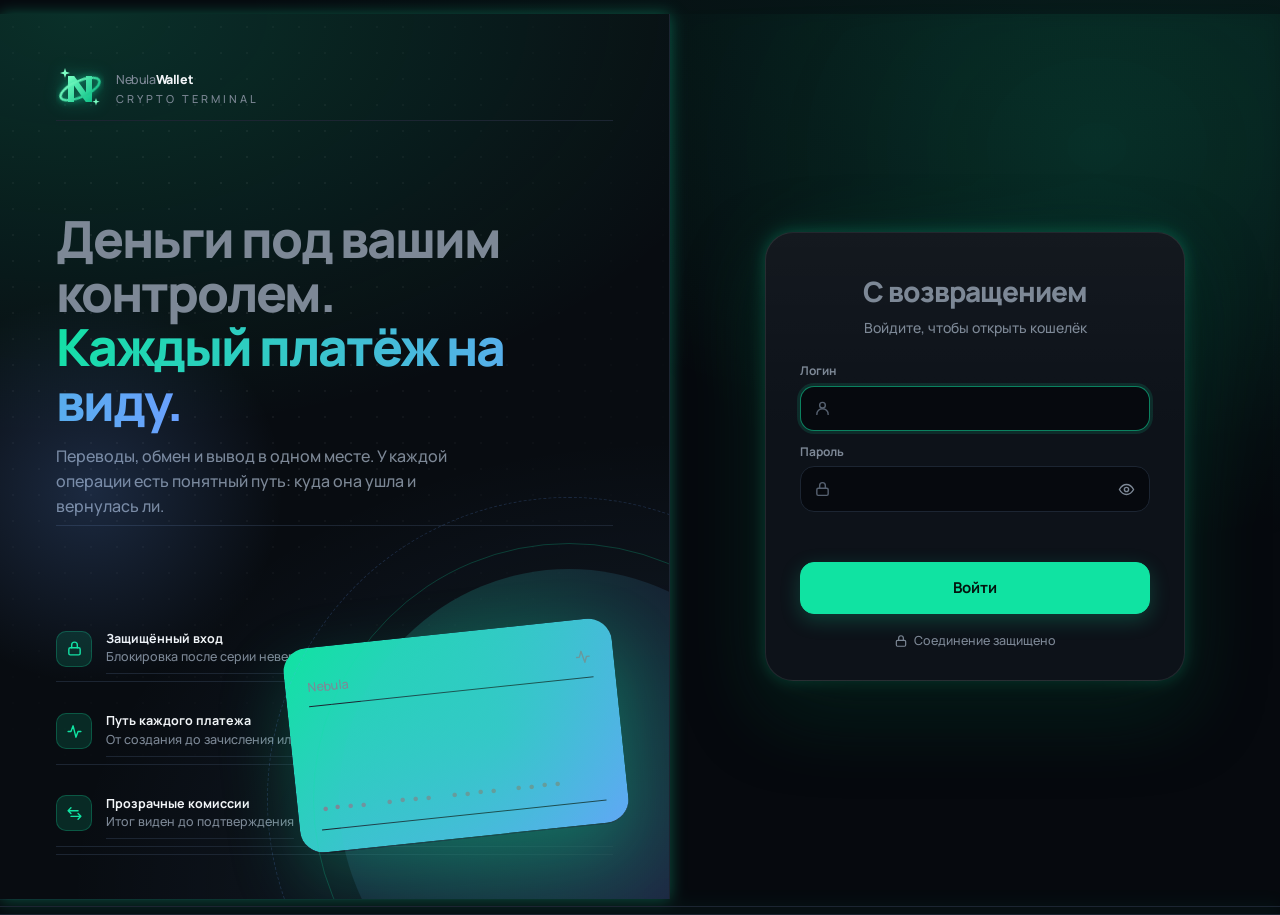
<file: index.html>
<!DOCTYPE html>
<html lang="ru"><head><meta charset="utf-8">
<meta name="viewport" content="width=device-width, initial-scale=1, viewport-fit=cover">
<title>Nebula Wallet</title>
<link href="https://fonts.googleapis.com/css2?family=Manrope:wght@500;600;700;800&family=JetBrains+Mono:wght@500;600&display=swap" rel="stylesheet">
<style>
:root{--bg:#06090e;--card:#0d1219;--c2:#121a24;--line:#1c2532;--tx:#f2f5f8;--mut:#7d8896;--ac:#10e3a2;--dn:#ff5c61;--bl:#6aa0ff;--am:#f0b429;color-scheme:dark;box-sizing:border-box;padding-top:env(safe-area-inset-top,0px);padding-bottom:env(safe-area-inset-bottom,0px)}
html{scroll-padding-top:env(safe-area-inset-top,0px)}
*{box-sizing:border-box}
body{margin:0;background:var(--bg);color:var(--tx);font:600 14px/1.45 Manrope,system-ui,sans-serif;min-height:100vh}
button,input,select{font:inherit;color:inherit}button{cursor:pointer;border:0;background:none}
:focus-visible{outline:2px solid var(--ac);outline-offset:2px}
.m{font-family:'JetBrains Mono',ui-monospace,monospace;font-weight:500}
.w{max-width:1120px;margin:0 auto;padding:0 20px}
.tl{display:flex;gap:8px}
.seg{display:flex;background:var(--card);border:1px solid var(--line);border-radius:12px;padding:3px}
.seg button{width:34px;height:28px;border-radius:9px;color:var(--mut);font-weight:800}.seg button.on{background:var(--ac);color:#04130e}
.ib{width:38px;height:38px;border-radius:12px;display:grid;place-items:center;background:var(--card);border:1px solid var(--line)}
.i{width:17px;height:17px}
main{padding:30px 0 100px}
.top{display:flex;justify-content:space-between;align-items:flex-start;gap:14px;flex-wrap:wrap;margin-bottom:26px}
h1{margin:0;font-size:30px;letter-spacing:-.8px;font-weight:800}.top p{margin:4px 0 0;color:var(--mut)}
.bs{display:flex;gap:10px;flex-wrap:wrap}
.b{display:flex;gap:8px;align-items:center;padding:11px 18px;border-radius:12px;background:var(--card);border:1px solid var(--line);font-weight:700;transition:.15s}
.b:hover{border-color:#2b3a4d;background:var(--c2)}
.b.p{background:var(--ac);color:#04130e;border-color:var(--ac);box-shadow:0 0 28px rgba(16,227,162,.28)}.b.p:hover{background:#3df0b8}
.b.s{padding:7px 12px;font-size:13px}.b.d{color:var(--dn)}
.card{background:var(--card);border:1px solid var(--line);border-radius:22px;padding:22px}
.hero{border-radius:28px;padding:32px;background:radial-gradient(620px 300px at 100% 0,rgba(16,227,162,.16),transparent),var(--card);position:relative;overflow:hidden}
.lbl{display:flex;gap:10px;align-items:center;color:var(--mut);font-size:12px;letter-spacing:.8px;text-transform:uppercase}
.live{background:rgba(16,227,162,.14);color:var(--ac);padding:2px 8px;border-radius:6px;font-size:11px;font-weight:800;letter-spacing:0}.live:before{content:"";display:inline-block;width:6px;height:6px;border-radius:50%;background:var(--ac);margin-right:5px;animation:pl 1.6s infinite}
@keyframes pl{50%{opacity:.25}}
.big{font-size:clamp(34px,7vw,58px);font-weight:800;letter-spacing:-2px;margin:10px 0 2px;line-height:1.1}
.alt{color:var(--mut);font-size:15px}
.pill{position:absolute;right:28px;top:28px;display:flex;gap:6px;align-items:center}
.chg{border:1px solid rgba(16,227,162,.35);background:rgba(16,227,162,.1);color:var(--ac);padding:7px 12px;border-radius:10px;font-weight:800;font-size:13px}
.rg{display:flex;gap:3px;margin-top:8px;justify-content:flex-end}.rg button{padding:4px 10px;border-radius:8px;color:var(--mut);font-size:12px;font-weight:800}.rg button.on{background:var(--c2);color:var(--ac)}
.cw{position:relative;height:150px;margin-top:14px;touch-action:none}.cw svg{width:100%;height:100%;display:block}
.dot{position:absolute;width:11px;height:11px;border-radius:50%;background:var(--ac);box-shadow:0 0 12px var(--ac);transform:translate(-50%,-50%);pointer-events:none}
.tip{position:absolute;top:-4px;background:var(--c2);border:1px solid var(--line);padding:5px 10px;border-radius:9px;font-size:12px;font-weight:700;pointer-events:none;display:none;white-space:nowrap;transform:translateX(-50%)}
.up{color:var(--ac)}.dn{color:var(--dn)}
.g4{display:grid;grid-template-columns:repeat(4,1fr);gap:14px;margin:16px 0 30px}
.st{padding:18px;display:grid;gap:4px}.st .r{display:flex;justify-content:space-between;align-items:center;margin-bottom:12px}
.si{width:36px;height:36px;border-radius:10px;display:grid;place-items:center;background:color-mix(in srgb,var(--k) 14%,transparent);color:var(--k);border:1px solid color-mix(in srgb,var(--k) 25%,transparent)}
.st small{color:var(--mut);font-weight:600}.st b{font-size:22px;letter-spacing:-.5px}
.sh{display:flex;justify-content:space-between;align-items:center;margin:0 0 14px;font-size:16px;font-weight:800}
.sh span:first-child{border-left:3px solid var(--ac);padding-left:10px}
.lnk{color:var(--mut);font-size:13px;font-weight:600}.lnk:hover{color:var(--ac)}
.ag{display:grid;grid-template-columns:repeat(4,1fr);gap:14px;margin-bottom:30px}
.ac{padding:18px;text-align:left;display:grid;gap:22px;transition:.15s}.ac:hover{border-color:#2b3a4d;transform:translateY(-2px)}
.at{display:flex;gap:11px;align-items:flex-start}.at>div:nth-child(2){flex:1;min-width:0}
.at small{display:block;color:var(--mut);font-weight:500;font-size:12px}
.at .am{text-align:right}.at .am b{font-size:14px}
.cn{width:34px;height:34px;border-radius:10px;display:grid;place-items:center;font-style:normal;font-weight:800;background:var(--c2);border:1px solid var(--line);flex:none}
.ab{display:flex;justify-content:space-between;border-top:1px solid var(--line);padding-top:12px;font-size:12px}
.ab .m{color:var(--mut)}.ab b{font-weight:800}
.lst{padding:6px}
.row{display:flex;align-items:center;gap:14px;padding:14px;border-bottom:1px solid var(--line)}.row:last-child{border:0}
.ti{width:40px;height:40px;border-radius:12px;display:grid;place-items:center;flex:none;background:color-mix(in srgb,var(--k) 13%,transparent);color:var(--k);border:1px solid color-mix(in srgb,var(--k) 28%,transparent)}
.rm{flex:1;min-width:0;display:grid}.rm small,.rr small{color:var(--mut);font-weight:500;font-size:12px}
.rr{display:grid;text-align:right;justify-items:end;gap:3px}
.bd{padding:2px 9px;border-radius:6px;font-size:11px;font-weight:800;background:color-mix(in srgb,var(--k) 15%,transparent);color:var(--k)}
.tb{display:flex;gap:10px;flex-wrap:wrap;margin-bottom:14px}
input,select{background:var(--card);border:1px solid var(--line);border-radius:12px;padding:11px 14px;width:100%}
.tb input{flex:1;min-width:170px;width:auto}.tb select{width:auto}
.ch{display:flex;gap:6px;flex-wrap:wrap;margin-bottom:14px}.ch button{padding:7px 14px;border-radius:10px;border:1px solid var(--line);background:var(--card);color:var(--mut);font-weight:700}.ch button.on{background:var(--c2);color:var(--ac);border-color:rgba(16,227,162,.4)}
.dl{padding:14px 14px 4px;color:var(--mut);font-weight:700;font-size:12px}
.g2{display:grid;grid-template-columns:1fr 1fr;gap:14px;margin-bottom:14px}
.f{display:grid;gap:6px;margin-bottom:12px;font-size:12px;color:var(--mut);font-weight:700}.f input,.f select{color:var(--tx);font-weight:600}.mx{float:right;color:var(--ac);cursor:pointer}
.hint{color:var(--mut);font-size:12.5px;margin:0 0 14px;min-height:18px;font-weight:500}
.ban{border:1px solid rgba(240,180,41,.4);background:rgba(240,180,41,.08);color:var(--am);padding:12px 16px;border-radius:14px;margin-bottom:18px;font-weight:700}
.mdl{position:fixed;inset:0;background:rgba(2,4,8,.7);backdrop-filter:blur(5px);display:none;align-items:flex-end;justify-content:center;z-index:20}.mdl.on{display:flex}
.sheet{background:var(--card);border:1px solid var(--line);width:100%;max-width:440px;border-radius:24px 24px 0 0;padding:22px;max-height:92vh;overflow:auto;animation:su .2s ease-out}
@media(min-width:620px){.mdl{align-items:center}.sheet{border-radius:24px}}
@keyframes su{from{transform:translateY(20px);opacity:0}}
.mh{display:flex;justify-content:space-between;align-items:center;font-size:19px;font-weight:800;margin-bottom:16px}
.adr{word-break:break-all;background:var(--bg);border:1px dashed var(--line);border-radius:12px;padding:14px;margin-bottom:12px;font-size:13px}
.tg{display:flex;justify-content:space-between;align-items:center;padding:6px 0}.sw{width:44px;height:24px;border-radius:99px;background:var(--line);position:relative}.sw:after{content:"";position:absolute;left:3px;top:3px;width:18px;height:18px;border-radius:50%;background:#fff;transition:.2s}.sw.on{background:var(--ac)}.sw.on:after{left:23px}
table{width:100%;border-collapse:collapse}td,th{padding:11px 8px;text-align:left;border-bottom:1px solid var(--line);font-size:13px}th{color:var(--mut);font-weight:700}.tw{overflow-x:auto}
.lg div{padding:7px 0;border-bottom:1px solid var(--line);font-size:12.5px;color:var(--mut);font-weight:500}.lg b{color:var(--tx);margin-right:6px}
.toast{position:fixed;left:50%;bottom:90px;transform:translateX(-50%) translateY(20px);background:var(--c2);border:1px solid var(--ac);padding:11px 18px;border-radius:12px;font-weight:700;opacity:0;pointer-events:none;transition:.25s;z-index:30}.toast.on{opacity:1;transform:translateX(-50%)}
.ft{color:var(--mut);font-size:12px;text-align:center;margin-top:30px;font-weight:500}
@media(max-width:860px){.g4,.ag{grid-template-columns:1fr 1fr}.g2{grid-template-columns:1fr}.pill{position:static;margin-bottom:8px}}
.app{display:grid;grid-template-columns:272px 1fr;min-height:100vh}
.sb{position:sticky;top:0;height:100vh;overflow:auto;background:#090c11;border-right:1px solid var(--line);padding:18px 14px;display:flex;flex-direction:column;gap:2px;z-index:15}
.br{display:flex;gap:9px;align-items:center;font-weight:800;font-size:17px;letter-spacing:-.3px;padding:2px 6px 16px}
.pr{display:flex;gap:12px;align-items:center;padding:6px 6px 18px;text-align:left;border-bottom:1px solid var(--line);margin-bottom:6px;width:100%}.pr span{display:grid}.pr small{color:var(--mut);font-size:12px}
.av{width:44px;height:44px;border-radius:12px;display:grid;place-items:center;font-style:normal;font-weight:800;color:var(--ac);background:rgba(16,227,162,.1);border:1px solid rgba(16,227,162,.4);box-shadow:0 0 18px rgba(16,227,162,.15);flex:none}
.gh{display:flex;justify-content:space-between;align-items:center;padding:16px 10px 6px;color:#566170;font-size:11px;font-weight:800;letter-spacing:1.2px;width:100%}.gh svg{width:14px;height:14px;transition:.2s}.gh.cl svg{transform:rotate(-90deg)}.gl.cl{display:none}
.ni{display:flex;align-items:center;gap:12px;padding:11px 12px;border-radius:12px;color:#8b95a3;font-weight:600;width:100%;position:relative;transition:.15s}.ni:hover{color:var(--tx);background:rgba(255,255,255,.03)}
.ni.on{color:#fff;font-weight:800;background:linear-gradient(90deg,rgba(16,227,162,.18),transparent)}.ni.on svg{color:var(--ac)}.ni.on:before{content:"";position:absolute;left:-14px;top:8px;bottom:8px;width:3px;border-radius:0 3px 3px 0;background:var(--ac);box-shadow:0 0 12px var(--ac)}
.nb{margin-left:auto;font-style:normal;background:var(--ac);color:#04130e;border-radius:99px;padding:0 7px;font-size:11px;font-weight:800}
.gs{margin-top:auto;padding-top:14px;border-top:1px solid var(--line)}
.mn{min-width:0}
.tbar{position:sticky;top:0;z-index:5;display:flex;align-items:center;gap:12px;height:60px;padding:0 20px;background:rgba(6,9,14,.85);backdrop-filter:blur(14px);border-bottom:1px solid var(--line)}.tbar b{flex:1;font-size:15px}
.bur{display:none}.scr{display:none}
textarea{background:var(--card);border:1px solid var(--line);border-radius:12px;padding:11px 14px;width:100%;resize:vertical;color:var(--tx)}
details{border-bottom:1px solid var(--line);padding:12px 0}summary{cursor:pointer;font-weight:700}details p{color:var(--mut);margin:8px 0 0;font-weight:500}
.stp{list-style:none;counter-reset:s;padding:0;margin:0;display:grid;gap:12px}.stp li{counter-increment:s;display:flex;gap:12px;color:var(--mut);font-weight:500}.stp li:before{content:counter(s);width:24px;height:24px;border-radius:8px;background:var(--c2);color:var(--ac);display:grid;place-items:center;font-weight:800;flex:none;font-size:12px}
@media(max-width:860px){.app{grid-template-columns:1fr}.sb{position:fixed;left:0;top:0;bottom:0;width:280px;transform:translateX(-100%);transition:.25s}.sb.open{transform:none}.bur{display:grid}.scr.on{display:block;position:fixed;inset:0;background:rgba(0,0,0,.6);z-index:14}}
@media(max-width:640px){h1{font-size:24px}.hero{padding:22px}.g4,.ag{gap:10px}.cts{grid-template-columns:1fr 1fr}.ab{flex-direction:column;gap:2px}.tbar{padding:0 12px}}
.app.lg{grid-template-columns:1fr}.app.lg .sb,.app.lg .tbar{display:none}
.lgw{min-height:80vh;display:grid;place-items:center}.lgc{width:100%;max-width:400px;padding:30px}.lgc h1{text-align:center;margin-bottom:4px}.lgc>p{text-align:center;margin:0 0 20px}
.seg.w{display:flex;margin-bottom:18px}.seg.w button{flex:1;width:auto;height:34px}
.cts{display:grid;grid-template-columns:repeat(3,1fr);gap:10px;margin-bottom:16px}.ct{padding:12px;display:grid;gap:5px;justify-items:center;text-align:center}.ct:disabled{opacity:.4;cursor:not-allowed}
.hb{display:grid;grid-template-columns:96px 1fr auto;gap:10px;align-items:center;padding:6px 0;font-size:13px}.tk{background:var(--c2);border-radius:99px;height:8px;overflow:hidden;display:block}.tk i{display:block;height:100%;border-radius:99px}
.kv{display:flex;justify-content:space-between;gap:12px;padding:11px 0;border-bottom:1px solid var(--line)}.kv span{color:var(--mut)}
.rp{margin:8px 0 0;padding:10px 12px;border-radius:12px;background:var(--c2);border-left:3px solid var(--ac);font-weight:500}
@media(prefers-reduced-motion:reduce){*{animation:none!important;transition:none!important}}

body{background:radial-gradient(900px 520px at 88% -8%,rgba(16,227,162,.09),transparent),radial-gradient(760px 520px at -8% 108%,rgba(106,160,255,.07),transparent),var(--bg);background-attachment:fixed}
::-webkit-scrollbar{width:10px;height:10px}::-webkit-scrollbar-thumb{background:#1c2532;border-radius:10px;border:2px solid var(--bg)}
.card:not(.hero){background:linear-gradient(180deg,rgba(255,255,255,.028),transparent 45%),var(--card)}
.b:active{transform:scale(.98)}
input:focus,select:focus,textarea:focus{outline:0;border-color:rgba(16,227,162,.55);box-shadow:0 0 0 3px rgba(16,227,162,.12)}
.sheet{background:linear-gradient(180deg,rgba(255,255,255,.03),transparent 40%),var(--card);box-shadow:0 30px 80px rgba(0,0,0,.55)}
.row[data-act=tx]{cursor:pointer;transition:background .15s;border-radius:14px}.row[data-act=tx]:hover{background:rgba(255,255,255,.035)}
.row[data-act=tx]:after{content:"›";color:#566170;font-size:22px;line-height:1;margin-left:-4px}
.tlv{display:grid}.tv{display:flex;gap:12px;position:relative;padding-bottom:16px}.tv:last-child{padding-bottom:0}
.tv>i{width:12px;height:12px;border-radius:50%;background:var(--card);border:2px solid var(--line);flex:none;margin-top:4px;position:relative;z-index:1}
.tv:not(:last-child):before{content:"";position:absolute;left:5px;top:18px;bottom:-4px;width:2px;background:var(--line)}
.tv.done:not(:last-child):before{background:rgba(16,227,162,.5)}
.tv.done>i{background:var(--ac);border-color:var(--ac);box-shadow:0 0 10px rgba(16,227,162,.5)}
.tv.cur>i{border-color:var(--bl);box-shadow:0 0 10px rgba(106,160,255,.5);animation:pl 1.6s infinite}
.tv.bad>i{background:var(--dn);border-color:var(--dn)}.tv.ret>i{background:var(--am);border-color:var(--am);box-shadow:0 0 10px rgba(240,180,41,.4)}
.tv.wait b{color:var(--mut)}.tv b{display:block}.tv small{color:var(--mut);font-weight:500;font-size:12px}
.rt{display:grid;grid-template-columns:1fr auto 1fr;gap:10px;align-items:center;margin:0 0 18px}
.rt>div{background:var(--c2);border:1px solid var(--line);border-radius:14px;padding:12px;display:grid;gap:3px;min-width:0}
.rt small{color:var(--mut);font-weight:500;font-size:11px}.rt b{overflow:hidden;text-overflow:ellipsis;font-size:13px}.rt .ar{color:var(--ac);display:grid}
.spn{width:15px;height:15px;border-radius:50%;border:2px solid rgba(4,19,14,.3);border-top-color:#04130e;animation:spin .7s linear infinite}
@keyframes spin{to{transform:rotate(360deg)}}
.app.lg #app{max-width:none;padding:0;margin:0}.app.lg main{padding:0}.app.lg .ft{display:none}
.lgs{display:grid;grid-template-columns:1.1fr 1fr;min-height:100vh}
.lgl{position:relative;overflow:hidden;padding:44px 56px;display:flex;flex-direction:column;justify-content:space-between;gap:36px;border-right:1px solid var(--line);background:radial-gradient(700px 420px at 12% 0,rgba(16,227,162,.17),transparent),radial-gradient(600px 460px at 100% 100%,rgba(106,160,255,.13),transparent),#080c11}
.lgl:before{content:"";position:absolute;inset:0;background-image:radial-gradient(rgba(255,255,255,.07) 1px,transparent 1px);background-size:26px 26px;-webkit-mask-image:radial-gradient(circle at 30% 30%,#000,transparent 70%);mask-image:radial-gradient(circle at 30% 30%,#000,transparent 70%);pointer-events:none}
.lgl>:not(.orb){position:relative}
.lgb{display:flex;align-items:center;gap:12px;font-size:20px;font-weight:800;letter-spacing:-.4px}
.lgt h2{margin:0 0 16px;font-size:clamp(32px,4vw,52px);line-height:1.06;letter-spacing:-2px;font-weight:800}
.lgt h2 span{background:linear-gradient(90deg,var(--ac),var(--bl));-webkit-background-clip:text;background-clip:text;color:transparent}
.lgt p{margin:0;color:var(--mut);max-width:430px;font-size:16px;font-weight:500;line-height:1.55}
.lgf{display:grid;gap:16px}.lgf>div{display:flex;gap:14px;align-items:center}.lgf small{display:block;color:var(--mut);font-weight:500;font-size:12.5px}
.orb{position:absolute;right:-130px;bottom:-130px;width:460px;height:460px;border-radius:50%;background:radial-gradient(circle at 35% 35%,rgba(16,227,162,.32),rgba(106,160,255,.1) 55%,transparent 70%);pointer-events:none}
.orb:before,.orb:after{content:"";position:absolute;inset:-26px;border-radius:50%;border:1px solid rgba(16,227,162,.22);animation:spin 50s linear infinite}
.orb:after{inset:-72px;border:1px dashed rgba(106,160,255,.18);animation-duration:80s;animation-direction:reverse}
.lgr{display:grid;place-items:center;padding:30px 20px}
.lgc{width:100%;max-width:420px;padding:38px 34px 30px;border-radius:28px;box-shadow:0 30px 80px rgba(0,0,0,.45)}
.lgc h1{font-size:28px;margin-bottom:6px}.lgc>p.alt{font-size:14px;margin-bottom:24px}
.lgm{display:none;justify-content:center;margin-bottom:18px}
.fi{position:relative;display:block}.fi>svg{position:absolute;left:14px;top:50%;transform:translateY(-50%);color:#566170;pointer-events:none}
.fi input{padding:13px 46px 13px 42px;border-radius:14px;background:var(--bg)}
.pe{position:absolute;right:5px;top:50%;transform:translateY(-50%);width:38px;height:38px;border-radius:10px;color:var(--mut);display:grid;place-items:center}.pe:hover{color:var(--tx)}
.lgc .b.p{padding:14px;border-radius:14px;font-size:15px;margin-top:4px}.lgc .b.p:disabled{opacity:.85;cursor:progress}
.hint.sec{display:flex;gap:6px;justify-content:center;align-items:center;margin:18px 0 0}.hint.sec svg{width:14px;height:14px}
.shake{animation:sk .35s}@keyframes sk{20%,60%{transform:translateX(-7px)}40%,80%{transform:translateX(7px)}}
@media(max-width:860px){.lgs{grid-template-columns:1fr}.lgl{display:none}.lgm{display:flex}}
@media(max-width:480px){.rt{grid-template-columns:1fr}.rt .ar{transform:rotate(90deg)}}

.w{max-width:1320px}
.lgl:after{content:"";position:absolute;width:420px;height:420px;left:-120px;top:30%;border-radius:50%;background:radial-gradient(circle,rgba(106,160,255,.2),transparent 65%);animation:fl2 12s ease-in-out infinite alternate;pointer-events:none}
@keyframes fl2{to{transform:translate(180px,-90px)}}
.lgl>.cc{position:absolute;right:48px;bottom:60px;width:min(330px,60%);aspect-ratio:1.6;border-radius:24px;padding:22px;display:flex;flex-direction:column;justify-content:space-between;background:linear-gradient(135deg,#10e3a2,#6aa0ff);color:#04130e;font-weight:800;box-shadow:0 30px 70px rgba(16,227,162,.25);transform:rotate(-6deg);animation:fl 7s ease-in-out infinite}
@keyframes fl{50%{transform:rotate(-3deg) translateY(-12px)}}
.lgr{background:radial-gradient(520px 420px at 70% 15%,rgba(16,227,162,.1),transparent)}
.lgc{background:linear-gradient(180deg,rgba(255,255,255,.05),transparent 40%),rgba(13,18,25,.85);backdrop-filter:blur(16px);border-color:rgba(255,255,255,.09)}
@media(max-width:1200px){.lgl>.cc{display:none}}
.mt{display:grid;grid-template-columns:repeat(3,1fr);gap:10px;margin-bottom:16px}
.mt button{display:grid;gap:8px;justify-items:start;text-align:left;padding:14px;border-radius:16px;background:var(--card);border:1px solid var(--line);transition:.15s}
.mt button:hover{border-color:#2b3a4d}.mt small{color:var(--mut);font-weight:500;font-size:12px}
.mt button.on{border-color:rgba(16,227,162,.55);background:linear-gradient(135deg,rgba(16,227,162,.14),transparent 70%),var(--card);box-shadow:0 0 0 3px rgba(16,227,162,.08)}
input.amt{font-size:30px;font-weight:800;letter-spacing:-1px;padding:15px 18px;border-radius:16px;background:var(--bg)}
#hn.hint{background:var(--c2);border:1px solid var(--line);border-radius:14px;padding:12px 14px;color:var(--tx);font-size:13px}
#fvb.on{color:var(--am);border-color:rgba(240,180,41,.5)}
@media(max-width:560px){.mt{grid-template-columns:1fr}}

#app>*{animation:fi .35s both}@keyframes fi{from{opacity:0;transform:translateY(8px)}}
.card{transition:transform .15s,border-color .15s}.ag .card:hover,.ct:hover{transform:translateY(-2px);border-color:#2b3a4d}
.srow{display:grid;grid-template-columns:1fr 130px;gap:10px;align-items:center}
.sbx{background:var(--c2);border:1px solid var(--line);border-radius:18px;padding:14px;display:grid;gap:8px}
.sbx .lbl{display:flex;justify-content:space-between}
.sflip{display:grid;place-items:center;margin:-6px 0;position:relative;z-index:1}
.srow input.amt{background:transparent;border:0;padding:4px 0;box-shadow:none!important}
details{border-radius:12px;transition:background .15s}details[open]{background:rgba(255,255,255,.03)}
.ag{grid-template-columns:repeat(auto-fill,minmax(270px,1fr))!important}.ag .card{min-width:0}.qr{display:flex;gap:6px;flex-wrap:wrap;margin-top:10px}.qr button{font-size:12px;padding:6px 10px;border-radius:999px;border:1px solid var(--line);color:var(--mut)}.qr button:hover{color:var(--tx);border-color:#2b3a4d}
.wm{color:var(--ac);font-weight:800}.br{font-weight:800;letter-spacing:-.3px}.lgb small{display:block;font-size:11px;letter-spacing:3px;color:var(--mut);font-weight:500;text-transform:uppercase;margin-top:2px}
.lg{filter:drop-shadow(0 0 8px rgba(16,227,162,.35));flex:none}.lg .or{filter:drop-shadow(0 0 3px rgba(16,227,162,.6))}
.lg .tw{transform-box:fill-box;transform-origin:center;animation:tw 2.6s ease-in-out infinite}.lg .t2{animation-delay:1.3s}@keyframes tw{50%{opacity:.25;transform:scale(.6)}}
.b.p{box-shadow:0 6px 20px rgba(16,227,162,.22)}.b.p:hover{box-shadow:0 8px 28px rgba(16,227,162,.4);transform:translateY(-1px)}
.mq{overflow:hidden;border:1px solid var(--line);border-radius:14px;background:var(--card);margin:-8px 0 18px;-webkit-mask-image:linear-gradient(90deg,transparent,#000 6%,#000 94%,transparent);mask-image:linear-gradient(90deg,transparent,#000 6%,#000 94%,transparent)}
.mqt{display:flex;gap:28px;width:max-content;padding:11px 14px;animation:mq 45s linear infinite}.mq:hover .mqt{animation-play-state:paused}
.mi{display:flex;gap:8px;font-size:13px;font-weight:600;white-space:nowrap}.mi b{color:var(--mut)}.mi i{font-style:normal}@keyframes mq{to{transform:translateX(-50%)}}
.ag>.card{animation:fi .45s both}.ag>:nth-child(2){animation-delay:.05s}.ag>:nth-child(3){animation-delay:.1s}.ag>:nth-child(4){animation-delay:.15s}.ag>:nth-child(n+5){animation-delay:.2s}
.lst>.row{animation:fi .4s both}.lst>.row:nth-child(2){animation-delay:.05s}.lst>.row:nth-child(3){animation-delay:.1s}.lst>.row:nth-child(n+4){animation-delay:.15s}
.bn{display:none}.bn:empty{display:none!important}
.bn button{display:grid;justify-items:center;gap:3px;flex:1;padding:8px 2px;border-radius:16px;color:var(--mut);font-size:10.5px;font-weight:700;transition:.15s}
.bn button.on{color:var(--ac);background:rgba(16,227,162,.1);box-shadow:inset 0 0 0 1px rgba(16,227,162,.25)}
@media(max-width:860px){.bn{display:flex;position:fixed;left:10px;right:10px;bottom:max(10px,env(safe-area-inset-bottom));z-index:12;background:rgba(13,18,25,.9);backdrop-filter:blur(16px);border:1px solid var(--line);border-radius:22px;padding:6px;box-shadow:0 14px 40px rgba(0,0,0,.5)}main{padding-bottom:110px}}
@media(max-width:640px){main{padding-top:16px}.top{margin-bottom:18px}.top h1{font-size:23px;letter-spacing:-.6px}.top>.bs{width:100%;display:grid;grid-template-columns:repeat(3,1fr);gap:8px}.top>.bs .b{flex-direction:column;gap:4px;padding:11px 4px;font-size:12.5px}#pt{font-size:14px;overflow:hidden;text-overflow:ellipsis;white-space:nowrap;min-width:0}.tl{margin-left:auto}.hero .big{font-size:clamp(30px,10vw,44px)}.ag{grid-template-columns:1fr!important}.mq{margin-top:0}.lgc{padding:30px 22px 24px}}

.tbar{height:64px;box-shadow:0 12px 30px rgba(0,0,0,.25)}#pt{font-size:15px;font-weight:800}
.lvc{display:inline-flex;align-items:center;gap:6px;font-size:11px;font-weight:800;letter-spacing:.5px;color:var(--ac);background:rgba(16,227,162,.1);border:1px solid rgba(16,227,162,.25);padding:4px 9px;border-radius:999px;white-space:nowrap}
.lvc i{width:6px;height:6px;border-radius:50%;background:var(--ac);animation:pl 1.6s infinite}.lvc.off{color:var(--am);background:rgba(240,180,41,.1);border-color:rgba(240,180,41,.3)}.lvc.off i{background:var(--am);animation:none}
main{padding-top:40px}.top{margin-bottom:28px}.top h1{font-size:clamp(26px,3.2vw,38px);letter-spacing:-1.2px}.top p{font-size:14px;margin-top:6px;text-transform:none}.top>.bs .b{padding:12px 18px;border-radius:14px}
.nofx #app>*,.nofx .ag>.card,.nofx .lst>.row{animation:none!important}
@media(max-width:640px){main{padding-top:18px}.lvc{font-size:10px;padding:3px 7px}}
</style><meta name="theme-color" content="#06090d"><link rel="icon" href="data:image/svg+xml,%3Csvg xmlns=%27http://www.w3.org/2000/svg%27 viewBox=%270 0 48 48%27%3E%3Crect width=%2748%27 height=%2748%27 rx=%2713%27 fill=%27%230a1210%27/%3E%3Cpath d=%27M12 37V11h6.2L30 27.5V11h6v26h-6.2L18 20.5V37z%27 fill=%27%2310e3a2%27/%3E%3C/svg%3E"></head>
<body>
<div class="app"><aside class="sb" id="sb"></aside><div class="mn"><div class="tbar"><button class="ib bur" data-act="menu" aria-label="Меню"><svg class="i" viewBox="0 0 24 24" fill="none" stroke="currentColor" stroke-width="2" stroke-linecap="round"><path d="M4 7h16M4 12h16M4 17h16"/></svg></button><b id="pt"></b><span class="lvc" id="lvc"><i></i>LIVE</span><div class="tl"><button class="ib" id="eye" data-act="eye" aria-label="Скрыть баланс"></button><div class="seg" id="cur"><button data-c="RUB" aria-label="Рубли">₽</button><button data-c="USD" aria-label="Доллары">$</button></div></div></div><main class="w" id="app"></main></div></div><div class="scr" id="scr" data-act="menu"></div>
<div id="md" class="mdl"></div><div id="ts" class="toast"></div>
<nav class="bn" id="bn" aria-label="Навигация"></nav><script>
const $=s=>document.querySelector(s);
const ic=p=>`<svg class="i" viewBox="0 0 24 24" fill="none" stroke="currentColor" stroke-width="2" stroke-linecap="round" stroke-linejoin="round">${p}</svg>`;
const I={eye:'<path d="M2 12s4-7 10-7 10 7 10 7-4 7-10 7S2 12 2 12z"/><circle cx="12" cy="12" r="3"/>',off:'<path d="M3 3l18 18M10.6 6.1A9.7 9.7 0 0112 5c6 0 10 7 10 7a17 17 0 01-3.2 4M6.5 6.6C3.7 8.4 2 12 2 12s4 7 10 7c1.7 0 3.2-.5 4.5-1.2"/>',send:'<path d="M12 19V5M5 12l7-7 7 7"/>',recv:'<path d="M12 5v14M5 12l7 7 7-7"/>',swap:'<path d="M7 4L3 8l4 4M3 8h14M17 20l4-4-4-4M21 16H7"/>',plus:'<path d="M12 5v14M5 12h14"/>',star:'<path d="M12 3l2.1 5.9L20 11l-5.9 2.1L12 19l-2.1-5.9L4 11l5.9-2.1z"/>',x:'<path d="M6 6l12 12M18 6L6 18"/>',lock:'<rect x="4" y="11" width="16" height="10" rx="2"/><path d="M8 11V7a4 4 0 018 0v4"/>',trend:'<path d="M3 17l6-6 4 4 8-8M15 7h6v6"/>',wal:'<rect x="3" y="6" width="18" height="14" rx="3"/><path d="M3 10h18M16 15h2"/>',pulse:'<path d="M3 12h4l3-8 4 16 3-8h4"/>',user:'<circle cx="12" cy="8" r="4"/><path d="M4 21a8 8 0 0116 0"/>'};
const RATE0=83.63,T0=29792,R0=2491605.66,K=R0/(T0*RATE0),KEY='nw-v2';
const A=[['BTC','Bitcoin',96000,9800,1.8],['ETH','Ethereum',3400,6200,2.4],['USDT','Tether USDT',1,4500,0],['SOL','Solana',185,2350,3.1],['TON','Toncoin',5.6,1400,-1.2],['BNB','BNB',610,1250,.7],['XRP','XRP',2.4,980,-.6],['USDC','USD Coin',1,900,0],['DOGE','Dogecoin',.32,640,4.2],['ADA','Cardano',.85,560,-2.1],['AVAX','Avalanche',38,420,1.5],['TRX','TRON',.24,400,.3],['LINK','Chainlink',18,392,-.9]];
const P={};A.forEach(a=>P[a[0]]=a[2]);
const TY={in:['Пополнение','var(--ac)','recv'],out:['Отправлено','var(--dn)','send'],wd:['Заявка на вывод','var(--dn)','send'],swap:['Обмен','var(--bl)','swap'],buy:['Покупка','var(--ac)','plus'],earn:['Награда','var(--am)','star']};
const ST={done:['Завершено','var(--ac)'],way:['В пути','var(--bl)'],proc:['В обработке','var(--am)'],rej:['Отклонено','var(--dn)'],ret:['Возвращено','var(--am)']};
let id0=1;const mk=(t,s,a,m,ti,sb,st='done',u)=>({id:id0++,t,s,a,d:Date.now()-m*6e4,ti,sb,st,u:u??Math.abs(a)*P[s]});
function seed(){const H={};A.forEach(a=>H[a[0]]=a[3]/a[2]);A.forEach(a=>{if(!/^US/.test(a[0]))H[a[0]]=0});H.USDT=6e4;H.USDC=28820.25;
const old=[['in','USDT',2000,31,9,'Перевод на кошелёк'],['buy','BTC',.05,3,15,'Покупка картой'],['in','ETH',.5,4,11,'Сеть Ethereum'],['out','USDT',-650,5,20,'Оплата услуг'],['swap','SOL',-10,6,9,'SOL → ETH'],['earn','ETH',.011,7,6,'Стейкинг'],['in','BNB',1.2,8,14,'Сеть BNB Chain'],['out','XRP',-300,9,17,'Вывод на Ledger'],['buy','DOGE',1500,11,13,'Покупка картой'],['in','USDC',900,13,10,'Зарплата в USDC'],['swap','ADA',-400,15,16,'ADA → TRX'],['earn','SOL',.31,17,6,'Стейкинг'],['out','BTC',-.015,20,19,'На холодный кошелёк'],['in','AVAX',8,23,12,'Сеть Avalanche'],['buy','LINK',22,27,11,'Покупка картой'],['out','ETH',-.25,38,15,'Оплата покупки'],['swap','USDT',-1500,45,10,'USDT → BTC'],['in','TON',200,52,8,'Airdrop']];
const TX=[mk('wd','RUB',-250000,35,'Заявка на вывод','Сбербанк · ****0048','way',250000/RATE0),mk('swap','BTC',-.01,130,'Обмен BTC → USDT','0.01 BTC → 960 USDT'),mk('in','USDT',1200,260,'Пополнение USDT','Перевод на кошелёк'),mk('earn','TON',12.4,470,'Награда TON','Стейкинг'),mk('in','BTC',.021,610,'Пополнение BTC','Сеть Bitcoin'),mk('in','ETH',.3,900,'Пополнение ETH','Ожидает подтверждения','proc'),mk('out','USDT',-500,4*1440,'Перевод @marat_k','Возврат долга'),mk('out','USDT',-150,9*1440,'Перевод @alina_v','За подписку'),mk('wd','RUB',-120000,3*1440,'Заявка на вывод','Т-Банк · ****7721','done',120000/RATE0),mk('wd','RUB',-80000,12*1440,'Заявка на вывод','Сбербанк · ****0048','rej',80000/RATE0)];
old.forEach(x=>TX.push(mk(x[0],x[1],x[2],x[3]*1440+x[4]*60,x[0]==='swap'?'Обмен '+x[5]:TY[x[0]][0]+' '+x[1],x[0]==='swap'?'Внутренний обмен':x[5])));
return{H,TX,rate:RATE0,ann:'',mnt:0,log:['Система запущена'],users:[['Марат К.',12480,1,18000],['Алина В.',8350,1,12000],['Дмитрий С.',21900,1,9000],['Камила Р.',3120,1,5000],['Игорь Н.',990,1,3000],['Елена Т.',45600,0,0]]}}
const ld=k=>{try{return localStorage.getItem(k)}catch(e){return null}},sv=(k,v)=>{try{localStorage.setItem(k,v)}catch(e){}};
let D;try{D=JSON.parse(ld(KEY));if(!D||!D.TX||!D.H)D=seed()}catch(e){D=seed()}
id0=Math.max(1,...D.TX.map(x=>x.id||0))+1;
const save=()=>{const r=sv(KEY,JSON.stringify(D));try{tgHook()}catch(e){}return r},log=m=>{D.log.unshift(new Date().toLocaleTimeString('ru-RU',{hour:'2-digit',minute:'2-digit'})+' · '+m);D.log=D.log.slice(0,60)};
const S={cur:ld('nw-cur')||'RUB',hide:false,tab:'ov',rg:'1Д',fl:'all',q:'',aq:'',so:'v',adm:0};
const H=D.H,TX=D.TX;
const total=()=>A.reduce((s,a)=>s+(H[a[0]]||0)*a[2],0);
const esc=t=>String(t).replace(/[&<>"]/g,c=>({'&':'&amp;','<':'&lt;','>':'&gt;','"':'&quot;'}[c]));
const nf=(n,d=2)=>n.toLocaleString('ru-RU',{minimumFractionDigits:d,maximumFractionDigits:d});
const ca=n=>n.toLocaleString('ru-RU',{maximumFractionDigits:n>=1000?2:n>=1?4:6});
const ru=u=>u*D.rate*K;
const mon=u=>S.hide?'••••••':S.cur==='USD'?nf(u)+' $':nf(ru(u))+' ₽';
const alt=u=>S.hide?'••••••':S.cur==='USD'?nf(ru(u))+' ₽':nf(u)+' $';
const mr=r=>mon(r/(D.rate*K));
const hd=s=>S.hide?'••••':s;
const num=v=>parseFloat(String(v).replace(',','.'))||0;
const rnd=s=>()=>(s=s*16807%2147483647)/2147483647;
const RG={'1Д':[24,.8889,36e5],'7Д':[28,.8,216e5],'1М':[30,.7,864e5],'1Г':[52,.45,6048e5]},SER={};
for(const k in RG){const[n,s]=RG[k],r=rnd(k.charCodeAt(0)*97+n);SER[k]=Array.from({length:n},(_,i)=>{const e=Math.sin(Math.PI*i/(n-1));return s+(1-s)*i/(n-1)+((r()-.5)*.4+Math.sin(i/n*7)*.15)*(1-s)*e})}
const p24=(1/SER['1Д'][0]-1)*100;
const sorted=()=>A.slice().sort((a,b)=>H[b[0]]*b[2]-H[a[0]]*a[2]);
const ac=a=>{const[s,nm,p,,ch]=a,h=H[s]||0,u=h*p;return`<button class="card ac" data-act="asset" data-s="${s}"><div class="at"><i class="cn">${s[0]}</i><div><b>${s}</b><small>${nm}</small></div><div class="am"><b class="m">${hd(ca(h))}</b><small>${mon(u)}</small></div></div><div class="ab"><b class="${ch>=0?'up':'dn'}">${ch>=0?'▲':'▼'}${nf(Math.abs(ch))}%</b><span class="m">≈ ${alt(u)}</span></div></button>`};
const tr=x=>{const[,k,ik]=TY[x.t],[sl,sc]=ST[x.st];return`<div class="row" data-act="tx" data-i="${x.id}"><span class="ti" style="--k:${k}">${ic(I[ik])}</span><div class="rm"><b>${esc(x.ti)}</b><small>${dtl(x.d)} · ${esc(x.sb)}</small></div><div class="rr"><b class="m ${x.a>0?'up':''}">${x.a>0?'+':'−'}${mon(x.u)}</b><span class="bd" style="--k:${sc}">${sl}</span></div></div>`};
const dtl=d=>{const df=Math.round((new Date().setHours(0,0,0,0)-new Date(d).setHours(0,0,0,0))/864e5);return(df===0?'Сегодня':df===1?'Вчера':new Date(d).toLocaleDateString('ru-RU',{day:'numeric',month:'short'}))+', '+new Date(d).toLocaleTimeString('ru-RU',{hour:'2-digit',minute:'2-digit'})};
function chart(){const[n]=RG[S.rg],y=SER[S.rg],W=600,Hh=150,mn=Math.min(...y),mx=Math.max(...y),py=v=>Hh-10-(v-mn)/(mx-mn||1)*(Hh-30),d=y.map((v,i)=>(i?'L':'M')+(i/(n-1)*W).toFixed(1)+' '+py(v).toFixed(1)).join('');return`<div class="cw" id="cw"><svg viewBox="0 0 ${W} ${Hh}" preserveAspectRatio="none"><defs><linearGradient id="g" x1="0" y1="0" x2="0" y2="1"><stop offset="0" stop-color="#10e3a2" stop-opacity=".3"/><stop offset="1" stop-color="#10e3a2" stop-opacity="0"/></linearGradient></defs><path d="${d}L${W} ${Hh}L0 ${Hh}Z" fill="url(#g)"/><path d="${d}" fill="none" stroke="#10e3a2" stroke-width="2.5" stroke-linejoin="round" vector-effect="non-scaling-stroke"/></svg><i class="dot" id="dt" style="left:100%;top:${py(y[n-1])/Hh*100}%"></i><div class="tip" id="tp"></div></div>`}
function hov(e){const cw=$('#cw');if(!cw)return;const[n,,st]=RG[S.rg],y=SER[S.rg],r=cw.getBoundingClientRect(),i=Math.max(0,Math.min(n-1,Math.round((e.clientX-r.left)/r.width*(n-1)))),mn=Math.min(...y),mx=Math.max(...y),x=i/(n-1)*100,yy=(150-10-(y[i]-mn)/(mx-mn||1)*120)/150*100,dt=new Date(Date.now()-(n-1-i)*st),lb=S.rg==='1Д'?dt.toLocaleTimeString('ru-RU',{hour:'2-digit',minute:'2-digit'}):dt.toLocaleDateString('ru-RU',{day:'numeric',month:'short'});$('#dt').style.cssText=`left:${x}%;top:${yy}%`;const T=$('#tp');T.style.cssText=`display:block;left:${Math.max(16,Math.min(84,x))}%`;T.textContent=lb+' · '+mon(total()*y[i])}
const flt=x=>S.fl==='all'||(S.fl==='in'&&['in','buy','earn'].includes(x.t))||(S.fl==='out'&&['out','wd'].includes(x.t))||(S.fl==='swap'&&x.t==='swap');
const hist=L=>{const g={};L.forEach(x=>{(g[dtl(x.d).split(',')[0]]=g[dtl(x.d).split(',')[0]]||[]).push(x)});return Object.keys(g).map(k=>`<div class="dl">${k}</div>${g[k].map(tr).join('')}`).join('')||'<p class="hint" style="padding:20px">Ничего не найдено. Измените фильтр или запрос.</p>'};
const stat=(ik,k,l,v,b)=>`<div class="card st"><div class="r"><span class="si" style="--k:${k}">${ic(I[ik])}</span>${b||''}</div><small>${l}</small><b>${v}</b></div>`;
const ban=()=>(D.mnt?'<div class="ban">Технические работы: пополнение, вывод и обмен временно недоступны.</div>':'')+(D.ann?`<div class="ban">${esc(D.ann)}</div>`:'');
function view(){const ap=document.querySelector('.app');if(!S.role){S.tok='';try{sessionStorage.removeItem('nw-tk')}catch(x){}$('#bn').innerHTML='';ap.classList.add('lg');$('#app').innerHTML=loginView();return}ap.classList.remove('lg');if(S.role==='u'&&S.tab[0]==='x')S.tab='ov';if(S.role==='a'&&S.tab[0]!=='x')S.tab='xd';const T=total(),app=$('#app'),n24=TX.filter(x=>x.d>Date.now()-864e5).length;
side();BN();
document.querySelectorAll('#cur button').forEach(b=>b.classList.toggle('on',b.dataset.c===S.cur));$('#eye').innerHTML=ic(S.hide?I.off:I.eye);

let h='';
if(S.tab==='ov'){const pill=Object.keys(RG).map(k=>`<button data-rg="${k}" class="${S.rg===k?'on':''}">${k}</button>`).join('');
h=`<div class="top"><div><h1>${greet()}, ${esc(fn())}</h1><p>${new Date().toLocaleDateString('ru-RU',{weekday:'long',day:'numeric',month:'long'})} · ваши активы и последние операции</p></div><div class="bs"><button class="b" data-act="dep">${ic(I.plus)}Пополнить</button><button class="b" data-act="wd">${ic(I.send)}Вывести</button><button class="b p" data-act="swap">${ic(I.swap)}Обменять</button></div></div>${ban()}${MQ()}
<section class="card hero"><div class="pill"><span class="chg">${S.hide?'•••':'↗ +'+nf(p24,1)+'% / 24ч'}</span></div><div class="lbl">Общий баланс <span class="live">LIVE</span></div><div class="big">${mon(T)}</div><div class="alt m">≈ ${alt(T)}</div><div class="rg">${pill}</div>${chart()}</section>
<div class="g4">${stat('trend','var(--ac)','Доход за месяц',`<span class="up">+${mr(312500)}</span>`,'<b class="dn m" style="font-size:12px">-38.2%</b>')}${stat('wal','var(--bl)','Активных активов',A.filter(a=>H[a[0]]>0).length)}${stat('pulse','var(--am)','Транзакций за 24ч',n24)}${stat('user','#a78bfa','Доход с рефералов',`<span class="up">${mr(47000)}</span>`)}</div>
<div class="sh"><span>Ваши активы</span><button class="lnk" data-tab="wl">Смотреть все →</button></div><div class="ag">${sorted().slice(0,8).map(ac).join('')}</div>
<div class="sh"><span>Последние операции</span><button class="lnk" data-tab="hi">Вся история →</button></div><div class="card lst">${TX.slice().sort((a,b)=>b.d-a.d).slice(0,5).map(tr).join('')}</div>`}
else if(S.tab==='wl0'){const q=S.aq.toLowerCase(),L=sorted().filter(a=>(a[0]+a[1]).toLowerCase().includes(q));if(S.so==='n')L.sort((a,b)=>a[1].localeCompare(b[1]));if(S.so==='c')L.sort((a,b)=>b[4]-a[4]);
h=`<div class="top"><div><h1>Кошелёк</h1><p>Всего ${mon(T)} · ${A.length} монет</p></div></div><div class="card" style="margin-bottom:16px">${donut()}</div><div class="tb"><input id="aq" placeholder="Поиск актива" value="${esc(S.aq)}"><select id="so"><option value="v"${S.so==='v'?' selected':''}>По стоимости</option><option value="n"${S.so==='n'?' selected':''}>По названию</option><option value="c"${S.so==='c'?' selected':''}>По росту за 24ч</option></select></div><div class="ag" id="al">${L.map(ac).join('')}</div>`}
else if(S.tab==='hi'){const m=Date.now()-30*864e5,sm=f=>TX.filter(x=>x.d>m&&!['rej','ret'].includes(x.st)&&f(x)).reduce((s,x)=>s+x.u,0);
h=`<div class="top"><div><h1>История</h1><p>Все операции кошелька</p></div></div><div class="g2">${stat('recv','var(--ac)','Поступления за 30 дней',`<span class="up">${mon(sm(x=>['in','buy','earn'].includes(x.t)))}</span>`)}${stat('send','var(--dn)','Расходы за 30 дней',`<span class="dn">${mon(sm(x=>['out','wd'].includes(x.t)))}</span>`)}</div><div class="ch">${[['all','Все'],['in','Входящие'],['out','Исходящие'],['swap','Обмены']].map(([k,l])=>`<button data-fl="${k}" class="${S.fl===k?'on':''}">${l}</button>`).join('')}</div><div class="tb"><input id="hq" placeholder="Поиск по операциям" value="${esc(S.q)}"></div><div class="card lst" id="hl">${hist(TX.slice().sort((a,b)=>b.d-a.d).filter(x=>flt(x)&&(x.ti+x.sb).toLowerCase().includes(S.q.toLowerCase())))}</div>`}
else if(S.tab==='rf0'){const R=D.users.filter(u=>u[3]>0);
h=`<div class="top"><div><h1>Рефералы</h1><p>Приглашайте друзей и получайте доход с их операций</p></div></div><div class="g4">${stat('user','#a78bfa','Приглашено',R.length)}${stat('trend','var(--ac)','Доход с рефералов',`<span class="up">${mr(R.reduce((s,u)=>s+u[3],0))}</span>`)}${stat('star','var(--am)','Ваша ставка','20% от комиссии')}${stat('wal','var(--bl)','Выплата','Каждый день')}</div><div class="card" style="margin-bottom:14px"><div class="lbl" style="margin-bottom:10px">Ваша ссылка</div><div class="adr m">https://nebula-wallet.app/r/said</div><button class="b p" data-act="cpl">Скопировать ссылку</button></div><div class="card lst">${R.map(u=>`<div class="row"><i class="cn">${u[0][0]}</i><div class="rm"><b>${u[0]}</b><small>Оборот ${mon(u[1])}</small></div><b class="m up">+${mr(u[3])}</b></div>`).join('')}</div>`}
else h=(PG[S.tab]||(()=>''))();
app.innerHTML=h+'<p class="ft">Nebula Wallet · демонстрационный интерфейс: цены и адреса условные</p>';if(S.tab==='wd')updWd();if(S.tab==='sw')updW()}

const opts=s=>A.map(a=>`<option value="${a[0]}"${a[0]===s?' selected':''}>${a[0]} — ${a[1]}</option>`).join('');
function modal(t,b){$('#md').innerHTML=`<div class="sheet" role="dialog" aria-label="${t}"><div class="mh"><span>${t}</span><button class="ib" data-act="close" aria-label="Закрыть">${ic(I.x)}</button></div>${b}</div>`;$('#md').classList.add('on')}
const close=()=>$('#md').classList.remove('on');
function toast(m){const t=$('#ts');t.textContent=m;t.classList.add('on');clearTimeout(toast.h);toast.h=setTimeout(()=>t.classList.remove('on'),2400)}
const blocked=()=>D.mnt?(toast('Технические работы — операции временно недоступны'),1):0;
function addr(s){const r=rnd(s.charCodeAt(0)*131+s.length),ev=['ETH','USDT','USDC','BNB','LINK','AVAX'].includes(s),cs=ev?'0123456789abcdef':'123456789ABCDEFGHJKLMNPQRSTUVWXYZabcdefghijkmnopqrstuvwxyz',pf=ev?'0x':{BTC:'bc1q',TRX:'T',TON:'UQ',XRP:'r',DOGE:'D'}[s]||'';let a=pf;for(let i=0;i<(ev?40:s==='BTC'?38:s==='SOL'?44:33);i++)a+=cs[Math.floor(r()*cs.length)];return a}
function updWd(){const s=$('#wa').value,r=num($('#wm').value);$('#hn').textContent=`Доступно: ${ca(H[s])} ${s} ≈ ${nf(ru(H[s]*P[s]),0)} ₽${r?' · спишется '+ca(r/ru(1)/P[s])+' '+s:''}`}
function updW(){const f=$('#sf').value,t=$('#st').value,a=num($('#sa').value);$('#hn').textContent=`Вы получите ≈ ${ca(a*P[f]/P[t]*FEE())} ${t} · 1 ${f} = ${ca(P[f]/P[t])} ${t} · комиссия ${nf(D.cfg.swap,1)}%`}
function fAsset(s){const a=A.find(x=>x[0]===s),h=H[s]||0;modal(a[1],`<div class="alt" style="margin-bottom:14px">Цена: <b class="m" style="color:var(--tx)">${mon(a[2])}</b> <span class="${a[4]>=0?'up':'dn'}">${a[4]>=0?'▲':'▼'}${nf(Math.abs(a[4]))}%</span></div><div class="card" style="padding:16px;margin-bottom:16px"><small class="alt">На кошельке</small><div class="m" style="font-size:20px">${hd(ca(h))} ${s}</div><div class="alt m">≈ ${mon(h*a[2])}</div></div><div class="bs"><button class="b" data-act="dep" data-s="${s}">${ic(I.recv)}Пополнить</button><button class="b p" data-act="swap" data-s="${s}">${ic(I.swap)}Обменять</button></div>`)}
const fin=(m,t)=>{save();close();view();toast(m)};
const byId=i=>TX.find(x=>x.id==i);
document.addEventListener('click',e=>{const el=e.target.closest('[data-act],[data-tab],[data-rg],[data-fl],[data-c]');if(e.target.id==='md')return close();if(!el)return;const d=el.dataset,a=d.act;
if(d.tab)go(d.tab);else if(d.rg){S.rg=d.rg;view()}else if(d.fl){S.fl=d.fl;view()}else if(d.c){S.cur=d.c;sv('nw-cur',d.c);view()}
else if(a==='close')close();else if(a==='asset')fAsset(d.s);else if(a==='dep')go('dp',{fd:d.s});else if(a==='wd')go('wd');else if(a==='swap')go('sw',{sf:d.s&&d.s!=='USDT'?d.s:'ETH',st:d.s==='USDT'?'BTC':'USDT'});
else if(a==='smax'){$('#sa').value=H[$('#sf').value];updW()}
else if(a==='wmax'){$('#wm').value=Math.floor(ru(H[$('#wa').value]*P[$('#wa').value]));updWd()}
else if(a==='cpa'||a==='cpl'){try{navigator.clipboard.writeText(a==='cpa'?$('#adr').textContent:'https://nebula-wallet.app/r/said')}catch(x){}toast('Скопировано')}
else if(a==='dodep'){const s=$('#fd').value,v=num($('#dm').value);if(v<=0)return toast('Укажите сумму');{const x=mk('in',s,v,0,'Пополнение '+s,'Ожидает подтверждения','proc');x.rq=1;TX.unshift(x)}log('Новая заявка на пополнение '+s);fin('Заявка создана — ожидает зачисления')}
else if(a==='dowd'){const s=$('#wa').value,r=num($('#wm').value),need=r/ru(1)/P[s];if(r<D.cfg.min)return toast('Минимальная сумма — '+nf(D.cfg.min,0)+' ₽');if(usedToday()+r>D.cfg.lim)return toast('Превышен дневной лимит вывода');if($('#wc').value.trim().length<10)return toast('Введите карту или номер телефона');if(need>H[s]+1e-9)return toast('Недостаточно средств на выбранном активе');H[s]-=need;const x=mk('wd',s,-r,0,'Заявка на вывод','Реквизиты ****'+$('#wc').value.trim().slice(-4),'way',r/ru(1));x.src=s;x.sa=need;TX.unshift(x);log('Заявка на вывод '+nf(r,0)+' ₽');fin('Заявка на вывод создана')}
else if(a==='doswap'){const f=$('#sf').value,t=$('#st').value,v=num($('#sa').value);if(f===t)return toast('Выберите разные активы');if(v<=0||v>H[f]+1e-9)return toast('Сумма больше доступного остатка');const g=v*P[f]/P[t]*FEE();H[f]=Math.max(0,H[f]-v);H[t]+=g;TX.unshift(mk('swap',f,-v,0,'Обмен '+f+' → '+t,ca(v)+' '+f+' → '+ca(g)+' '+t));fin('Обменено: '+ca(g)+' '+t)}
else if(a==='ok'){const x=byId(d.i);if(x.t==='in'){H[x.s]=(H[x.s]||0)+x.a;log('Зачислено '+ca(x.a)+' '+x.s)}else log('Вывод завершён');x.st='done';x.fd=Date.now();x.sb=x.t==='in'?'Зачислено':x.sb;fin('Заявка обработана')}
else if(a==='no'){const x=byId(d.i);if(x.src)H[x.src]+=x.sa;x.st='rej';x.fd=Date.now();log('Заявка отклонена: '+x.ti);fin('Заявка отклонена')}
else if(a==='rate'){const r=num($('#ra').value);if(r<30||r>300)return toast('Укажите курс от 30 до 300');D.rate=r;D.rm=1;log('Курс установлен: '+nf(r));fin('Курс обновлён')}
else if(a==='mnt'){D.mnt=D.mnt?0:1;log('Техработы: '+(D.mnt?'вкл':'выкл'));fin(D.mnt?'Режим техработ включён':'Режим техработ выключен')}
else if(a==='ann'){D.ann=$('#an').value.trim().slice(0,160);log('Обновлено объявление');fin('Объявление сохранено')}
else if(a==='adj'){const s=$('#aa').value,v=num($('#av').value);if(v<0||$('#av').value==='')return toast('Введите количество');const df=v-H[s];H[s]=v;if(df)TX.unshift(mk(df>0?'in':'out',s,df,0,'Корректировка баланса','Администратор'));log('Баланс '+s+' → '+ca(v));fin('Баланс изменён')}
else if(a==='blk'){const u=D.users[d.i];u[2]=u[2]?0:1;log((u[2]?'Разблокирован ':'Заблокирован ')+u[0]);fin('Статус обновлён')}
else if(a==='grp'){S.cl[d.g]=!S.cl[d.g];side()}
else if(a==='menu'){$('#sb').classList.toggle('open');$('#scr').classList.toggle('on')}
else if(a==='flip'){const f=$('#sf'),t=$('#st'),x=f.value;f.value=t.value;t.value=x;updW()}
else if(a==='wq'){$('#wm').value=d.v;updWd()}
else if(a==='tmax'){$('#tm').value=H[$('#ta').value]}
else if(a==='ctc'){$('#tu').value='@'+d.u}
else if(a==='rf'){S.rf=d.v;view()}
else if(a==='tg'){D.pf[d.k]=D.pf[d.k]?0:1;save();view()}
else if(a==='dotk'){const m=$('#km').value.trim();if(m.length<5)return toast('Опишите проблему подробнее');D.tk.unshift({id:Date.now(),s:$('#ks').value,m:m.slice(0,200),st:'open',r:[]});log('Обращение: '+$('#ks').value);fin('Обращение отправлено')}
else if(a==='tkc'){const k=D.tk.find(x=>x.id==d.i);k.st='closed';log('Обращение закрыто');fin('Обращение закрыто')}
else if(a==='cnl'){const x=byId(d.i);if(x.st!=='way')return;const s=x.src||'USDT';H[s]+=x.sa??x.u/P[s];x.st='rej';x.fd=Date.now();x.sb+=' · отменено';log('Отмена заявки на вывод');fin('Заявка отменена, средства возвращены')}
else if(a==='lm'){S.lm=d.v;view()}
else if(a==='login'){const er=t=>{$('#le').textContent=t;const c=$('.lgc');c.classList.remove('shake');void c.offsetWidth;c.classList.add('shake')},lg=$('#lu').value.trim().toLowerCase(),pw=$('#lp').value;if(!lg||!pw)return er('Введите логин и пароль');if(Date.now()<(S.lk||0))return er('Слишком много попыток. Подождите немного.');const m=lg===D.pf.user.toLowerCase()&&pw===D.auth.u?'u':lg==='admin'&&pw===D.auth.a?'a':'';if(!m){S.fa=(S.fa||0)+1;if(S.fa>=5){S.lk=Date.now()+3e4;S.fa=0;return er('Вход заблокирован на 30 секунд')}return er('Неверный логин или пароль')}if(m==='u'&&D.pf.blocked)return er('Аккаунт заблокирован. Обратитесь в поддержку');S.fa=0;$('#le').textContent='';el.disabled=true;el.innerHTML='<i class="spn"></i>Входим…';if(TE(m)||(D.tg&&D.tg.on&&D.tg.tok&&D.tg.chat))return tfaStart(m,el,pw);setTimeout(()=>{S.role=m;sv('nw-sess',m);S.tab=m==='u'?'ov':'xd';log(m==='u'?'Вход: '+D.pf.user:'Вход администратора');save();view();toast('Добро пожаловать!')},600)}
else if(a==='logout'){S.role=null;sv('nw-sess','');close();$('#sb').classList.remove('open');view()}
else if(a==='dm'){S.dm=d.v;view()}
else if(a==='per'){S.ap=+d.v;view()}
else if(a==='xf'){S.xf=d.v;view()}
else if(a==='dq'){$('#dr').value=d.v;$('#hn').textContent='Вы получите ≈ '+ca(+d.v/ru(1))+' USDT · комиссия 0%'}
else if(a==='wm2'){S.wm=d.v;view()}
else if(a==='wcd'){$('#wc').value=d.v}
else if(a==='dodepr'){const r=num($('#dr').value);if(r<500)return toast('Минимальная сумма — 500 ₽');const x=mk('in','USDT',r/ru(1)/P.USDT,0,'Пополнение '+(S.dm==='sb'?'по СБП':'картой'),nf(r,0)+' ₽ · ожидает подтверждения','proc');x.rq=1;TX.unshift(x);log('Заявка на пополнение '+nf(r,0)+' ₽');fin('Заявка создана — ожидает зачисления')}
else if(a==='addcard'){const v=$('#nc').value.trim();if(v.length<8)return toast('Укажите банк и цифры, например «Сбербанк ****0048»');D.pf.cards.push(v.slice(0,40));fin('Реквизиты сохранены')}
else if(a==='rm'){D.pf.cards.splice(d.i,1);fin('Реквизиты удалены')}
else if(a==='savepf'){const n=$('#pn1').value.trim();if(n.length<3)return toast('Введите имя и фамилию');D.pf.name=n;D.pf.email=$('#pe').value.trim().slice(0,50);D.pf.phone=$('#ph').value.trim().slice(0,20);fin('Профиль сохранён')}
else if(a==='pwu'||a==='pwa'){const k=a==='pwu'?'u':'a',q=a==='pwu'?'p':'a',n=$('#'+q+'1').value;if($('#'+q+'0').value!==D.auth[k])return toast('Текущий пароль неверный');if(n.length<6||n!==$('#'+q+'2').value)return toast('Новый пароль: от 6 символов, поля должны совпадать');D.auth[k]=n;log(k==='u'?'Пользователь сменил пароль':'Администратор сменил пароль');fin('Пароль изменён')}
else if(a==='rpw'){const n=$('#np').value;if(n.length<6)return toast('Минимум 6 символов');D.auth.u=n;log('Сброшен пароль пользователя');fin('Пароль пользователя сброшен')}
else if(a==='blks'){D.pf.blocked=D.pf.blocked?0:1;log((D.pf.blocked?'Заблокирован ':'Разблокирован ')+D.pf.user);fin('Статус обновлён')}
else if(a==='cfg'){const sw=num($('#cs').value),mn=num($('#cm').value),lm=num($('#cl').value);if(sw<0||sw>10||mn<0||lm<mn)return toast('Проверьте значения');D.cfg={swap:sw,min:mn,lim:lm};log('Обновлены комиссии и лимиты');fin('Настройки сохранены')}
else if(a==='tkr'){const k=D.tk.find(x=>x.id==d.i),t=$('#rp'+d.i).value.trim();if(!t)return toast('Введите ответ');(k.r=k.r||[]).push({t:t.slice(0,300),d:Date.now()});k.st='answered';log('Ответ на обращение');fin('Ответ отправлен')}
else if(a==='dotf'){if(blocked())return;const un=$('#tu').value.trim().replace('@','').toLowerCase(),i=UN.indexOf(un),s=$('#ta').value,v=num($('#tm').value);if(i<0)return toast('Пользователь не найден');if(!D.users[i][2])return toast('Получатель заблокирован');if(v<=0||v>H[s]+1e-9)return toast('Недостаточно средств');if(tfUsed()+v*P[s]>1e4)return toast('Превышен дневной лимит переводов');S.pt={un,i,s,v,c:$('#tc').value.trim()};modal('Подтвердите перевод',`<div class="kv"><span>Получатель</span><b>${esc(D.users[i][0])} · @${un}</b></div><div class="kv"><span>Сумма</span><b class="m">${ca(v)} ${s}</b></div><div class="kv"><span>Эквивалент</span><b class="m">${mon(v*P[s])}</b></div><div class="kv"><span>Комиссия</span><b class="up">0%</b></div><div class="kv"><span>Комментарий</span><b>${esc(S.pt.c||'—')}</b></div><div style="height:16px"></div><button class="b p" ${wide} data-act="tfok">Подтвердить и отправить</button>`)}
else if(a==='tfok'){const{un,i,s,v,c}=S.pt;if(v>H[s]+1e-9){close();return toast('Недостаточно средств')}H[s]-=v;D.users[i][1]+=v*P[s];const x=mk('out',s,-v,0,'Перевод @'+un,c||'Без комментария');TX.unshift(x);log('Перевод @'+un);save();view();modal('Перевод выполнен',`<p class="hint" style="font-size:14px">${ca(v)} ${s} отправлено @${un}</p><div class="kv"><span>Номер операции</span><b class="m">NW-${String(x.id).padStart(6,'0')}</b></div><div class="kv"><span>Дата</span><b>${dtl(x.d)}</b></div><div class="kv"><span>Статус</span><b class="up">Завершено</b></div><div class="bs" style="margin-top:16px"><button class="b" data-act="tx" data-i="${x.id}">Путь платежа</button><button class="b p" data-act="close">Готово</button></div>`)}
else if(a==='tx'){const x=byId(d.i);if(x)txd(x)}
else if(a==='eye'){S.hide=!S.hide;view()}
else if(a==='pw'){const i=$('#lp');i.type=i.type==='password'?'text':'password';el.innerHTML=ic(i.type==='password'?I.eye:I.off)}
else if(a==='xo'){S.xo=d.v;view()}
else if(a==='ret'){const x=byId(d.i),u=who(x),i=UN.indexOf(u);if(x.st!=='done'||i<0)return toast('Возврат недоступен');H[x.s]+=Math.abs(x.a);D.users[i][1]=Math.max(0,D.users[i][1]-x.u);x.st='ret';x.fd=Date.now();x.sb+=' · возвращён';const r=mk('in',x.s,Math.abs(x.a),0,'Возврат перевода @'+u,'По операции '+nm(x));r.fd=Date.now();TX.unshift(r);log('Возврат перевода @'+u);fin('Платёж возвращён отправителю')}
else if(a==='reqret'){const x=byId(d.i);D.tk.unshift({id:Date.now(),s:'Другое',m:('Прошу вернуть перевод '+nm(x)+' · '+x.ti).slice(0,200),st:'open',r:[]});log('Запрос возврата '+nm(x));fin('Запрос на возврат отправлен в поддержку')}
else if(a==='wf'){S.wf=d.v;view()}
else if(a==='shr'){const u=encodeURIComponent('https://nebula-wallet.app/r/'+D.pf.user);window.open(d.v==='tg'?'https://t.me/share/url?url='+u:'https://wa.me/?text='+u,'_blank')}
else if(a==='fav'){const u=$('#tu').value.trim().replace('@','').toLowerCase();if(UN.indexOf(u)<0)return toast('Сначала выберите получателя');const f=D.fv=D.fv||[],i=f.indexOf(u);i<0?f.push(u):f.splice(i,1);save();$('#fvb').classList.toggle('on',i<0);$('#ctl').innerHTML=TC();toast(i<0?'Добавлено в избранное':'Убрано из избранного')}
else if(a==='tpc'){const s=$('#ta').value;$('#tm').value=+(H[s]*d.v/100).toFixed(6)}
else if(a==='tcm'){$('#tc').value=d.v}
else if(a==='mine'){try{navigator.clipboard.writeText('@'+D.pf.user)}catch(x){}toast('Никнейм скопирован')}
else if(a==='spc'){$('#sa').value=+(H[$('#sf').value]*d.v/100).toFixed(6);$('#sa').dispatchEvent(new Event('input',{bubbles:true}))}
else if(a==='tf'){S.tf=d.v;view()}
else if(a==='qr'){$('#rp'+d.i).value=d.v}
else if(a==='tgt'){const t=$('#gt').value.trim(),c=$('#gc').value.trim();if(!t||!c)return toast('Укажите токен и Chat ID');el.disabled=true;tgSend(t,c,'✅ <b>Nebula Wallet</b>\nДвухфакторная защита и уведомления подключены.').then(()=>{D.tg={tok:t,chat:c,on:true};log('Включена 2FA через Telegram');save();view();toast('2FA включена')}).catch(e=>{el.disabled=false;toast('Не удалось: '+e.message)})}
else if(a==='tgo'){D.tg.on=false;log('2FA отключена');save();view()}
else if(a==='tfaok'){const p=S.pc,v=$('#lcode').value.trim(),e=t=>{$('#le').textContent=t};if(!p||Date.now()>p.e){S.pc=null;return e('Код устарел. Вернитесь назад и войдите снова')}if(++p.n>5){S.pc=null;return e('Слишком много попыток')}if(v!==p.c)return e('Неверный код');S.pc=null;enter(p.m)}
else if(a==='tfab'){S.pc=null;view()}
else if(a==='tge'){const t=$('#gt2').value.trim(),c=$('#gc2').value.trim()||TG.chat;if(!t)return toast('Вставьте токен');Promise.all([nwEnc(t,D.auth.u),nwEnc(t,D.auth.a)]).then(([u,a])=>{$('#gout').value=`const TG={chat:'${c}',enc:{u:'${u}',a:'${a}'}};`;toast('Готово: вставьте строку в HTML')}).catch(e=>toast('Ошибка шифрования: '+e.message))}
else if(a==='tgcp'){const v=$('#gout').value;if(!v)return toast('Сначала зашифруйте токен');try{navigator.clipboard.writeText(v)}catch(x){$('#gout').select()}toast('Скопировано')}
else if(a==='rauto'){D.rm=0;save();liveRate().then(()=>{save();view();toast('Курс: '+nf(D.rate)+' ₽')})}
else if(a==='reset'){if(!S.rc){S.rc=1;setTimeout(()=>S.rc=0,4000);return toast('Нажмите ещё раз для подтверждения')}{D=seed();defs();Object.keys(H).forEach(k=>delete H[k]);Object.assign(H,D.H);D.H=H;TX.length=0;D.TX.forEach(x=>TX.push(x));D.TX=TX;fin('Данные сброшены')}}});
document.addEventListener('input',e=>{const i=e.target.id;if(i==='aq'){S.aq=e.target.value;$('#al').innerHTML=sorted().filter(a=>(a[0]+a[1]).toLowerCase().includes(S.aq.toLowerCase())).map(ac).join('')}
else if(i==='hq'){S.q=e.target.value;$('#hl').innerHTML=hist(TX.slice().sort((a,b)=>b.d-a.d).filter(x=>flt(x)&&(x.ti+x.sb).toLowerCase().includes(S.q.toLowerCase())))}
else if(i==='sa'||i==='sf'||i==='st')updW();else if(i==='wm'||i==='wa')updWd();else if(i==='fd'){S.fd=e.target.value;$('#adr').textContent=addr(S.fd)}else if(i==='dr'){$('#hn').textContent='Вы получите ≈ '+ca(num(e.target.value)/ru(1))+' USDT · комиссия 0%'}else if(i==='tq'){S.tq=e.target.value;$('#ctl').innerHTML=TC()}else if(i==='xs'){$('#ub').innerHTML=uRows(e.target.value)}});
document.addEventListener('change',e=>{if(e.target.id==='so'){S.so=e.target.value;view()}});
document.addEventListener('pointermove',e=>{if(e.target.closest&&e.target.closest('#cw'))hov(e)});
addEventListener('keydown',e=>{if(e.key==='Escape')close();if(e.key==='Enter'&&(e.target.id==='lp'||e.target.id==='lu'))document.querySelector('[data-act=login]').click()});
function defs(){D.pf=Object.assign({name:'Мирзабеков Саид',user:'saidik05',tfa:1,pn:1,em:0,email:'saidik05@mail.com',phone:'+7 900 123-45-67',cards:['Сбербанк ****0048','Т-Банк ****7721'],reg:'12 марта 2026'},D.pf||{});D.auth=D.auth||{u:'200812345678Said',a:'admin2026'};if(D.av!==2){D.auth.u='200812345678Said';D.av=2}if(D.users.length<12)[['Тимур А.',15200,1,22000],['Лейла М.',6400,1,15000],['Руслан Г.',9800,1,11000],['Патимат Х.',2750,1,7000],['Арслан Б.',31400,1,26000],['Зарина Д.',1850,1,4000]].forEach(u=>D.users.push(u));D.cfg=D.cfg||{swap:.3,min:1000,lim:500000};D.tk=D.tk||[]}defs();S.cl={};S.role=ld('nw-sess')||null;S.lm='u';if(S.role==='u'&&D.pf.blocked)S.role=null;
const fn=()=>D.pf.name.split(' ')[1]||D.pf.name,ini=()=>D.pf.name.split(' ').map(w=>w[0]).join('').slice(0,2).toUpperCase();
Object.assign(I,{grid:'<rect x="3" y="3" width="7" height="7" rx="1.5"/><rect x="14" y="3" width="7" height="7" rx="1.5"/><rect x="3" y="14" width="7" height="7" rx="1.5"/><rect x="14" y="14" width="7" height="7" rx="1.5"/>',tf:'<path d="M4 9h13l-3-3M20 15H7l3 3"/>',users:'<circle cx="9" cy="8" r="3.5"/><path d="M2 20a7 7 0 0114 0M16 4.5a3.5 3.5 0 010 7M18 14a6 6 0 013 6"/>',chart:'<path d="M3 3v18h18M7 15l4-4 3 3 5-6"/>',clock:'<circle cx="12" cy="12" r="9"/><path d="M12 7v5l3 2"/>',chat:'<path d="M4 5h16v11H9l-5 4z"/>',file:'<path d="M6 3h8l4 4v14H6z"/><path d="M14 3v4h4"/>',chev:'<path d="M6 9l6 6 6-6"/>'});
const NAV=[['ОБЗОР',[['ov','Главная','grid'],['wl','Кошелёк','wal']]],['ФИНАНСЫ',[['dp','Пополнить','plus'],['wd','Вывести','send'],['tf','Переводы','tf'],['sw','Обменник','swap']]],['СЕРВИС',[['rf','Рефералы','users'],['an','Аналитика','chart'],['hi','История','clock'],['sp','Поддержка','chat'],['pf','Профиль','user']]]];
const TT={ov:'Главная',wl:'Кошелёк',dp:'Пополнить',wd:'Вывести',tf:'Переводы',sw:'Обменник',rf:'Рефералы',an:'Аналитика',hi:'История',sp:'Поддержка',pf:'Профиль',rq:'Заявки на вывод',ad:'Админ-панель'};
const UN=['marat_k','alina_v','dmitry_s','kamila_r','igor_n','elena_t','timur_a','leyla_m','ruslan_g','patimat_h','arslan_b','zarina_d'];

function go(t,o){close();Object.assign(S,o||{});S.tab=t;$('#sb').classList.remove('open');$('#scr').classList.remove('on');view();scrollTo(0,0)}
const head=(t,p)=>`<div class="top"><div><h1>${t}</h1><p>${p}</p></div></div>`+ban();
const stp=a=>`<ol class="stp">${a.map(x=>`<li>${x}</li>`).join('')}</ol>`;
const wide='style="width:100%;justify-content:center"';
function donut(){const T=total(),cl=['#10e3a2','#6aa0ff','#f0b429','#a78bfa','#ff8a5c'];let o=0;const seg=sorted().slice(0,5).map((a,i)=>[a[0],H[a[0]]*a[2],cl[i]]);seg.push(['Другое',T-seg.reduce((s,x)=>s+x[1],0),'#3a4656']);return`<div style="display:flex;gap:18px;align-items:center;flex-wrap:wrap"><svg viewBox="0 0 36 36" style="width:140px;transform:rotate(-90deg)">${seg.map(([,v,c])=>{const f=v/T*100,g=Math.max(f-.8,0),r=`<circle cx="18" cy="18" r="15.9155" fill="none" stroke="${c}" stroke-width="4.5" stroke-dasharray="${g} ${100-g}" stroke-dashoffset="${-o}"/>`;o+=f;return r}).join('')}</svg><div style="flex:1;min-width:140px;display:grid;gap:7px">${seg.map(([n,v,c])=>`<div style="display:flex;align-items:center;gap:8px"><i style="width:9px;height:9px;border-radius:3px;background:${c}"></i>${n}<b class="m" style="margin-left:auto">${nf(v/T*100,1)}%</b></div>`).join('')}</div></div>`}
const pSw=()=>{const f=S.sf||'ETH',t=S.st||'USDT',L=TX.filter(x=>x.t==='swap').sort((a,b)=>b.d-a.d).slice(0,5);return head('Обменник',`Мгновенный обмен между активами · комиссия ${nf(D.cfg.swap,1)}%`)+`<div class="g2"><div class="card"><div class="sbx"><div class="lbl"><span>Отдаёте</span><span class="mx" data-act="smax">Макс</span></div><div class="srow"><input id="sa" class="amt" inputmode="decimal" placeholder="0"><select id="sf">${opts(f)}</select></div><small class="alt m">Доступно: ${nf(H[f]||0,6)} ${f}</small></div><div class="ch" style="margin:10px 0 0">${[25,50,75,100].map(v=>`<button data-act="spc" data-v="${v}">${v}%</button>`).join('')}</div><div class="sflip"><button class="ib" data-act="flip" aria-label="Поменять местами">${ic(I.swap)}</button></div><div class="sbx"><div class="lbl"><span>Получаете</span></div><div class="srow"><p class="hint" id="hn" style="margin:0"></p><select id="st">${opts(t)}</select></div></div><div style="height:14px"></div><button class="b p" ${wide} data-act="doswap">Обменять</button></div><div class="card"><div class="sh"><span>Курсы</span></div><div class="tw"><table><tr><th>Актив</th><th>Цена</th><th>24ч</th></tr>${A.filter(a=>a[0]!=='USDT').slice(0,8).map(a=>`<tr><td><b>${a[0]}</b></td><td class="m">${mon(a[2])}</td><td class="${a[4]>=0?'up':'dn'}">${a[4]>=0?'+':''}${nf(a[4],1)}%</td></tr>`).join('')}</table></div></div></div><div class="sh"><span>Последние обмены</span></div><div class="card lst">${L.map(tr).join('')||'<p class="hint" style="padding:16px">Обменов пока нет.</p>'}</div>`};

const FQ=[['Сколько идёт вывод средств?','Обычно до 15 минут. Заявка получает статус «В пути» и завершается после проверки администратором.'],['Какая комиссия?','Пополнение, переводы и вывод — 0%. Обмен — по тарифу на странице «Обменник».'],['Как работает реферальная программа?','Вы получаете 20% от комиссии с операций приглашённых друзей. Выплаты — ежедневно.'],['Как скрыть баланс?','Нажмите значок глаза в верхней панели — суммы заменятся точками.'],['Я потерял доступ к аккаунту','Создайте обращение с темой «Безопасность» — доступ вернём после проверки.']];
const pRq=()=>{const f=S.rf||'all',W=TX.filter(x=>x.t==='wd').sort((a,b)=>b.d-a.d),L=W.filter(x=>f==='all'||x.st===f),sm=s=>W.filter(x=>x.st===s).reduce((a,x)=>a+x.u,0);return head('Заявки на вывод','Статусы и история ваших выводов')+`<div class="g4" style="margin-top:0;grid-template-columns:repeat(3,1fr)">${stat('send','var(--bl)','В пути',mon(sm('way')))}${stat('recv','var(--ac)','Выведено',`<span class="up">${mon(sm('done'))}</span>`)}${stat('x','var(--dn)','Отклонено',mon(sm('rej')))}</div><div class="ch">${[['all','Все'],['way','В пути'],['done','Завершённые'],['rej','Отклонённые']].map(([k,l])=>`<button data-act="rf" data-v="${k}" class="${f===k?'on':''}">${l}</button>`).join('')}</div><div class="card lst">${L.map(x=>x.st==='way'?tr(x).replace('</div></div>','</div><button class="b s d" data-act="cnl" data-i="'+x.id+'">Отменить</button></div>'):tr(x)).join('')||'<p class="hint" style="padding:16px">Заявок нет.</p>'}</div>`};
Object.assign(I,{out:'<path d="M9 4H5a2 2 0 00-2 2v12a2 2 0 002 2h4M16 8l4 4-4 4M20 12H9"/>'});
Object.assign(TT,{xo:'Операции',xd:'Дашборд',xq:'Заявки',xu:'Пользователи',xb:'Балансы',xr:'Курсы и настройки',xt:'Поддержка',xl:'Журнал',xp:'Безопасность'});
const ANAV=[['ОБЗОР',[['xd','Дашборд','grid'],['xq','Заявки','file'],['xo','Операции','pulse']]],['УПРАВЛЕНИЕ',[['xu','Пользователи','users'],['xb','Балансы','wal'],['xr','Курсы и настройки','chart'],['xt','Поддержка','chat']]],['СИСТЕМА',[['xl','Журнал','clock'],['xp','Безопасность','lock']]]];
const IN=x=>['in','buy','earn'].includes(x.t),OUT=x=>['out','wd'].includes(x.t),FEE=()=>1-D.cfg.swap/100,XQ=()=>TX.filter(x=>x.st==='way'||x.st==='proc');
const usedToday=()=>TX.filter(x=>x.t==='wd'&&!['rej','ret'].includes(x.st)&&x.d>Date.now()-864e5).reduce((a,x)=>a+ru(x.u),0),tfUsed=()=>TX.filter(x=>/^Перевод @/.test(x.ti)&&x.d>Date.now()-864e5).reduce((a,x)=>a+x.u,0);
function side(){const A2=S.role==='a',q=XQ().length,w=TX.filter(x=>x.t==='wd'&&x.st==='way').length,it=([k,l,i])=>`<button class="ni ${S.tab===k?'on':''}" data-tab="${k}">${ic(I[i])}${l}${k==='rq'&&w?`<em class="nb">${w}</em>`:''}${k==='xq'&&q?`<em class="nb">${q}</em>`:''}</button>`;
$('#sb').innerHTML=`<div class="br">${LOGO(36)}<span>Nebula<b class="wm">Wallet</b></span></div><button class="pr" ${A2?'':'data-tab="pf"'}><i class="av">${A2?'AD':ini()}</i><span><b>${A2?'Администратор':esc(D.pf.name)}</b><small class="m">${A2?'admin':esc(D.pf.user)}</small></span></button>`+(A2?ANAV:NAV).map(([g,L],gi)=>`<button class="gh${S.cl[gi]?' cl':''}" data-act="grp" data-g="${gi}">${g}${ic(I.chev)}</button><div class="gl${S.cl[gi]?' cl':''}">${L.map(it).join('')}</div>`).join('')+`<div class="gs">${A2?'':it(['rq','Заявки на вывод','file'])}<button class="ni" data-act="logout">${ic(I.out)}Выйти</button></div>`;
$('#pt').textContent='Nebula Wallet · '+TT[S.tab]}
function loginView(){return`<div class="lgs"><section class="lgl"><div class="lgb">${LOGO(48)}<span>Nebula<b class="wm">Wallet</b><small>Crypto Terminal</small></span></div><div class="lgt"><h2>Деньги под вашим контролем.<br><span>Каждый платёж на виду.</span></h2><p>Переводы, обмен и вывод в одном месте. У каждой операции есть понятный путь: куда она ушла и вернулась ли.</p></div><div class="lgf">${[['lock','Защищённый вход','Блокировка после серии неверных попыток'],['pulse','Путь каждого платежа','От создания до зачисления или возврата'],['swap','Прозрачные комиссии','Итог виден до подтверждения']].map(f=>`<div><span class="si" style="--k:var(--ac)">${ic(I[f[0]])}</span><div><b>${f[1]}</b><small>${f[2]}</small></div></div>`).join('')}</div><div class="cc"><div style="display:flex;justify-content:space-between;align-items:center">Nebula<span>${ic(I.pulse)}</span></div><div class="m" style="font-size:18px;letter-spacing:2px">•••• •••• •••• ••••</div></div><i class="orb"></i></section><section class="lgr"><form class="card lgc" onsubmit="return false"><div class="lgm">${LOGO(52)}</div><h1>С возвращением</h1><p class="alt">Войдите, чтобы открыть кошелёк</p><label class="f">Логин<span class="fi">${ic(I.user)}<input id="lu" name="username" autocomplete="username" autocapitalize="none" spellcheck="false" autofocus></span></label><label class="f">Пароль<span class="fi">${ic(I.lock)}<input id="lp" name="password" type="password" autocomplete="current-password"><button type="button" class="pe" data-act="pw" aria-label="Показать пароль">${ic(I.eye)}</button></span></label><p class="hint" id="le" style="color:var(--dn)" role="alert"></p><button class="b p" type="button" ${wide} data-act="login">Войти</button><p class="hint sec">${ic(I.lock)}Соединение защищено</p></form></section></div>`}
const chips=(a,act,cur)=>`<div class="ch">${a.map(([k,l])=>`<button data-act="${act}" data-v="${k}" class="${cur===k?'on':''}">${l}</button>`).join('')}</div>`;
const hb=a=>{const m=Math.max(1,...a.map(x=>x[1]));return a.map(([l,v,c,t])=>`<div class="hb"><span>${l}</span><span class="tk"><i style="width:${v/m*100}%;background:${c}"></i></span><b class="m">${t??mon(v)}</b></div>`).join('')};
const wk=()=>{const W=[];for(let i=5;i>=0;i--){const a=Date.now()-(i+1)*6048e5,b=Date.now()-i*6048e5,g=f=>TX.filter(x=>x.d>a&&x.d<=b&&!['rej','ret'].includes(x.st)&&f(x)).reduce((s,x)=>s+x.u,0);W.push([g(IN),g(OUT)])}const mx=Math.max(1,...W.flat());return`<svg viewBox="0 0 300 120" style="width:100%">${W.map((w,i)=>`<rect x="${i*50+8}" y="${105-w[0]/mx*95}" width="16" height="${w[0]/mx*95}" rx="3" fill="#10e3a2"/><rect x="${i*50+26}" y="${105-w[1]/mx*95}" width="16" height="${w[1]/mx*95}" rx="3" fill="#ff5c61"/><text x="${i*50+25}" y="118" fill="#7d8896" font-size="8" text-anchor="middle">${i===5?'сейчас':'−'+(5-i)+' нед'}</text>`).join('')}</svg>`};
const logv=n=>`<div class="lg">${D.log.slice(0,n).map(l=>`<div><b>${esc(l.split(' · ')[0])}</b>${esc(l.split(' · ').slice(1).join(' · '))}</div>`).join('')}</div>`;
const stl=k=>k.st==='open'?['Открыто','var(--am)']:k.st==='answered'?['Есть ответ','var(--bl)']:['Закрыто','var(--ac)'];
const pDep=()=>{const m=S.dm||'cr',s=S.fd||'USDT',L=TX.filter(x=>x.t==='in'&&(x.st==='proc'||x.rq)).sort((a,b)=>b.d-a.d).slice(0,6),f=m==='cr'?`<label class="f">Актив<select id="fd">${opts(s)}</select></label><div class="adr m" id="adr">${addr(s)}</div><button class="b s" data-act="cpa" style="margin-bottom:16px">Скопировать адрес</button><label class="f">Сумма, которую вы отправили<input id="dm" class="amt" inputmode="decimal" placeholder="0"></label><p class="hint">Демо-адрес. Не отправляйте на него реальные средства.</p><button class="b p" ${wide} data-act="dodep">Я отправил</button>`:`<label class="f">Сумма, ₽<input id="dr" class="amt" inputmode="decimal" placeholder="от 500"></label><div class="ch">${[5000,25000,100000].map(v=>`<button data-act="dq" data-v="${v}">${nf(v,0)} ₽</button>`).join('')}</div><label class="f">${m==='cd'?'Номер карты':'Телефон для СБП'}<input placeholder="${m==='cd'?'2202 •••• •••• ••••':'+7 •••'}" autocomplete="off"></label><p class="hint" id="hn">Зачисление в USDT по курсу ${nf(D.rate)} ₽ · комиссия 0%</p><button class="b p" ${wide} data-act="dodepr">Создать заявку</button>`;
return head('Пополнить','Три способа пополнения · зачисление подтверждает администратор')+mt([['cr','Криптовалюта','Перевод на адрес','recv'],['cd','Банковская карта','Visa · Mir','wal'],['sb','СБП','По номеру телефона','pulse']],'dm',m)+`<div class="g2"><div class="card">${f}</div><div class="card"><div class="sh"><span>Как это работает</span></div>${stp(['Выберите способ и укажите сумму','Переведите средства или оплатите по реквизитам','Нажмите кнопку — заявка уйдёт на проверку','После подтверждения баланс обновится'])}<div class="sh" style="margin:22px 0 6px"><span>Мои заявки</span></div>${L.map(tr).join('')||'<p class="hint">Заявок пока нет.</p>'}</div></div>`};
const pWd=()=>{const m=S.wm||'cd',W=TX.filter(x=>x.t==='wd').sort((a,b)=>b.d-a.d).slice(0,5),ul=usedToday(),lm=D.cfg.lim;return head('Вывести',`Вывод на карту или по СБП · комиссия 0% · минимум ${nf(D.cfg.min,0)} ₽`)+mt([['cd','На карту','Любой банк РФ','wal'],['sb','По СБП','По номеру телефона','pulse']],'wm2',m)+`<div class="g2"><div class="card"><label class="f">Списать с актива<select id="wa">${opts('USDT')}</select></label><label class="f"><span>Сумма, ₽ <span class="mx" data-act="wmax">Макс</span></span><input id="wm" class="amt" inputmode="decimal" placeholder="от ${nf(D.cfg.min,0)}"></label><div class="ch">${[5000,25000,100000].map(v=>`<button data-act="wq" data-v="${v}">${nf(v,0)} ₽</button>`).join('')}</div><label class="f">${m==='cd'?'Карта':'Телефон (СБП)'}<input id="wc" placeholder="${m==='cd'?'2202 •••• •••• ••••':'+7 •••'}" autocomplete="off"></label>${D.pf.cards.length?`<div class="ch">${D.pf.cards.map(c=>`<button data-act="wcd" data-v="${esc(c)}">${esc(c)}</button>`).join('')}</div>`:''}<p class="hint" id="hn"></p><button class="b p" ${wide} data-act="dowd">Создать заявку</button></div><div class="card"><div class="sh"><span>Дневной лимит</span></div>${hb([['Использовано',ul,'var(--ac)',nf(ul,0)+' ₽'],['Лимит',lm,'#3a4656',nf(lm,0)+' ₽']])}<div class="sh" style="margin:22px 0 6px"><span>Последние заявки</span><button class="lnk" data-tab="rq">Все →</button></div>${W.map(tr).join('')}</div></div>`};
const pAn=()=>{const dy=S.ap??30,fr=dy?Date.now()-dy*864e5:0,L=TX.filter(x=>x.d>fr&&!['rej','ret'].includes(x.st)),sm=f=>L.filter(f).reduce((a,x)=>a+x.u,0),inc=sm(IN),out=sm(OUT),cat=[['Пополнения',sm(x=>x.t==='in'),'var(--ac)'],['Покупки',sm(x=>x.t==='buy'),'var(--bl)'],['Награды',sm(x=>x.t==='earn'),'var(--am)'],['Переводы',sm(x=>x.t==='out'),'#ff8a5c'],['Выводы',sm(x=>x.t==='wd'),'var(--dn)'],['Обмены',sm(x=>x.t==='swap'),'#a78bfa']],wd=[0,0,0,0,0,0,0];L.forEach(x=>wd[(new Date(x.d).getDay()+6)%7]++);const mv=A.slice().sort((a,b)=>b[4]-a[4]);
return head('Аналитика','Баланс @'+D.pf.user+': динамика, структура и денежные потоки')+`<section class="card hero" style="margin-bottom:14px"><div class="lbl">Баланс @${esc(D.pf.user)}</div><div class="big">${mon(total())}</div><div class="alt m" style="margin-bottom:14px">≈ ${alt(total())}</div>${hb(sorted().slice(0,5).map(a=>[a[0],H[a[0]]*a[2],'var(--ac)']))}</section>`+chips([[7,'7 дней'],[30,'30 дней'],[90,'90 дней'],[0,'Всё время']],'per',dy)+`<div class="g4" style="margin-top:0">${stat('wal','var(--bl)','Баланс',mon(total()))}${stat('recv','var(--ac)','Поступления',`<span class="up">${mon(inc)}</span>`)}${stat('send','var(--dn)','Расходы',`<span class="dn">${mon(out)}</span>`)}${stat('trend','var(--am)','Чистый поток',`<span class="${inc>=out?'up':'dn'}">${inc>=out?'+':'−'}${mon(Math.abs(inc-out))}</span>`,`<b class="m alt" style="font-size:12px">${L.length} операций</b>`)}</div><div class="g2"><div class="card"><div class="sh"><span>Динамика баланса</span><span class="rg" style="margin:0">${Object.keys(RG).map(k=>`<button data-rg="${k}" class="${S.rg===k?'on':''}">${k}</button>`).join('')}</span></div>${chart()}</div><div class="card"><div class="sh"><span>Структура портфеля</span></div>${donut()}</div></div><div class="g2"><div class="card"><div class="sh"><span>Потоки по неделям</span><small class="alt"><b class="up">■</b> доход <b class="dn">■</b> расход</small></div>${wk()}</div><div class="card"><div class="sh"><span>Куда уходят и откуда приходят деньги</span></div>${hb(cat)}</div></div><div class="g2"><div class="card"><div class="sh"><span>Активность по дням недели</span></div>${hb(['Пн','Вт','Ср','Чт','Пт','Сб','Вс'].map((n,i)=>[n,wd[i],'var(--ac)',wd[i]]))}</div><div class="card"><div class="sh"><span>Лидеры и аутсайдеры 24ч</span></div>${[...mv.slice(0,3),...mv.slice(-3)].map(a=>`<div class="row" style="padding:9px 0"><i class="cn">${a[0][0]}</i><div class="rm"><b>${a[0]}</b><small>${a[1]}</small></div><b class="m ${a[4]>=0?'up':'dn'}">${a[4]>=0?'+':''}${nf(a[4],1)}%</b></div>`).join('')}</div></div>`};
const pSp=()=>head('Поддержка','Ответы на частые вопросы и связь с командой')+`<div class="g4" style="margin-top:0;grid-template-columns:repeat(3,1fr)">${stat('chat','var(--bl)','Время ответа','~15 мин')}${stat('pulse','var(--ac)','Поддержка','24/7')}${stat('file','var(--am)','Открытых обращений',D.tk.filter(k=>k.st==='open').length)}</div>`+`<div class="g2"><div class="card"><div class="sh"><span>Частые вопросы</span></div>${FQ.map(q=>`<details><summary>${q[0]}</summary><p>${q[1]}</p></details>`).join('')}</div><div class="card"><div class="sh"><span>Новое обращение</span></div><label class="f">Тема<select id="ks"><option>Пополнение</option><option>Вывод</option><option>Обмен</option><option>Безопасность</option><option>Другое</option></select></label><label class="f">Сообщение<textarea id="km" rows="5" placeholder="Опишите проблему"></textarea></label><button class="b p" ${wide} data-act="dotk">Отправить</button></div></div><div class="sh"><span>Мои обращения</span></div><div class="card">${D.tk.map(k=>`<div class="row" style="flex-wrap:wrap"><span class="ti" style="--k:var(--bl)">${ic(I.chat)}</span><div class="rm"><b>${esc(k.s)}</b><small>${esc(k.m)}</small></div><span class="bd" style="--k:${stl(k)[1]}">${stl(k)[0]}</span>${(k.r||[]).map(r=>`<div class="rp" style="flex-basis:100%"><small class="alt">Поддержка · ${dtl(r.d)}</small><br>${esc(r.t)}</div>`).join('')}</div>`).join('')||'<p class="hint">Обращений пока нет.</p>'}</div>`;
const pPf=()=>{const p=D.pf,tg=(k,l,t)=>`<div class="tg"><div><b>${l}</b><br><small class="alt">${t}</small></div><button class="sw ${p[k]?'on':''}" data-act="tg" data-k="${k}" aria-label="${l}"></button></div>`,sc=1+(p.tfa?1:0)+(p.pn?1:0)+(p.em?1:0),ul=usedToday();return head('Профиль','Данные аккаунта, безопасность и лимиты')+`<div class="card" style="display:flex;gap:18px;align-items:center;flex-wrap:wrap;margin-bottom:14px"><i class="av" style="width:72px;height:72px;font-size:26px;border-radius:18px">${ini()}</i><div style="flex:1;min-width:200px;display:grid;gap:5px"><b style="font-size:20px">${esc(p.name)}</b><span class="m alt">@${esc(p.user)} · ID NW-000231</span><div style="display:flex;gap:6px;flex-wrap:wrap"><span class="bd" style="--k:var(--ac)">KYC подтверждён</span><span class="bd" style="--k:var(--bl)">С нами с ${p.reg}</span></div></div><button class="b d" data-act="logout">${ic(I.out)}Выйти</button></div><div class="g4" style="margin-top:0">${stat('pulse','var(--am)','Операций',TX.length)}${stat('users','#a78bfa','Рефералов',D.users.filter(u=>u[3]>0).length)}${stat('wal','var(--bl)','Баланс',mon(total()))}${stat('lock','var(--ac)','Уровень защиты',['','Базовый','Средний','Высокий','Максимальный'][sc])}</div><div class="g2"><div class="card"><div class="sh"><span>Личные данные</span></div><label class="f">Имя и фамилия<input id="pn1" value="${esc(p.name)}" maxlength="40"></label><label class="f">Email<input id="pe" value="${esc(p.email)}"></label><label class="f">Телефон<input id="ph" value="${esc(p.phone)}"></label><label class="f">Никнейм<input value="${esc(p.user)}" disabled></label><button class="b p" data-act="savepf">Сохранить</button></div><div class="card"><div class="sh"><span>Безопасность и уведомления</span></div>${tg('tfa','Двухфакторная защита','Код из приложения при входе и выводе')}${tg('pn','Push-уведомления','О поступлениях и статусах заявок')}${tg('em','Email-отчёты','Еженедельная сводка по портфелю')}<div class="sh" style="margin:18px 0 6px"><span>Устройства</span></div><div class="row" style="padding:10px 0"><span class="ti" style="--k:var(--ac)">${ic(I.wal)}</span><div class="rm"><b>Windows · Chrome</b><small>Это устройство · сейчас онлайн</small></div></div></div></div><div class="g2"><div class="card"><div class="sh"><span>Смена пароля</span></div><label class="f">Текущий пароль<input id="p0" type="password"></label><label class="f">Новый пароль<input id="p1" type="password" placeholder="от 6 символов"></label><label class="f">Повторите<input id="p2" type="password"></label><button class="b s" data-act="pwu">Сменить пароль</button></div><div class="card"><div class="sh"><span>Лимиты</span></div>${hb([['Вывод за 24ч',ul,'var(--ac)',nf(ul,0)+' ₽'],['Лимит вывода',D.cfg.lim,'#3a4656',nf(D.cfg.lim,0)+' ₽']])}<div class="sh" style="margin:20px 0 6px"><span>Сохранённые реквизиты</span></div>${p.cards.map((c,i)=>`<div class="row" style="padding:9px 0"><span class="ti" style="--k:var(--bl)">${ic(I.wal)}</span><div class="rm"><b>${esc(c)}</b></div><button class="b s d" data-act="rm" data-i="${i}">Удалить</button></div>`).join('')}<div style="display:flex;gap:8px;margin-top:8px"><input id="nc" placeholder="Банк ****0000"><button class="b s" data-act="addcard">Добавить</button></div></div></div>`};
const qr=x=>`<div class="row" style="padding:12px 0;flex-wrap:wrap"><span class="ti" style="--k:${TY[x.t][1]}">${ic(I[TY[x.t][2]])}</span><div class="rm" data-act="tx" data-i="${x.id}" style="cursor:pointer"><b>${esc(x.ti)}</b><small>@${esc(D.pf.user)} · ${dtl(x.d)} · ${esc(x.sb)}</small></div><b class="m">${mon(x.u)}</b><button class="b s" data-act="ok" data-i="${x.id}">${x.t==='in'?'Зачислить':'Завершить'}</button><button class="b s d" data-act="no" data-i="${x.id}">Отклонить</button></div>`;
const pXd=()=>{const m=Date.now()-30*864e5,L=TX.filter(x=>x.d>m&&!['rej','ret'].includes(x.st)),tv=L.reduce((a,x)=>a+x.u,0),fee=L.filter(x=>x.t==='swap').reduce((a,x)=>a+x.u*D.cfg.swap/100,0),pl=D.users.reduce((a,u)=>a+u[1],0)+total(),Q=XQ(),ty=Object.keys(TY).map(t=>[TY[t][0],L.filter(x=>x.t===t).length,TY[t][1],L.filter(x=>x.t===t).length]);return head('Дашборд','Состояние платформы Nebula Wallet')+`<section class="card hero" style="margin-bottom:14px;display:flex;flex-wrap:wrap;gap:18px;align-items:center;justify-content:space-between"><div><div class="lbl">Баланс платформы <span class="bd" style="--k:${D.mnt?'var(--am)':'var(--ac)'}">${D.mnt?'Техработы':'Работает'}</span></div><div class="big">${mon(pl)}</div><div class="alt m">≈ ${alt(pl)} · в очереди заявок: ${Q.length}</div></div><div class="bs"><button class="b p" data-tab="xq">${ic(I.file)}Заявки${Q.length?' · '+Q.length:''}</button><button class="b" data-tab="xt">${ic(I.chat)}Обращения</button><button class="b" data-tab="xr">${ic(I.lock)}Настройки</button></div></section>`+`<div class="g4" style="margin-top:0">${stat('user','var(--bl)','Пользователей',D.users.length+1)}${stat('wal','var(--ac)','Баланс платформы',mon(pl))}${stat('pulse','#a78bfa','Оборот за 30 дней',mon(tv))}${stat('trend','var(--am)','Комиссии за 30 дней',mon(fee))}</div><div class="g4" style="margin-top:0">${stat('file','var(--am)','Заявок в очереди',Q.length)}${stat('chat','var(--bl)','Открытых обращений',D.tk.filter(k=>k.st==='open').length)}${stat('lock','var(--dn)','Заблокировано',D.users.filter(u=>!u[2]).length+(D.pf.blocked?1:0))}${stat('chart','var(--ac)','Курс доллара',nf(D.rate)+' ₽')}</div>${XM()}<div class="g2"><div class="card"><div class="sh"><span>Оборот по неделям</span></div>${wk()}</div><div class="card"><div class="sh"><span>Операции по типам</span></div>${hb(ty)}</div></div><div class="g2"><div class="card"><div class="sh"><span>Очередь заявок</span><button class="lnk" data-tab="xq">Все →</button></div>${Q.slice(0,4).map(qr).join('')||'<p class="hint">Очередь пуста.</p>'}</div><div class="card"><div class="sh"><span>Последние действия</span><button class="lnk" data-tab="xl">Журнал →</button></div>${logv(6)}</div></div>`};
const pXq=()=>{const f=S.xf||'wd',L=TX.filter(x=>f==='wd'?x.t==='wd':x.t==='in'&&(x.rq||x.st==='proc')).sort((a,b)=>b.d-a.d),Q=L.filter(x=>x.st==='way'||x.st==='proc');return head('Заявки','Обработка выводов и пополнений')+chips([['wd','Выводы'],['dep','Пополнения']],'xf',f)+`<div class="card"><div class="sh"><span>В очереди (${Q.length})</span></div>${Q.map(qr).join('')||'<p class="hint">Очередь пуста.</p>'}</div><div class="sh" style="margin-top:22px"><span>Обработанные</span></div><div class="card lst">${L.filter(x=>!Q.includes(x)).slice(0,10).map(tr).join('')||'<p class="hint" style="padding:16px">Пока пусто.</p>'}</div>`};
const uRows=q=>{q=(q||'').toLowerCase();const R=[['Мирзабеков Саид',D.pf.user,total(),D.pf.blocked?0:1,0,1,0]].concat(D.users.map((u,i)=>[u[0],UN[i],u[1],u[2],u[3],0,i]));return R.filter(r=>(r[0]+r[1]).toLowerCase().includes(q)).map(r=>`<tr><td><b>${r[0]}</b><br><small class="alt m">@${r[1]}</small></td><td class="m">${mon(r[2])}</td><td class="m">${r[4]?mr(r[4]):'—'}</td><td class="${r[3]?'up':'dn'}">${r[3]?'Активен':'Заблокирован'}</td><td><button class="b s" data-act="${r[5]?'blks':'blk'}" data-i="${r[6]}">${r[3]?'Заблокировать':'Разблокировать'}</button></td></tr>`).join('')||'<tr><td colspan="5">Никого не найдено</td></tr>'};
const pXu=()=>head('Пользователи','Все аккаунты платформы')+`<div class="g4" style="margin-top:0">${stat('user','var(--bl)','Всего',D.users.length+1)}${stat('lock','var(--ac)','Активных',D.users.filter(u=>u[2]).length+(D.pf.blocked?0:1))}${stat('x','var(--dn)','Заблокировано',D.users.filter(u=>!u[2]).length+(D.pf.blocked?1:0))}${stat('wal','#a78bfa','Суммарный баланс',mon(D.users.reduce((a,u)=>a+u[1],0)+total()))}</div><div class="tb"><input id="xs" placeholder="Поиск по имени или нику"></div><div class="card"><div class="tw"><table><tr><th>Пользователь</th><th>Баланс</th><th>Реф. доход</th><th>Статус</th><th></th></tr><tbody id="ub">${uRows('')}</tbody></table></div></div>`;
const pXb=()=>head('Балансы','Активы пользователя '+D.pf.user+' · корректировки попадают в его историю')+`<div class="g2"><div class="card"><div class="sh"><span>Корректировка</span></div><label class="f">Актив<select id="aa">${opts('USDT')}</select></label><label class="f">Новое количество<input id="av" inputmode="decimal" placeholder="0"></label><button class="b p" data-act="adj">Применить</button></div><div class="card"><div class="sh"><span>Итого</span></div><div class="big" style="font-size:34px">${mon(total())}</div><div class="alt m">≈ ${alt(total())}</div></div></div><div class="card"><div class="tw"><table><tr><th>Актив</th><th>Цена</th><th>Количество</th><th>Стоимость</th></tr>${sorted().map(a=>`<tr><td><b>${a[0]}</b> <small class="alt">${a[1]}</small></td><td class="m">${mon(a[2])}</td><td class="m">${ca(H[a[0]])}</td><td class="m">${mon(H[a[0]]*a[2])}</td></tr>`).join('')}</table></div></div>`;
const pXr=()=>head('Курсы и настройки','Курс, комиссии, лимиты и объявления')+`<div class="g2"><div class="card"><div class="sh"><span>Курс доллара</span></div><label class="f">1 $ = ₽<input id="ra" inputmode="decimal" value="${D.rate}"></label><button class="b s" data-act="rate">Применить курс</button> <button class="b" data-act="rauto">Авто по ЦБ</button><p class="hint">${D.rm?'Курс задан вручную.':'Курс обновляется автоматически: '+(S.rsrc||'ожидание')+(S.rdt?' на '+S.rdt:'')+'.'}</p><div class="tg" style="margin-top:16px"><div><b>Технические работы</b><br><small class="alt">Блокирует пополнение, вывод и обмен</small></div><button class="sw ${D.mnt?'on':''}" data-act="mnt" aria-label="Техработы"></button></div></div><div class="card"><div class="sh"><span>Комиссии и лимиты</span></div><label class="f">Комиссия обмена, %<input id="cs" inputmode="decimal" value="${D.cfg.swap}"></label><label class="f">Минимальный вывод, ₽<input id="cm" inputmode="decimal" value="${D.cfg.min}"></label><label class="f">Дневной лимит вывода, ₽<input id="cl" inputmode="decimal" value="${D.cfg.lim}"></label><button class="b s" data-act="cfg">Сохранить</button></div></div><div class="card"><div class="sh"><span>Объявление для пользователей</span></div><label class="f">Текст баннера<input id="an" value="${esc(D.ann)}" placeholder="Пусто — баннер скрыт"></label><button class="b s" data-act="ann">Опубликовать</button></div>`;
const pXt=()=>{const f=S.tf||'open',L=D.tk.filter(k=>f==='all'||(f==='open'?k.st!=='closed':k.st==='closed'));return head('Поддержка','Обращения пользователей')+chips([['open','Активные'],['closed','Закрытые'],['all','Все']],'tf',f)+`<div class="card">${L.map(k=>`<div style="padding:14px 0;border-bottom:1px solid var(--line)"><div style="display:flex;justify-content:space-between;gap:10px"><b>${esc(k.s)} · @${esc(D.pf.user)}</b><span class="bd" style="--k:${stl(k)[1]}">${stl(k)[0]}</span></div><p class="alt" style="margin:6px 0">${esc(k.m)}</p>${(k.r||[]).map(r=>`<div class="rp">${esc(r.t)}</div>`).join('')}${k.st!=='closed'?`<div class="qr">${['Принято в работу','Уточните детали, пожалуйста','Вопрос решён, проверьте'].map(v=>`<button data-act="qr" data-i="${k.id}" data-v="${v}">${v}</button>`).join('')}</div><div style="display:flex;gap:8px;margin-top:10px"><input id="rp${k.id}" placeholder="Ответ пользователю"><button class="b s" data-act="tkr" data-i="${k.id}">Ответить</button><button class="b s" data-act="tkc" data-i="${k.id}">Закрыть</button></div>`:''}</div>`).join('')||'<p class="hint">Обращений нет.</p>'}</div>`};
const pXl=()=>head('Журнал','Действия пользователей и администратора')+`<div class="card">${logv(60)}</div>`;
const pXp=()=>head('Безопасность','Доступ, пароли и состояние аккаунтов')+`<div class="g2"><div class="card"><div class="sh"><span>Пароль администратора</span></div><label class="f">Текущий<input id="a0" type="password"></label><label class="f">Новый<input id="a1" type="password" placeholder="от 6 символов"></label><label class="f">Повторите<input id="a2" type="password"></label><button class="b p" data-act="pwa">Сменить пароль</button></div><div class="card"><div class="sh"><span>Аккаунт ${esc(D.pf.user)}</span></div><div class="tg"><div><b>Доступ в кошелёк</b><br><small class="alt">${D.pf.blocked?'Заблокирован':'Разрешён'}</small></div><button class="sw ${D.pf.blocked?'':'on'}" data-act="blks" aria-label="Доступ"></button></div><label class="f" style="margin-top:12px">Новый пароль пользователя<input id="np" type="password" placeholder="от 6 символов"></label><button class="b s" data-act="rpw">Сбросить пароль</button></div></div>${tfaCard()}${tgeCard()}<div class="card"><div class="sh"><span>Опасная зона</span></div><p class="hint">Сброс вернёт балансы, историю и настройки к исходным.</p><button class="b d" data-act="reset">Сбросить демо-данные</button></div>`;
const LOGO=s=>`<svg class="lg" width="${s}" height="${s}" viewBox="0 0 48 48" aria-hidden="true"><defs><linearGradient id="lgg" x1="0" y1="0" x2="1" y2="1"><stop offset="0" stop-color="#7dffc4"/><stop offset="1" stop-color="#0fbf86"/></linearGradient></defs><path d="M12 37V11h6.2L30 27.5V11h6v26h-6.2L18 20.5V37z" fill="url(#lgg)"/><ellipse class="or" cx="24" cy="24" rx="21" ry="8" transform="rotate(-24 24 24)" fill="none" stroke="url(#lgg)" stroke-width="2.6" stroke-linecap="round" stroke-dasharray="104 28"/><path class="tw" d="M9 3l1.2 3.8L14 8l-3.8 1.2L9 13 7.8 9.2 4 8l3.8-1.2z" fill="#7dffc4"/><path class="tw t2" d="M40 33l.9 2.8 2.8.9-2.8.9L40 40.4l-.9-2.8-2.8-.9 2.8-.9z" fill="#7dffc4"/></svg>`;
const MQ=()=>{const r='<span class="mi"><b>USD/RUB</b>'+nf(D.rate)+'<i class="up">'+(S.rsrc||'')+'</i></span>'+A.map(a=>`<span class="mi"><b>${a[0]}</b>${mon(a[2])}<i class="${a[4]>=0?'up':'dn'}">${a[4]>=0?'▲':'▼'}${nf(Math.abs(a[4]),2)}%</i></span>`).join('');return`<div class="mq"><div class="mqt">${r}${r}</div></div>`};
const BN=()=>{const T=S.role==='a'?[['xd','Дашборд','chart'],['xq','Заявки','file'],['xu','Люди','users'],['xt','Чат','chat'],['xp','Защита','lock']]:S.role==='u'?[['ov','Главная','chart'],['wl','Кошелёк','wal'],['tf','Переводы','send'],['sw','Обмен','swap'],['pf','Профиль','user']]:[];$('#bn').innerHTML=T.map(([k,l,i])=>`<button data-tab="${k}" class="${S.tab===k?'on':''}">${ic(I[i])}${l}</button>`).join('')};
Object.assign(I,{arr:'<path d="M5 12h14M13 6l6 6-6 6"/>'});
const nm=x=>'NW-'+String(x.id).padStart(6,'0'),who=x=>(x.ti.match(/@(\w+)/)||[])[1],kv=(a,b,c)=>`<div class="kv"><span>${a}</span><b class="${c||''}">${b}</b></div>`;
function route(x){const me=S.role==='a'?'@'+D.pf.user:'Ваш кошелёк',u=who(x),T=x.ti;
if(x.t==='wd')return[me,x.sb.replace(' · отменено','').replace(' · возвращён','')];
if(x.t==='swap'){const p=T.replace('Обмен ','').split(' → ');return[p[0],p[1]||'—']}
if(x.t==='out')return[me,/^Корр/.test(T)?'Администратор':u?'@'+u:x.sb];
if(/^Возврат/.test(T))return[u?'@'+u:'Получатель',me];
if(/^Корр/.test(T))return['Администратор',me];
return[x.t==='buy'?'Банковская карта':x.t==='earn'?'Стейкинг':'Внешний источник',me]}
function steps(x){const c=dtl(x.d),f=x.fd?dtl(x.fd):'',u=who(x),g=x.st;
if(x.t==='wd')return g==='done'?[['Заявка создана','done',c],['Проверена администратором','done'],['Отправлено на реквизиты','done'],['Выплата завершена','done',f]]:g==='rej'?[['Заявка создана','done',c],['Отменена или отклонена','bad',f],['Средства вернулись на баланс','ret']]:[['Заявка создана','done',c],['Проверка администратором','cur'],['Отправка на реквизиты','wait'],['Выплата завершена','wait']];
if(x.t==='out'&&u)return g==='ret'?[['Перевод создан','done',c],['Зачислено @'+u,'done'],['Возвращён отправителю','ret',f],['Средства вернулись на кошелёк','ret']]:[['Перевод создан','done',c],['Списано с кошелька','done'],['Зачислено @'+u,'done',f]];
if(/^Возврат/.test(x.ti))return[['Возврат оформлен','done',c],['Средства поступили на кошелёк','done']];
if(x.t==='in'&&(x.rq||g!=='done'))return g==='done'?[['Заявка создана','done',c],['Платёж подтверждён','done'],['Зачислено на кошелёк','done',f]]:g==='rej'?[['Заявка создана','done',c],['Отклонена','bad',f]]:[['Заявка создана','done',c],['Ожидает подтверждения','cur'],['Зачисление на кошелёк','wait']];
if(x.t==='swap')return[['Обмен создан','done',c],['Курс зафиксирован','done'],['Активы зачислены','done']];
return[['Операция создана','done',c],['Выполнена','done',f]]}
function txd(x){const[l,k,ik]=TY[x.t],[sl,sc]=ST[x.st],[a,b]=route(x),g=x.st,adm=S.role==='a',tf=x.t==='out'&&who(x)&&!/^Корр/.test(x.ti),q=g==='way'||g==='proc',
am=x.t==='wd'?ca(Math.abs(x.a))+' ₽':ca(Math.abs(x.a))+' '+x.s,
nt=g==='ret'?'Платёж возвращён: средства вернулись отправителю.':g==='rej'&&x.t==='wd'?'Заявка не выполнена: средства возвращены на баланс.':'',
ac=[adm&&q?`<button class="b p" data-act="ok" data-i="${x.id}">${x.t==='in'?'Зачислить':'Завершить'}</button><button class="b d" data-act="no" data-i="${x.id}">Отклонить</button>`:'',!adm&&x.t==='wd'&&g==='way'?`<button class="b d" data-act="cnl" data-i="${x.id}">Отменить заявку</button>`:'',adm&&tf&&g==='done'?`<button class="b p" data-act="ret" data-i="${x.id}">Вернуть платёж отправителю</button>`:'',!adm&&tf&&g==='done'?`<button class="b" data-act="reqret" data-i="${x.id}">Запросить возврат</button>`:''].join('');
modal('Операция '+nm(x),`<div style="text-align:center;margin-bottom:18px"><span class="ti" style="--k:${k};margin:0 auto 12px;width:52px;height:52px;border-radius:16px">${ic(I[ik])}</span><div class="m" style="font-size:28px;font-weight:600;letter-spacing:-1px">${x.a>0?'+':'−'}${mon(x.u)}</div><div class="alt m" style="font-size:13px;margin:2px 0 10px">${S.hide?'••••':am}</div><span class="bd" style="--k:${sc}">${sl}</span></div>${nt?`<div class="ban">${nt}</div>`:''}<div class="rt"><div><small>Откуда</small><b>${esc(a)}</b></div><span class="ar" style="${g==='ret'||g==='rej'?'color:var(--am);transform:scaleX(-1)':''}">${ic(I.arr)}</span><div><small>Куда</small><b>${esc(b)}</b></div></div><div class="sh"><span>Путь платежа</span></div><div class="tlv">${steps(x).map(([t,s,d])=>`<div class="tv ${s}"><i></i><div><b>${t}</b>${d?`<small>${d}</small>`:''}</div></div>`).join('')}</div><div style="height:16px"></div>${kv('Номер операции',nm(x),'m')}${kv('Тип',l)}${kv('Дата',dtl(x.d))}${x.src?kv('Списано с актива',hd(ca(x.sa))+' '+x.src,'m'):''}${kv('Комиссия',x.t==='swap'?nf(D.cfg.swap,1)+'%':'0%')}${kv('Детали',esc(x.sb))}${ac?`<div class="bs" style="margin-top:18px">${ac}</div>`:''}`)}
const pXo=()=>{const f=S.xo||'all',R=x=>/^Возврат/.test(x.ti),F={all:()=>1,tf:x=>/^Перевод @/.test(x.ti),wd:x=>x.t==='wd',in:x=>x.t==='in'&&!R(x),ret:x=>x.st==='ret'||R(x)||x.st==='rej'},L=TX.filter(F[f]).sort((a,b)=>b.d-a.d);return head('Операции','Куда ушёл каждый платёж и вернулся ли он')+chips([['all','Все'],['tf','Переводы'],['wd','Выводы'],['in','Пополнения'],['ret','Возвраты']],'xo',f)+`<div class="card lst">${L.slice(0,60).map(tr).join('')||'<p class="hint" style="padding:16px">Операций нет.</p>'}</div>`};

const mt=(a,act,cur)=>`<div class="mt">${a.map(([k,l,t,i])=>`<button data-act="${act}" data-v="${k}" class="${cur===k?'on':''}"><span class="ti" style="--k:var(--ac)">${ic(I[i])}</span><b>${l}</b><small>${t}</small></button>`).join('')}</div>`;
const TC=()=>{const q=(S.tq||'').toLowerCase(),fv=D.fv||[];return D.users.map((u,i)=>[u,i]).filter(([u,i])=>(u[0]+UN[i]).toLowerCase().includes(q)).sort((a,b)=>fv.includes(UN[b[1]])-fv.includes(UN[a[1]])).map(([u,i])=>`<button class="card ct" data-act="ctc" data-u="${UN[i]}" ${u[2]?'':'disabled'}><i class="cn">${u[0][0]}</i><b>${u[0]}</b><small class="alt m">@${UN[i]}</small>${fv.includes(UN[i])?'<span class="up">★</span>':''}</button>`).join('')||'<p class="hint">Никого не найдено</p>'};
const pTf=()=>{const R=TX.filter(x=>/^Перевод @/.test(x.ti)).sort((a,b)=>b.d-a.d),us=tfUsed(),rc=[...new Set(R.map(who))].slice(0,5);return head('Переводы','Мгновенные переводы пользователям Nebula Wallet · комиссия 0%')+`<div class="g4" style="margin-top:0;grid-template-columns:repeat(3,1fr)">${stat('send','var(--dn)','Отправлено за 24ч',mon(us))}${stat('users','#a78bfa','Получателей',new Set(R.map(who)).size)}${stat('pulse','var(--am)','Всего переводов',R.length)}</div><div class="g2"><div class="card"><div class="sh"><span>Получатель</span><button class="lnk" data-act="mine">Мой @${esc(D.pf.user)}</button></div>${rc.length?`<div class="lbl" style="margin-bottom:8px">Недавние</div><div class="ch">${rc.map(u=>`<button data-act="ctc" data-u="${u}">@${u}</button>`).join('')}</div>`:''}<div class="tb"><input id="tq" placeholder="Найти по имени или нику"></div><div class="cts" id="ctl" style="max-height:250px;overflow:auto">${TC()}</div><label class="f">Никнейм<span style="display:flex;gap:8px"><input id="tu" placeholder="@username" autocomplete="off"><button class="b" id="fvb" data-act="fav" aria-label="В избранное">★</button></span></label><label class="f">Актив<select id="ta">${opts('USDT')}</select></label><label class="f"><span>Сумма <span class="mx" data-act="tmax">Макс</span></span><input id="tm" class="amt" inputmode="decimal" placeholder="0"></label><div class="ch">${[25,50,75,100].map(v=>`<button data-act="tpc" data-v="${v}">${v}%</button>`).join('')}</div><label class="f">Комментарий<input id="tc" maxlength="60" placeholder="Необязательно"></label><div class="ch">${['За обед','Спасибо','Возврат долга','Подарок'].map(v=>`<button data-act="tcm" data-v="${v}">${v}</button>`).join('')}</div><button class="b p" ${wide} data-act="dotf">Продолжить</button></div><div class="card"><div class="sh"><span>Лимит за 24 часа</span></div>${hb([['Отправлено',us,'var(--ac)'],['Лимит',1e4,'#3a4656']])}<div class="sh" style="margin:22px 0 6px"><span>Последние переводы</span></div>${R.slice(0,8).map(tr).join('')||'<p class="hint">Переводов пока нет. Нажмите на операцию, чтобы увидеть путь платежа.</p>'}</div></div>`};
const pWl=()=>{const T=total(),q=S.aq.toLowerCase(),f=S.wf||'all',mv=A.slice().sort((a,b)=>b[4]-a[4]);let L=sorted().filter(a=>(a[0]+a[1]).toLowerCase().includes(q)&&(f==='all'||(f==='own'&&H[a[0]]>0)||(f==='up'&&a[4]>0)||(f==='dn'&&a[4]<0)));if(S.so==='n')L.sort((a,b)=>a[1].localeCompare(b[1]));if(S.so==='c')L.sort((a,b)=>b[4]-a[4]);return head('Кошелёк',A.length+' монет · '+A.filter(a=>H[a[0]]>0).length+' на балансе')+`<section class="card hero" style="margin-bottom:14px"><div class="lbl">Баланс @${esc(D.pf.user)}</div><div class="big">${mon(T)}</div><div class="alt m">≈ ${alt(T)}</div><div class="bs" style="margin-top:18px"><button class="b" data-act="dep">${ic(I.plus)}Пополнить</button><button class="b" data-act="wd">${ic(I.send)}Вывести</button><button class="b p" data-act="swap">${ic(I.swap)}Обменять</button></div></section><div class="g2"><div class="card"><div class="sh"><span>Структура</span></div>${donut()}</div><div class="card"><div class="sh"><span>Лидеры 24ч</span></div>${mv.slice(0,4).map(a=>`<div class="row" style="padding:9px 0"><i class="cn">${a[0][0]}</i><div class="rm"><b>${a[0]}</b><small>${a[1]}</small></div><b class="m up">+${nf(a[4],1)}%</b></div>`).join('')}</div></div>`+chips([['all','Все'],['own','С остатком'],['up','Растут'],['dn','Падают']],'wf',f)+`<div class="tb"><input id="aq" placeholder="Поиск актива" value="${esc(S.aq)}"><select id="so"><option value="v"${S.so==='v'?' selected':''}>По стоимости</option><option value="n"${S.so==='n'?' selected':''}>По названию</option><option value="c"${S.so==='c'?' selected':''}>По росту за 24ч</option></select></div><div class="ag" id="al">${L.map(ac).join('')||'<p class="hint">Ничего не найдено</p>'}</div>`};
const pRf=()=>{const R=D.users.map((u,i)=>[u,UN[i]]).filter(([u])=>u[3]>0).sort((a,b)=>b[0][3]-a[0][3]),inc=R.reduce((s,[u])=>s+u[3],0),n=R.length,LV=[['Бронза',0,'#ff8a5c'],['Серебро',5,'#a0aec0'],['Золото',10,'var(--am)'],['Платина',20,'var(--bl)']],li=LV.reduce((a,l,i)=>n>=l[1]?i:a,0),nx=LV[li+1],lk='https://nebula-wallet.app/r/'+D.pf.user,mx=Math.max(1,...R.map(([u])=>u[3]));return head('Рефералы','Приглашайте друзей и получайте 20% от комиссии с их операций')+`<div class="g4" style="margin-top:0">${stat('users','#a78bfa','Приглашено',n)}${stat('trend','var(--ac)','Доход с рефералов',`<span class="up">${mr(inc)}</span>`)}${stat('star','var(--am)','Ваша ставка','20% от комиссии')}${stat('wal','var(--bl)','Выплата','Каждый день')}</div><div class="g2"><div class="card hero"><div class="lbl">Ваш уровень</div><div class="big" style="font-size:42px;color:${LV[li][2]}">${LV[li][0]}</div><p class="hint">${nx?'Ещё '+(nx[1]-n)+' приглашённых до уровня «'+nx[0]+'»':'Максимальный уровень'}</p><span class="tk"><i style="width:${nx?Math.min(100,(n-LV[li][1])/(nx[1]-LV[li][1])*100):100}%;background:var(--ac)"></i></span></div><div class="card"><div class="lbl" style="margin-bottom:10px">Ваша ссылка</div><div class="adr m">${lk}</div><div class="bs"><button class="b p" data-act="cpl">Скопировать</button><button class="b" data-act="shr" data-v="tg">Telegram</button><button class="b" data-act="shr" data-v="wa">WhatsApp</button></div></div></div><div class="g2"><div class="card"><div class="sh"><span>Как это работает</span></div>${stp(['Отправьте ссылку другу','Друг регистрируется и совершает операции','Вы получаете 20% от комиссии каждый день','Приглашайте больше и растите в уровне'])}</div><div class="card"><div class="sh"><span>Топ рефералов</span></div>${hb(R.slice(0,5).map(([u])=>[u[0],u[3],'var(--ac)']).map(r=>[r[0],r[1],r[2],'+'+mr(r[1])]))}</div></div><div class="sh"><span>Все рефералы</span></div><div class="card lst">${R.map(([u,un])=>`<div class="row"><i class="cn">${u[0][0]}</i><div class="rm"><b>${u[0]}</b><small>@${un} · оборот ${mon(u[1])}</small></div><div class="rr"><b class="m up">+${mr(u[3])}</b><span class="bd" style="--k:${u[2]?'var(--ac)':'var(--dn)'}">${u[2]?'Активен':'Заблокирован'}</span></div></div>`).join('')}</div>`};
const greet=()=>{const h=new Date().getHours();return h<5?'Доброй ночи':h<12?'Доброе утро':h<18?'Добрый день':'Добрый вечер'};
const tgSend=(t,c,x)=>fetch('https://api.telegram.org/bot'+t+'/sendMessage',{method:'POST',headers:{'Content-Type':'application/json'},body:JSON.stringify({chat_id:c,text:x,parse_mode:'HTML'})}).catch(()=>{throw new Error('нет связи с Telegram. Откройте файл в обычном браузере (не в предпросмотре) или включите VPN')}).then(r=>r.json()).then(j=>{if(!j.ok)throw new Error(j.description||'ошибка Telegram');return 1});
const enter=m=>{S.role=m;sv('nw-sess',m);S.tab=m==='u'?'ov':'xd';log(m==='u'?'Вход: '+D.pf.user:'Вход администратора');save();view();toast('Добро пожаловать!');tgNotify('🔓 <b>Вход в аккаунт</b>\n━━━━━━━━━━━━━━\n👤 <b>'+(m==='a'?'Администратор':'@'+esc(D.pf.user))+'</b>\n🕒 '+dtl(Date.now())+'\n<i>Если это не вы, смените пароль.</i>')};
const TG={chat:'6870653488',enc:{u:'Frc8Yb7paoIs69bzn03Itg==.XPFBSQXlvHymqYgY.rEJ+R+3TmGbRpM+7YIfE3fTiphTRIZgAm8CYOGEO0MUN89+g47ZYltCDDfopHZxELsJ/8QP2nfygt3cmvC0=',a:'k5jKajS6HC9UnQYokdKPKg==.2jPy76GYvCsv61Pz.M0pBNxmnEzXWxJhvU+TDEWO8+AN/MbhIM34tndGR2c0iJRezeGrtBS7ti3JtyEg/osNp532/pTRRkxWscGo='}};
const nwB=u=>btoa(String.fromCharCode(...u)),nwUb=x=>Uint8Array.from(atob(x),c=>c.charCodeAt(0)),nwTe=new TextEncoder();
const nwKd=async(p,sa)=>crypto.subtle.deriveKey({name:'PBKDF2',salt:sa,iterations:150000,hash:'SHA-256'},await crypto.subtle.importKey('raw',nwTe.encode(p),'PBKDF2',false,['deriveKey']),{name:'AES-GCM',length:256},false,['encrypt','decrypt']);
const nwEnc=async(t,p)=>{const sa=crypto.getRandomValues(new Uint8Array(16)),iv=crypto.getRandomValues(new Uint8Array(12)),ct=new Uint8Array(await crypto.subtle.encrypt({name:'AES-GCM',iv},await nwKd(p,sa),nwTe.encode(t)));return nwB(sa)+'.'+nwB(iv)+'.'+nwB(ct)};
const nwDec=async(x,p)=>{const[a,b,c]=x.split('.').map(nwUb);return new TextDecoder().decode(await crypto.subtle.decrypt({name:'AES-GCM',iv:b},await nwKd(p,a),c))};
const tfaStart=async(m,el,pw)=>{const E=TE(m);el.innerHTML='<i class="spn"></i>Отправляем код…';try{const tok=E?await nwDec(E,pw):D.tg.tok,chat=E?TG.chat:D.tg.chat,c=String(crypto.getRandomValues(new Uint32Array(1))[0]%1e6).padStart(6,'0');S.pc={m,c,e:Date.now()+3e5,n:0};S.tok=tok;try{sessionStorage.setItem('nw-tk',tok)}catch(x){}await tgSend(tok,chat,codeMsg(c));$('.lgc').innerHTML=`<div class="lgm">${LOGO(52)}</div><h1>Код из Telegram</h1><p class="alt">Мы отправили 6-значный код вам в Telegram</p><label class="f">Код<input id="lcode" class="amt" inputmode="numeric" maxlength="6" autocomplete="one-time-code" placeholder="••••••" style="text-align:center;letter-spacing:8px"></label><p class="hint" id="le" style="color:var(--dn)" role="alert"></p><button class="b p" type="button" ${wide} data-act="tfaok">Подтвердить</button><button class="b" type="button" ${wide} data-act="tfab" style="margin-top:8px">Назад</button>`;$('#lcode').focus()}catch(e){S.pc=null;el.disabled=false;el.textContent='Войти';$('#le').textContent='Не удалось отправить код: '+(e.name==='OperationError'?'токен зашифрован под другой пароль, создайте строку заново':e.message)}};
const tgeCard=()=>`<div class="card" style="margin-bottom:14px"><div class="sh"><span>Зашифрованный токен для HTML</span><span class="bd" style="--k:${TG.enc&&TG.enc.a?'var(--ac)':'var(--mut)'}">${TG.enc&&TG.enc.a?'Вшит в файл':'Не вшит'}</span></div><p class="hint">Введите токен, получите строку и вставьте её в HTML вместо строки <b>const TG=</b>. Токен шифруется AES-256 паролями аккаунтов и расшифровывается только при входе. После смены пароля создайте строку заново.</p><label class="f">Токен бота<input id="gt2" type="password" autocomplete="off" placeholder="123456:ABC…"></label><label class="f">Chat ID<input id="gc2" inputmode="numeric" value="${esc(TG.chat)}"></label><button class="b p" data-act="tge">Зашифровать</button><label class="f" style="margin-top:14px">Готовая строка<textarea id="gout" rows="4" readonly style="font-family:monospace;font-size:12px"></textarea></label><button class="b" data-act="tgcp">Копировать</button></div>`;
const tfaCard=()=>{const g=D.tg||{};return`<div class="card" style="margin-bottom:14px"><div class="sh"><span>Двухфакторная защита · Telegram</span><span class="bd" style="--k:${g.on?'var(--ac)':'var(--mut)'}">${g.on?'Включена':'Выключена'}</span></div><p class="hint">Код приходит сообщением от вашего бота при каждом входе. Боту не нужно быть запущенным: достаточно токена и того, что вы один раз нажали /start. Токен хранится в браузере, для реального проекта отправку нужно вынести на сервер.</p><label class="f">Токен бота<input id="gt" type="password" autocomplete="off" placeholder="123456:ABC…" value="${esc(g.tok||'')}"></label><label class="f">Ваш Chat ID<input id="gc" inputmode="numeric" placeholder="Например 123456789" value="${esc(g.chat||'')}"></label><div class="bs"><button class="b p" data-act="tgt">Проверить и включить</button>${g.on?'<button class="b d" data-act="tgo">Отключить</button>':''}</div></div>`};
const XM=()=>`<div class="g2"><div class="card"><div class="sh"><span>Рынок</span><span class="lvc${S.lvo?' off':''}"><i></i>${S.lvt?'LIVE · '+S.lvt:'—'}</span></div>${A.slice(0,6).map(a=>`<div class="row" style="padding:9px 0"><i class="cn">${a[0][0]}</i><div class="rm"><b>${a[0]}</b><small>${a[1]}</small></div><div style="text-align:right"><b class="m">${mon(a[2])}</b><br><small class="${a[4]>=0?'up':'dn'}">${a[4]>=0?'+':''}${nf(a[4],2)}%</small></div></div>`).join('')}</div><div class="card"><div class="sh"><span>Последние действия</span><button class="lnk" data-tab="xl">Весь журнал</button></div>${logv(6)}</div></div>`;
const TE=m=>(D.tge&&D.tge[m])||(TG.enc&&TG.enc[m]);D.tgk=D.tgk||{u:D.auth.u,a:D.auth.a};
const tok0=()=>S.tok||(()=>{try{return sessionStorage.getItem('nw-tk')||''}catch(e){return''}})();
const codeMsg=c=>'🔐 <b>Nebula Wallet</b>\nКод подтверждения входа\n\n<code>'+c+'</code>\n\n👆 Нажмите на цифры, чтобы скопировать\n⏱ Действует 5 минут\n🚫 Никому не сообщайте код';
async function tgNotify(text){const t=tok0()||(D.tg&&D.tg.on&&D.tg.tok),c=TG.chat||(D.tg&&D.tg.chat);if(!t||!c)return;try{await fetch('https://api.telegram.org/bot'+t+'/sendMessage',{method:'POST',headers:{'Content-Type':'application/json'},body:JSON.stringify({chat_id:c,text,parse_mode:'HTML',disable_web_page_preview:true})})}catch(e){}}
const TIC={in:'📥',out:'📤',wd:'🏦',swap:'🔄',buy:'💳',earn:'🌱'},SIC={way:'⏳',proc:'⏳',done:'✅',rej:'❌',ret:'↩️'};
const tgMsg=(x,nw)=>{const l=(TY[x.t]||['Операция'])[0],sl=(ST[x.st]||[x.st])[0],r=route(x),am=x.t==='wd'?ca(Math.abs(x.a))+' ₽':ca(Math.abs(x.a))+' '+x.s,h=x.st==='done'?'завершена':x.st==='rej'?'отклонена':x.st==='ret'?'возвращена':nw?'новая':'статус обновлён';return(TIC[x.t]||'🔔')+' <b>'+esc(l)+'</b> · '+h+'\n━━━━━━━━━━━━━━\n💰 <b>Сумма</b>  <code>'+am+'</code>\n≈ '+nf(x.u)+' ₽\n'+(SIC[x.st]||'🔹')+' <b>Статус</b>  '+esc(sl)+'\n➡️ <b>Маршрут</b>  '+esc(r[0])+' → '+esc(r[1])+'\n🧾 <b>Операция</b>  <code>'+nm(x)+'</code>\n🕒 '+dtl(x.d)+'\n━━━━━━━━━━━━━━\n<i>Nebula Wallet</i>'};
async function tgSync(){const t=tok0();if(!t||!(TE('u')||TE('a')))return;const k=D.tgk;if(k.u===D.auth.u&&k.a===D.auth.a)return;D.tgk={u:D.auth.u,a:D.auth.a};D.tge={u:await nwEnc(t,D.auth.u),a:await nwEnc(t,D.auth.a)};save()}
function tgHook(){tgSync();const sn=S.seen;if(!sn)return;TX.forEach(x=>{if(!(x.id in sn)){sn[x.id]=x.st;tgNotify(tgMsg(x,1))}else if(sn[x.id]!==x.st){sn[x.id]=x.st;tgNotify(tgMsg(x,0))}})}
const PG={rf:pRf,wl:pWl,xo:pXo,dp:pDep,wd:pWd,tf:pTf,sw:pSw,an:pAn,sp:pSp,pf:pPf,rq:pRq,xd:pXd,xq:pXq,xu:pXu,xb:pXb,xr:pXr,xt:pXt,xl:pXl,xp:pXp};
view();

const IDS={BTC:'bitcoin',ETH:'ethereum',USDT:'tether',SOL:'solana',TON:'the-open-network',BNB:'binancecoin',XRP:'ripple',USDC:'usd-coin',DOGE:'dogecoin',ADA:'cardano',AVAX:'avalanche-2',TRX:'tron',LINK:'chainlink'};
async function liveRate(){try{const r=await fetch('https://www.cbr-xml-daily.ru/daily_json.js');if(!r.ok)throw 0;const j=await r.json(),v=j.Valute&&j.Valute.USD;if(!v)throw 0;S.rcb=1;S.rsrc='ЦБ РФ';S.rdt=new Date(j.Date).toLocaleDateString('ru-RU');if(!D.rm)D.rate=+(v.Value/(v.Nominal||1)).toFixed(4)}catch(e){S.rcb=0}}
async function live(){const e=document.getElementById('lvc');await liveRate();try{const r=await fetch('https://api.coingecko.com/api/v3/simple/price?ids='+Object.values(IDS).join(',')+'&vs_currencies=usd,rub&include_24hr_change=true');if(!r.ok)throw 0;const j=await r.json();A.forEach(a=>{const d=j[IDS[a[0]]];if(d&&d.usd){a[2]=/^US/.test(a[0])?1:d.usd;a[4]=+(d.usd_24h_change||0).toFixed(2)}});if(!D.rm&&!S.rcb&&j.tether&&j.tether.rub){D.rate=+j.tether.rub.toFixed(2);S.rsrc='рынок'}S.lvo=0;S.lvt=new Date().toLocaleTimeString('ru-RU',{hour:'2-digit',minute:'2-digit'})}catch(x){S.lvo=1}if(e){e.className='lvc'+(S.lvo?' off':'');e.innerHTML='<i></i>'+(S.lvo?'ОФЛАЙН':'LIVE · '+S.lvt)}if(S.role&&(!S.lvo||S.rcb)&&!document.querySelector('.mdl')&&!/INPUT|TEXTAREA|SELECT/.test(document.activeElement.tagName)){document.body.classList.add('nofx');view();setTimeout(()=>document.body.classList.remove('nofx'),700)}}
live();setInterval(live,45000);
S.seen=Object.fromEntries(TX.map(x=>[x.id,x.st]));
if(D.bv!==2){A.forEach(a=>{if(!/^US/.test(a[0]))H[a[0]]=0});H.USDT=6e4;H.USDC=28820.25;D.bv=2;save()}
</script></body></html>
</file>
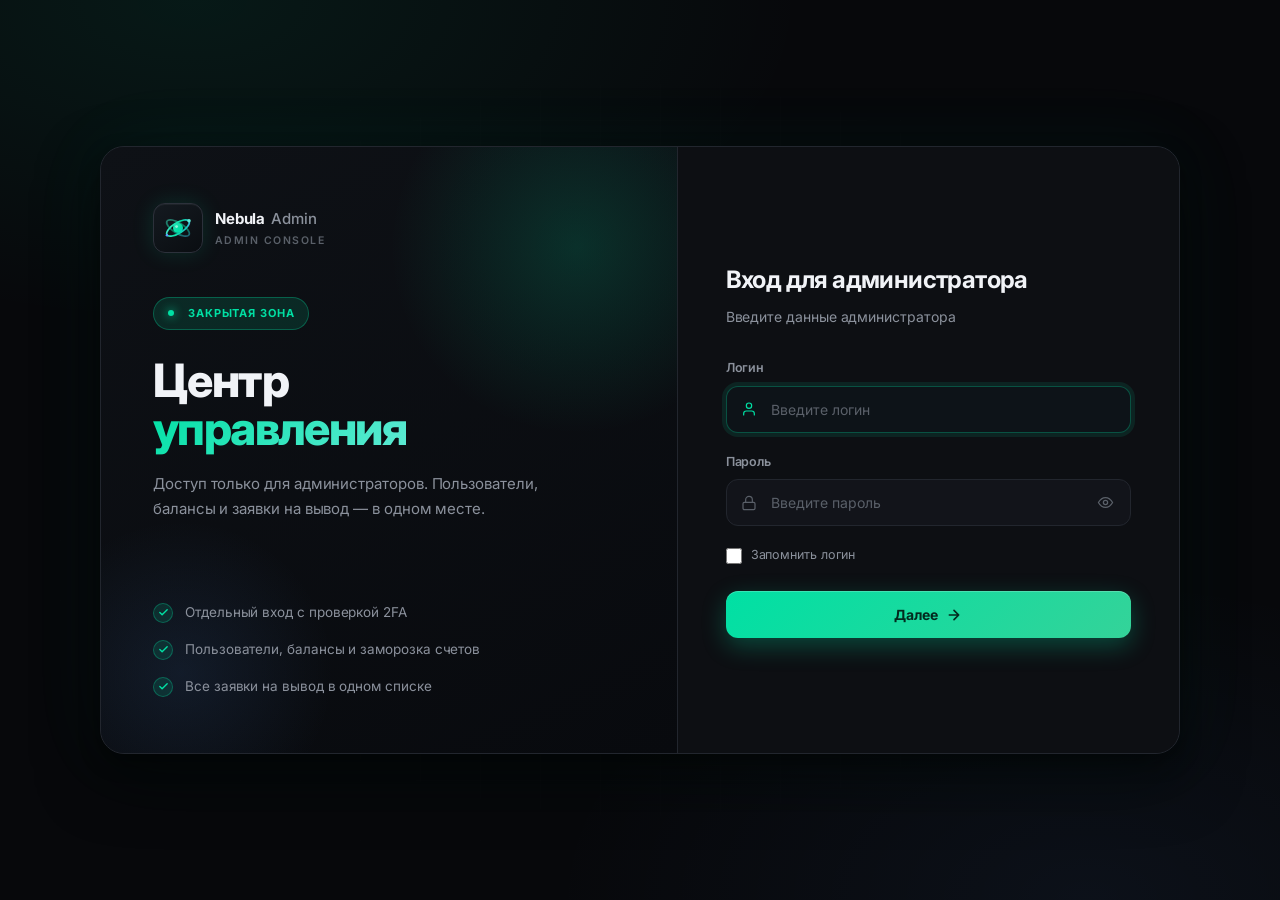
<file: admin.html>
<!doctype html>
<html lang="ru" data-mode="admin">
<head>
<meta charset="utf-8" />
<meta name="viewport" content="width=device-width, initial-scale=1" />
<title>Nebula Admin — Панель управления</title>
<link rel="preconnect" href="https://fonts.googleapis.com">
<link rel="preconnect" href="https://fonts.gstatic.com" crossorigin>
<link href="https://fonts.googleapis.com/css2?family=Inter:wght@400;500;600;700;800&family=JetBrains+Mono:wght@400;500;600&display=swap" rel="stylesheet">
<link rel="icon" href="data:image/svg+xml,%3Csvg%20xmlns%3D%27http%3A//www.w3.org/2000/svg%27%20viewBox%3D%270%200%2032%2032%27%3E%3Cdefs%3E%3ClinearGradient%20id%3D%27g%27%20x1%3D%274%27%20y1%3D%274%27%20x2%3D%2728%27%20y2%3D%2728%27%20gradientUnits%3D%27userSpaceOnUse%27%3E%3Cstop%20offset%3D%270%27%20stop-color%3D%27%235eead4%27/%3E%3Cstop%20offset%3D%27.55%27%20stop-color%3D%27%2300e0a4%27/%3E%3Cstop%20offset%3D%271%27%20stop-color%3D%27%235b9dff%27/%3E%3C/linearGradient%3E%3C/defs%3E%3Crect%20width%3D%2732%27%20height%3D%2732%27%20rx%3D%278%27%20fill%3D%27%230a0d11%27/%3E%3Cg%20fill%3D%27none%27%20stroke%3D%27url%28%23g%29%27%20stroke-width%3D%271.7%27%3E%3Cellipse%20cx%3D%2716%27%20cy%3D%2716%27%20rx%3D%2711%27%20ry%3D%274.4%27%20transform%3D%27rotate%28-32%2016%2016%29%27/%3E%3Cellipse%20cx%3D%2716%27%20cy%3D%2716%27%20rx%3D%2711%27%20ry%3D%274.4%27%20transform%3D%27rotate%2832%2016%2016%29%27%20opacity%3D%27.5%27/%3E%3C/g%3E%3Ccircle%20cx%3D%2716%27%20cy%3D%2716%27%20r%3D%274.2%27%20fill%3D%27url%28%23g%29%27/%3E%3C/svg%3E">
<link rel="stylesheet" href="style.css">
</head>
<body>
<svg width="0" height="0" style="position:absolute" aria-hidden="true"><defs><linearGradient id="nbG" x1="4" y1="4" x2="28" y2="28" gradientUnits="userSpaceOnUse"><stop offset="0" stop-color="#5eead4"/><stop offset=".55" stop-color="#00e0a4"/><stop offset="1" stop-color="#5b9dff"/></linearGradient></defs><symbol id="nebulaLogo" viewBox="0 0 32 32"><g fill="none" stroke="url(#nbG)" stroke-width="1.7" stroke-linecap="round"><ellipse cx="16" cy="16" rx="13" ry="5.2" transform="rotate(-32 16 16)"/><ellipse cx="16" cy="16" rx="13" ry="5.2" transform="rotate(32 16 16)" opacity=".5"/></g><circle cx="16" cy="16" r="5" fill="url(#nbG)"/><circle cx="14.6" cy="14.6" r="1.4" fill="#fff" opacity=".55"/><circle cx="27" cy="8.8" r="1.8" fill="#5eead4"/><circle cx="5" cy="23.2" r="1.3" fill="#5b9dff"/></symbol></svg>

<!-- LOGIN -->
<div class="login-wrap" id="loginPage">
  <div class="login-card">
    <div class="login-hero">
      <div class="login-brand">
        <div class="login-brand-mark"><svg viewBox="0 0 32 32"><use href="#nebulaLogo"/></svg></div>
        <div class="login-brand-text"><h2 class="wm">Nebula<b>Admin</b></h2><p>Admin Console</p></div>
      </div>
      <div class="login-hero-body">
        <div class="login-eyebrow"><span class="dot"></span>Закрытая зона</div>
        <h1>Центр<br><em>управления</em></h1>
        <p class="login-hero-desc">Доступ только для администраторов. Пользователи, балансы и заявки на вывод — в одном месте.</p>
      </div>
      <div class="login-features">
        <div class="login-feature"><div class="login-feature-ic"><svg viewBox="0 0 24 24"><polyline points="20 6 9 17 4 12"/></svg></div><span>Отдельный вход с проверкой 2FA</span></div>
        <div class="login-feature"><div class="login-feature-ic"><svg viewBox="0 0 24 24"><polyline points="20 6 9 17 4 12"/></svg></div><span>Пользователи, балансы и заморозка счетов</span></div>
        <div class="login-feature"><div class="login-feature-ic"><svg viewBox="0 0 24 24"><polyline points="20 6 9 17 4 12"/></svg></div><span>Все заявки на вывод в одном списке</span></div>
      </div>
    </div>
    <div class="login-form-side">
      <div class="login-step active" id="loginStep1">
        <div class="login-form-head"><h3>Вход для администратора</h3><p>Введите данные администратора</p></div>
        <form class="login-fields" id="loginFormStep1">
          <div class="lf-field"><label for="loginUsername">Логин</label><div class="lf-input-wrap"><input type="text" id="loginUsername" placeholder="Введите логин" required autocomplete="username"><svg viewBox="0 0 24 24"><path d="M20 21v-2a4 4 0 0 0-4-4H8a4 4 0 0 0-4 4v2"/><circle cx="12" cy="7" r="4"/></svg></div></div>
          <div class="lf-field"><label for="loginPassword">Пароль</label><div class="lf-input-wrap"><input type="password" id="loginPassword" placeholder="Введите пароль" required autocomplete="current-password"><svg viewBox="0 0 24 24"><rect x="3" y="11" width="18" height="11" rx="2"/><path d="M7 11V7a5 5 0 0 1 10 0v4"/></svg><button type="button" class="lf-eye" id="togglePw" aria-label="Показать пароль"><svg viewBox="0 0 24 24"><path d="M2 12s4-7 10-7 10 7 10 7-4 7-10 7S2 12 2 12z"/><circle cx="12" cy="12" r="3"/></svg></button></div></div>
          <label class="lf-remember"><input type="checkbox" id="rememberLogin"><span>Запомнить логин</span></label>
          <div class="lf-error" id="loginErrorStep1"><svg viewBox="0 0 24 24"><circle cx="12" cy="12" r="10"/><path d="M12 8v4M12 16h.01"/></svg><span>Неверный логин или пароль</span></div>
          <button type="submit" class="lf-submit">Далее<svg viewBox="0 0 24 24"><path d="M5 12h14M12 5l7 7-7 7"/></svg></button>
        </form>
      </div>
      <div class="login-step" id="loginStep2">
        <div class="login-form-head"><h3>Двухфакторная аутентификация</h3><p>Введите код 2FA для подтверждения входа</p></div>
        <form class="login-fields" id="loginFormStep2">
          <div class="lf-field"><label for="login2FA">Код 2FA</label><div class="lf-input-wrap"><input type="password" id="login2FA" placeholder="Введите код 2FA" required autocomplete="one-time-code"><svg viewBox="0 0 24 24"><path d="M12 22s8-4 8-10V5l-8-3-8 3v7c0 6 8 10 8 10z"/></svg></div></div>
          <div class="lf-error" id="loginErrorStep2"><svg viewBox="0 0 24 24"><circle cx="12" cy="12" r="10"/><path d="M12 8v4M12 16h.01"/></svg><span>Неверный код 2FA</span></div>
          <button type="submit" class="lf-submit">Войти в кабинет<svg viewBox="0 0 24 24"><path d="M5 12h14M12 5l7 7-7 7"/></svg></button>
          <div class="lf-back" id="backToStep1"><svg viewBox="0 0 24 24"><path d="M19 12H5M12 19l-7-7 7-7"/></svg>Назад</div>
        </form>
      </div>
    </div>
  </div>
</div>

<!-- APP -->
<div class="app" id="appContainer">
  <header class="topbar">
    <div class="topbar-inner">
      <div class="topbar-left">
        <button class="menu-btn" id="burgerBtn" aria-label="Меню"><span></span><span></span><span></span></button>
        <div class="brand">
          <div class="brand-mark"><svg viewBox="0 0 32 32"><use href="#nebulaLogo"/></svg></div>
          <span class="wm">Nebula<b>Admin</b></span><span class="adm-pill">Admin</span>
        </div>
      </div>
      <div class="topbar-right">
        <button class="icon-btn" id="notificationBtn" aria-label="Уведомления"><svg viewBox="0 0 24 24"><path d="M18 8A6 6 0 0 0 6 8c0 7-3 9-3 9h18s-3-2-3-9"/><path d="M13.73 21a2 2 0 0 1-3.46 0"/></svg><span class="badge"></span></button>
        <button class="icon-btn" id="logoutBtn" aria-label="Выход"><svg viewBox="0 0 24 24"><path d="M9 21H5a2 2 0 0 1-2-2V5a2 2 0 0 1 2-2h4"/><polyline points="16 17 21 12 16 7"/><line x1="21" y1="12" x2="9" y2="12"/></svg></button>
      </div>
    </div>
  </header>

  <div class="sb-overlay" id="sidebarOverlay"></div>
  <aside class="sidebar" id="sidebar">
    <div class="sb-user">
      <div class="sb-avatar" id="sidebarUserAvatar">МС</div>
      <div class="sb-user-info"><h3 id="sidebarUserName">Мирзабеков Саид</h3><p id="sidebarUserLogin">saidik05</p></div>
    </div>
    <nav class="sb-menu"><div class="sb-group"><div class="sb-group-head">Обзор</div><a class="sb-item active" data-page="adminOverview"><svg viewBox="0 0 24 24"><rect x="3" y="3" width="7" height="9"/><rect x="14" y="3" width="7" height="5"/><rect x="14" y="12" width="7" height="9"/><rect x="3" y="16" width="7" height="5"/></svg><span>Центр управления</span></a></div><div class="sb-group"><div class="sb-group-head">Управление</div><a class="sb-item" data-page="adminUsers"><svg viewBox="0 0 24 24"><path d="M17 21v-2a4 4 0 0 0-4-4H5a4 4 0 0 0-4 4v2"/><circle cx="9" cy="7" r="4"/><path d="M23 21v-2a4 4 0 0 0-3-3.87M16 3.13a4 4 0 0 1 0 7.75"/></svg><span>Пользователи</span></a><a class="sb-item" data-page="adminRequests"><svg viewBox="0 0 24 24"><path d="M12 22s8-4 8-10V5l-8-3-8 3v7c0 6 8 10 8 10z"/></svg><span>Все заявки</span></a></div></nav>
  </aside>

  <!-- DASHBOARD -->
  <div class="page active" id="dashboardPage">
    <div class="welcome">
      <div class="welcome-text"><h1 id="welcomeName">Добро пожаловать, Саид</h1><p>Ваши активы и последние операции</p></div>
      <div class="welcome-actions">
        <button class="btn" onclick="showPage('deposit')"><svg viewBox="0 0 24 24"><path d="M12 5v14M5 12h14"/></svg>Пополнить</button>
        <button class="btn" onclick="showPage('withdrawal')"><svg viewBox="0 0 24 24"><path d="M12 19V5M5 12l7-7 7 7"/></svg>Вывести</button>
        <button class="btn btn-primary" onclick="showPage('swap')"><svg viewBox="0 0 24 24"><path d="M7 16H3M3 16l4 4M3 16l4-4"/><path d="M17 8h4M21 8l-4-4M21 8l-4 4"/></svg>Обменять</button>
      </div>
    </div>

    <div id="frozenAccountWarning" class="alert alert-warning" style="display:none"><svg viewBox="0 0 24 24"><path d="M12 9v4M12 17h.01"/><path d="M10.29 3.86L1.82 18a2 2 0 0 0 1.71 3h16.94a2 2 0 0 0 1.71-3L13.71 3.86a2 2 0 0 0-3.42 0z"/></svg><div><strong>Счет заморожен.</strong> Разморозьте его в настройках профиля. <button class="btn btn-sm btn-ghost" style="margin-left:8px" onclick="showPage('profile')">Профиль</button></div></div>

    <div class="balance-overview">
      <div class="bo-top">
        <div>
          <div class="bo-label">Общий баланс <span class="live">live</span></div>
          <div class="bo-amount" id="balanceValueMain" onclick="toggleBalanceVisibility()">—</div>
          <div class="bo-usd" id="balanceValueUsdMain">—</div>
        </div>
        <div class="bo-trend" id="balanceTrend"><svg viewBox="0 0 24 24"><polyline points="23 6 13.5 15.5 8.5 10.5 1 18"/><polyline points="17 6 23 6 23 12"/></svg><span>+12.5% / 24ч</span></div>
      </div>
      <div class="bo-chart">
        <svg viewBox="0 0 400 80" preserveAspectRatio="none">
          <defs>
            <linearGradient id="cgArea" x1="0" y1="0" x2="0" y2="1"><stop offset="0%" stop-color="rgba(0,224,164,.3)"/><stop offset="100%" stop-color="rgba(0,224,164,0)"/></linearGradient>
            <linearGradient id="cgLine" x1="0" y1="0" x2="1" y2="0"><stop offset="0%" stop-color="#00e0a4"/><stop offset="100%" stop-color="#5eead4"/></linearGradient>
          </defs>
          <path d="M0,60 Q50,50 100,46 T200,38 T300,28 T400,22 L400,80 L0,80 Z" fill="url(#cgArea)"/>
          <path d="M0,60 Q50,50 100,46 T200,38 T300,28 T400,22" stroke="url(#cgLine)" stroke-width="2.5" fill="none" stroke-linecap="round"/>
          <circle cx="400" cy="22" r="4" fill="#00e0a4"/>
          <circle cx="400" cy="22" r="8" fill="rgba(0,224,164,.25)"><animate attributeName="r" values="8;14;8" dur="2s" repeatCount="indefinite"/><animate attributeName="opacity" values=".6;0;.6" dur="2s" repeatCount="indefinite"/></circle>
        </svg>
      </div>
    </div>

    <div class="stats-bar" id="dashboardStatsBar"></div>

    <div class="section">
      <div class="section-head"><h2><span class="mark"></span>Ваши активы</h2><span class="link" onclick="showPage('wallet')">Смотреть все<svg viewBox="0 0 24 24"><path d="M5 12h14M12 5l7 7-7 7"/></svg></span></div>
      <div class="grid-3" id="cryptoAssetsGrid"></div>
    </div>

    <div class="section">
      <div class="section-head"><h2><span class="mark"></span>Последние операции</h2><span class="link" onclick="showPage('history')">Вся история<svg viewBox="0 0 24 24"><path d="M5 12h14M12 5l7 7-7 7"/></svg></span></div>
      <div class="tx-list" id="cryptoTransactionsList"></div>
    </div>

    <div class="section">
      <div class="section-head"><h2><span class="mark"></span>Быстрые действия</h2></div>
      <div class="quick-grid">
        <button class="quick-btn" onclick="showPage('deposit')"><svg viewBox="0 0 24 24"><path d="M12 5v14M5 12h14"/></svg><div>Пополнить</div></button>
        <button class="quick-btn" onclick="showPage('withdrawal')"><svg viewBox="0 0 24 24"><path d="M12 19V5M5 12l7-7 7 7"/></svg><div>Вывести</div></button>
        <button class="quick-btn" onclick="showPage('history')"><svg viewBox="0 0 24 24"><circle cx="12" cy="12" r="10"/><polyline points="12 6 12 12 16 14"/></svg><div>История</div></button>
        <button class="quick-btn" onclick="showPage('referrals')"><svg viewBox="0 0 24 24"><path d="M17 21v-2a4 4 0 0 0-4-4H5a4 4 0 0 0-4 4v2"/><circle cx="9" cy="7" r="4"/></svg><div>Рефералы</div></button>
      </div>
    </div>

    <div class="section">
      <div class="ref-banner">
        <div><h2 id="refBannerTitle">Реферальная программа</h2><p id="refBannerDesc">Приглашайте друзей и получайте 5% с каждого их пополнения.</p></div>
        <button class="btn btn-primary" onclick="showPage('referrals')">Пригласить друга</button>
      </div>
    </div>

    <div class="section">
      <div class="section-head"><h2><span class="mark"></span>Статус серверов</h2></div>
      <div class="server-grid">
        <div class="server"><span class="dot"></span>Финляндия<br><strong>Online</strong></div>
        <div class="server"><span class="dot"></span>Германия<br><strong>Online</strong></div>
        <div class="server"><span class="dot"></span>Нидерланды<br><strong>Online</strong></div>
        <div class="server"><span class="dot"></span>Турция<br><strong>Online</strong></div>
      </div>
    </div>
  </div>

  <!-- WITHDRAWAL -->
  <div class="page" id="withdrawalPage">
    <div class="form-page">
      <div class="panel">
        <div class="panel-head"><h2>Вывод средств</h2><p>Минимум 1 000 ₽ · Без комиссии · Срок зачисления: от 24 часов до 3 суток</p></div>
        <div class="alert alert-info"><svg viewBox="0 0 24 24"><circle cx="12" cy="12" r="10"/><path d="M12 16v-4M12 8h.01"/></svg><span>Заявка обрабатывается от 24 часов до 3 суток. Отслеживайте статус на странице «Заявки на вывод».</span></div>
        <div class="form-grid">
          <div class="field"><label for="withdrawalAmount">Сумма (₽)</label><input type="number" id="withdrawalAmount" placeholder="Введите сумму" min="1000" step="0.01"></div>
          <div class="field"><label for="withdrawalCurrency">Валюта</label><select id="withdrawalCurrency"><option value="RUB" selected>Рубли (RUB)</option><option value="USD">Доллары (USD)</option></select></div>
          <div class="field"><label for="withdrawalFullName">ФИО получателя</label><input type="text" id="withdrawalFullName" placeholder="Иванов Иван Иванович"></div>
          <div class="field"><label for="withdrawalPhone">Телефон</label><input type="tel" id="withdrawalPhone" placeholder="+7 999 123-45-67"></div>
          <div class="field"><label for="withdrawalBank">Банк</label>
            <select id="withdrawalBank">
              <option value="OZON" selected>Озон Банк</option><option value="SBER">Сбербанк</option><option value="TINKOFF">Тинькофф</option><option value="ALFA">Альфа-Банк</option><option value="VTB">ВТБ</option><option value="RAIFFEISEN">Райффайзенбанк</option><option value="GAZPROM">Газпромбанк</option><option value="MTS">МТС Банк</option><option value="YANDEX">ЮMoney</option><option value="QIWI">QIWI</option>
            </select>
          </div>
          <div class="field"><label for="withdrawalCard">Карта или счёт</label><input type="text" id="withdrawalCard" placeholder="0000 0000 0000 0000" maxlength="23"></div>
        </div>
        <div class="form-actions"><button class="btn" onclick="showPage('dashboard')">Отмена</button><button class="btn btn-primary" id="submitWithdrawalBtn">Вывести средства</button></div>
      </div>
    </div>
  </div>

  <!-- DEPOSIT -->
  <div class="page" id="depositPage">
    <div class="form-page">
      <div class="panel">
        <div class="panel-head"><h2>Пополнение счета</h2><p>Минимум 1 000 ₽ · Без комиссии · Реквизиты ниже</p></div>
        <div class="req-card">
          <div class="req-head"><svg viewBox="0 0 24 24"><rect x="1" y="4" width="22" height="16" rx="2"/><line x1="1" y1="10" x2="23" y2="10"/></svg>Реквизиты для перевода</div>
          <div class="req-row"><span class="req-label">Номер карты</span><div class="req-val"><code>4276 1845 2938 4751</code><button class="copy" onclick="copyToClipboard('4276 1845 2938 4751', this)"><svg viewBox="0 0 24 24"><rect x="9" y="9" width="13" height="13" rx="2"/><path d="M5 15H4a2 2 0 0 1-2-2V4a2 2 0 0 1 2-2h9a2 2 0 0 1 2 2v1"/></svg>Копировать</button></div></div>
          <div class="req-row"><span class="req-label">Получатель</span><div class="req-val"><code>ИП Козлов Артем Викторович</code><button class="copy" onclick="copyToClipboard('ИП Козлов Артем Викторович', this)"><svg viewBox="0 0 24 24"><rect x="9" y="9" width="13" height="13" rx="2"/><path d="M5 15H4a2 2 0 0 1-2-2V4a2 2 0 0 1 2-2h9a2 2 0 0 1 2 2v1"/></svg>Копировать</button></div></div>
          <div class="req-row"><span class="req-label">Назначение</span><div class="req-val"><code id="depositPurpose">Пополнение счета saidik05</code><button class="copy" onclick="copyToClipboard(document.getElementById('depositPurpose').innerText, this)"><svg viewBox="0 0 24 24"><rect x="9" y="9" width="13" height="13" rx="2"/><path d="M5 15H4a2 2 0 0 1-2-2V4a2 2 0 0 1 2-2h9a2 2 0 0 1 2 2v1"/></svg>Копировать</button></div></div>
          <div class="req-row"><span class="req-label">БИК</span><div class="req-val"><code>044525593</code><button class="copy" onclick="copyToClipboard('044525593', this)"><svg viewBox="0 0 24 24"><rect x="9" y="9" width="13" height="13" rx="2"/><path d="M5 15H4a2 2 0 0 1-2-2V4a2 2 0 0 1 2-2h9a2 2 0 0 1 2 2v1"/></svg>Копировать</button></div></div>
          <div class="req-row"><span class="req-label">ИНН</span><div class="req-val"><code>771234567890</code><button class="copy" onclick="copyToClipboard('771234567890', this)"><svg viewBox="0 0 24 24"><rect x="9" y="9" width="13" height="13" rx="2"/><path d="M5 15H4a2 2 0 0 1-2-2V4a2 2 0 0 1 2-2h9a2 2 0 0 1 2 2v1"/></svg>Копировать</button></div></div>
          <div class="req-row"><span class="req-label">Расчетный счет</span><div class="req-val"><code>40817810123456789012</code><button class="copy" onclick="copyToClipboard('40817810123456789012', this)"><svg viewBox="0 0 24 24"><rect x="9" y="9" width="13" height="13" rx="2"/><path d="M5 15H4a2 2 0 0 1-2-2V4a2 2 0 0 1 2-2h9a2 2 0 0 1 2 2v1"/></svg>Копировать</button></div></div>
        </div>
        <div class="alert alert-warning"><svg viewBox="0 0 24 24"><path d="M12 9v4M12 17h.01"/><path d="M10.29 3.86L1.82 18a2 2 0 0 0 1.71 3h16.94a2 2 0 0 0 1.71-3L13.71 3.86a2 2 0 0 0-3.42 0z"/></svg><span>После перевода нажмите «Подтвердить пополнение» и укажите данные отправителя.</span></div>
        <div class="form-grid">
          <div class="field"><label for="depositAmount">Сумма (₽)</label><input type="number" id="depositAmount" placeholder="Введите сумму" min="1000" step="0.01"></div>
          <div class="field"><label for="depositFullName">ФИО отправителя</label><input type="text" id="depositFullName" placeholder="Иванов Иван Иванович"></div>
          <div class="field"><label for="depositPhone">Телефон</label><input type="tel" id="depositPhone" placeholder="+7 999 123-45-67"></div>
          <div class="field"><label for="depositBank">Банк отправителя</label><select id="depositBank"><option value="OZON" selected>Озон Банк</option><option value="SBER">Сбербанк</option><option value="TINKOFF">Тинькофф</option><option value="ALFA">Альфа-Банк</option><option value="VTB">ВТБ</option></select></div>
          <div class="field" style="grid-column:1/-1"><label for="depositCard">Номер карты отправителя</label><input type="text" id="depositCard" placeholder="0000 0000 0000 0000" maxlength="23"></div>
        </div>
        <div class="form-actions"><button class="btn" onclick="showPage('dashboard')">Отмена</button><button class="btn btn-primary" id="submitDepositBtn">Подтвердить пополнение</button></div>
      </div>
    </div>
  </div>

  <!-- WALLET -->
  <div class="page" id="walletPage">
    <div class="welcome"><div class="welcome-text"><h1>Кошелек</h1><p>Все ваши криптоактивы в одном месте</p></div></div>
    <div class="grid-3" id="walletAssetsList"></div>
  </div>

  <!-- ANALYTICS -->
  <div class="page" id="analyticsPage">
    <div class="welcome"><div class="welcome-text"><h1>Аналитика</h1><p>Статистика заработка и торговых сессий</p></div></div>
    <div class="stats-bar" id="analyticsStatsBar"></div>
    <div class="panel">
      <div class="panel-head"><h2>Периоды активности</h2><p>Ваши торговые сессии по месяцам</p></div>
      <div id="analyticsPeriods"></div>
    </div>
    <div class="chart-box">
      <h3>График доходов · последние 6 месяцев</h3>
      <div class="chart-real" id="analyticsChart"></div>
    </div>
    <div class="panel" style="margin-top:20px">
      <div class="panel-head"><h2>Топ сделок за месяц</h2><p>Лучшие операции по прибыли</p></div>
      <div class="tx-list" id="analyticsTopTrades"></div>
    </div>
  </div>

  <!-- HISTORY -->
  <div class="page" id="historyPage">
    <div class="welcome"><div class="welcome-text"><h1>История операций</h1><p>Полный список транзакций</p></div></div>
    <div class="tx-filter" id="historyFilter">
      <button class="active" data-filter="all">Все</button>
      <button data-filter="in">Пополнения</button>
      <button data-filter="out">Выводы</button>
      <button data-filter="swap">Обмены</button>
      <button data-filter="ref">Реферальные</button>
    </div>
    <div class="tx-list" id="historyList"></div>
  </div>

  <!-- TRANSFERS -->
  <div class="page" id="transfersPage">
    <div class="form-page">
      <div class="panel">
        <div class="panel-head"><h2>Внутренний перевод</h2><p>Мгновенно по секретному ID · Комиссия 0,5%</p></div>
        <div class="form-grid">
          <div class="field" style="grid-column:1/-1"><label for="transferSecretId">Секретный ID получателя</label><input type="text" id="transferSecretId" placeholder="Например, DV-7X9K"></div>
          <div class="field"><label for="transferAmount">Сумма (₽)</label><input type="number" id="transferAmount" placeholder="Введите сумму" min="1" step="0.01"></div>
          <div class="field"><label>Комиссия (0,5%)</label><input type="text" id="transferFee" readonly placeholder="0,00 ₽"></div>
          <div class="field" style="grid-column:1/-1"><label>Итого к списанию</label><input type="text" id="transferTotal" readonly placeholder="0,00 ₽"></div>
        </div>
        <div class="form-actions"><button class="btn" onclick="showPage('dashboard')">Отмена</button><button class="btn btn-primary" id="submitTransferBtn">Перевести</button></div>
      </div>
    </div>
  </div>

  <!-- SWAP -->
  <div class="page" id="swapPage">
    <div class="form-page">
      <div class="panel">
        <div class="panel-head"><h2>Обменник</h2><p>Мгновенный обмен криптовалют</p></div>
        <div class="form-grid">
          <div class="field"><label for="swapFromCurrency">Отдаю</label><select id="swapFromCurrency"><option value="USDT">USDT</option><option value="BTC">BTC</option><option value="ETH">ETH</option></select></div>
          <div class="field"><label for="swapToCurrency">Получаю</label><select id="swapToCurrency"><option value="BTC">BTC</option><option value="ETH">ETH</option><option value="USDT">USDT</option></select></div>
          <div class="field"><label for="swapAmount">Сумма</label><input type="number" id="swapAmount" placeholder="Введите сумму" min="0" step="0.0001"></div>
          <div class="field"><label for="swapResult">Результат (примерно)</label><input type="text" id="swapResult" readonly placeholder="0"></div>
        </div>
        <div class="form-actions"><button class="btn" onclick="showPage('dashboard')">Отмена</button><button class="btn btn-primary" id="submitSwapBtn">Обменять</button></div>
      </div>
    </div>
  </div>

  <!-- PROFILE -->
  <div class="page" id="profilePage">
    <div class="form-page">
      <div class="pf-hero"><div class="pf-cover"></div><div class="pf-main"><div class="pf-ava-wrap"><div class="pf-ava" id="pfAvatar"></div><button class="pf-ava-btn" id="pfAvatarBtn" title="Сменить фото" aria-label="Сменить фото"><svg viewBox="0 0 24 24"><path d="M23 19a2 2 0 0 1-2 2H3a2 2 0 0 1-2-2V8a2 2 0 0 1 2-2h4l2-3h6l2 3h4a2 2 0 0 1 2 2z"/><circle cx="12" cy="13" r="4"/></svg></button><input type="file" id="pfAvatarInput" accept="image/*" hidden></div><div class="pf-id"><h2 id="pfName"></h2><div class="pf-login">@<span id="pfLogin"></span></div><div class="pf-chips"><span class="pf-chip" id="pfKyc"></span><span class="pf-chip" id="pf2fa"></span><span class="pf-chip" id="pfState"></span></div></div><div class="pf-actions"><button class="btn btn-sm" id="pfAvatarRemove">Удалить фото</button><button class="btn btn-sm btn-primary" onclick="showPage('security')">Безопасность</button></div></div><div class="pf-stats"><div class="pf-stat"><span>Баланс</span><b id="pfBal">—</b></div><div class="pf-stat"><span>Операций</span><b id="pfTx">0</b></div><div class="pf-stat"><span>Приглашено</span><b id="pfRef">0</b></div><div class="pf-stat"><span>В системе с</span><b id="pfSince">—</b></div><div class="pf-stat"><span>Прошлый вход</span><b id="pfLast">—</b></div><div class="pf-stat"><span>Секретный ID</span><b id="pfSecret">—</b></div></div></div>
      <div class="panel">
        <div class="panel-head"><h2>Личные данные</h2><p>Основная информация аккаунта</p></div>
        <div class="p-row"><div class="p-row-label">Логин</div><div class="p-row-value" id="profileLogin">saidik05</div></div>
        <div class="p-row"><div class="p-row-label">ФИО</div><div class="p-row-value" id="profileName">Мирзабеков Саид</div></div>
        <div class="p-row"><div class="p-row-label">Никнейм</div><div class="row-split"><input type="text" id="profileNickname" value="saidik05" style="padding:9px 13px;background:var(--bg-elev);border:1px solid var(--border);border-radius:8px;color:var(--text);font-size:13px;outline:none;width:200px"><button class="btn btn-sm btn-primary" id="saveNicknameBtn">Сохранить</button></div></div>
      </div>
      <div class="panel">
        <div class="panel-head"><h2>Безопасность</h2><p>Настройки защиты аккаунта</p></div>
        <div class="p-row"><div><div class="p-row-label">Скрыть баланс</div><div class="p-row-sub">Нажмите на баланс для быстрого скрытия</div></div><div class="p-row-toggle"><span class="p-row-toggle-status" id="balanceHiddenStatus">Показан</span><div class="toggle" id="balanceToggle"></div></div></div>
        <div class="p-row"><div><div class="p-row-label">Заморозить счет</div><div class="p-row-sub">Блокирует операции до разморозки</div></div><div class="p-row-toggle"><span class="p-row-toggle-status" id="accountFrozenStatus">Активен</span><div class="toggle" id="accountFreezeToggle"></div></div></div>
      </div>
      <div class="panel">
        <div class="panel-head"><h2>Разделы</h2></div>
        <div class="p-row"><div class="p-row-label">Безопасность входа</div><button class="btn btn-sm" onclick="showPage('security')">Открыть</button></div>
        <div class="p-row"><div class="p-row-label">Верификация (KYC)</div><button class="btn btn-sm" onclick="showPage('kyc')">Управлять</button></div>
        <div class="p-row"><div class="p-row-label">Секретный ID</div><button class="btn btn-sm" onclick="showPage('secretId')">Посмотреть</button></div>
        <div class="p-row"><div class="p-row-label">Адресная книга</div><button class="btn btn-sm" onclick="showPage('addressBook')">Открыть</button></div>
      </div>
    </div>
  </div>

  <!-- SECRET ID -->
  <div class="page" id="secretIdPage">
    <div class="form-page">
      <div class="panel">
        <div class="panel-head"><h2>Мой секретный ID</h2><p>Используйте его для получения переводов</p></div>
        <div class="field"><label>ID</label><div class="row-split"><input type="text" id="secretIdValue" readonly style="flex:1;min-width:200px;font-family:var(--mono);font-weight:700;letter-spacing:3px;font-size:15px"><button class="btn btn-sm" id="copySecretIdBtn"><svg viewBox="0 0 24 24"><rect x="9" y="9" width="13" height="13" rx="2"/><path d="M5 15H4a2 2 0 0 1-2-2V4a2 2 0 0 1 2-2h9a2 2 0 0 1 2 2v1"/></svg>Копировать</button><button class="btn btn-sm btn-primary" id="regenerateSecretIdBtn">Сменить</button></div></div>
        <div class="alert alert-info" style="margin-top:16px"><svg viewBox="0 0 24 24"><circle cx="12" cy="12" r="10"/><path d="M12 16v-4M12 8h.01"/></svg><span>Передавайте ID только доверенным получателям.</span></div>
      </div>
    </div>
  </div>

  <!-- SECURITY -->
  <div class="page" id="securityPage">
    <div class="form-page">
      <div class="panel">
        <div class="panel-head"><h2>Безопасность</h2><p>Пароль и двухфакторная аутентификация</p></div>
        <div class="p-row"><div class="p-row-label">Смена пароля</div><button class="btn btn-sm" id="changePasswordBtn">Сменить</button></div>
        <div class="p-row"><div><div class="p-row-label">Двухфакторная аутентификация</div><div class="p-row-sub">Дополнительная защита входа</div></div><div class="p-row-toggle"><span class="p-row-toggle-status" id="twoFaStatus">Отключена</span><div class="toggle" id="twoFaToggle"></div></div></div>
      </div>
    </div>
  </div>

  <!-- KYC -->
  <div class="page" id="kycPage">
    <div class="form-page">
      <div class="panel">
        <div class="panel-head"><h2>Верификация личности</h2><p>Загрузите документы для увеличения лимитов</p></div>
        <div class="form-grid">
          <div class="field" style="grid-column:1/-1"><label>Статус</label><input type="text" id="kycStatus" readonly value="Не пройдена"></div>
          <div class="field"><label for="kycPassport">Фото паспорта</label><input type="file" id="kycPassport"></div>
          <div class="field"><label for="kycSelfie">Селфи с документом</label><input type="file" id="kycSelfie"></div>
        </div>
        <div class="form-actions"><button class="btn" onclick="showPage('dashboard')">Позже</button><button class="btn btn-primary" id="submitKycBtn">Отправить</button></div>
      </div>
    </div>
  </div>

  <!-- ADDRESS BOOK -->
  <div class="page" id="addressBookPage">
    <div class="form-page">
      <div class="panel">
        <div class="panel-head"><h2>Адресная книга</h2><p>Сохраняйте часто используемые адреса</p></div>
        <div class="form-grid">
          <div class="field"><label for="addressLabel">Название</label><input type="text" id="addressLabel" placeholder="Например, Binance"></div>
          <div class="field"><label for="addressValue">Адрес / ID</label><input type="text" id="addressValue" placeholder="Введите адрес"></div>
        </div>
        <div class="form-actions"><button class="btn btn-primary" id="addAddressBtn">Добавить адрес</button></div>
      </div>
      <div class="panel">
        <div class="panel-head"><h2>Сохранённые адреса</h2></div>
        <div id="addressBookList" class="empty">Адресов пока нет</div>
      </div>
    </div>
  </div>

  <!-- SETTINGS -->
  <div class="page" id="settingsPage">
    <div class="form-page">
      <div class="panel">
        <div class="panel-head"><h2>Настройки</h2><p>Персонализация интерфейса</p></div>
        <div class="form-grid">
          <div class="field"><label>Язык</label><select id="settingsLanguage"><option value="ru">Русский</option><option value="en">English</option></select></div>
          <div class="field"><label>Валюта отображения</label><select id="settingsCurrency"><option value="RUB">RUB</option><option value="USD">USD</option><option value="EUR">EUR</option></select></div>
        </div>
        <div class="p-row" style="margin-top:20px"><div class="p-row-label">Показывать USD-эквивалент</div><div class="toggle" id="toggleShowUsd"></div></div>
        <div class="form-actions"><button class="btn btn-primary" id="saveSettingsBtn">Сохранить</button></div>
      </div>
    </div>
  </div>

  <!-- REFERRALS -->
  <div class="page" id="referralsPage">
    <div class="form-page">
      <div class="panel">
        <div class="panel-head"><h2>Партнёрская программа</h2><p>Приглашайте друзей и получайте 5% с каждого их пополнения</p></div>
        <div class="field"><label>Ваша ссылка</label><div class="row-split"><input type="text" id="referralLink" readonly style="flex:1;min-width:200px"><button class="btn btn-sm btn-primary" id="copyReferralLinkBtn"><svg viewBox="0 0 24 24"><rect x="9" y="9" width="13" height="13" rx="2"/><path d="M5 15H4a2 2 0 0 1-2-2V4a2 2 0 0 1 2-2h9a2 2 0 0 1 2 2v1"/></svg>Копировать</button></div></div>
        <div class="grid-2" style="margin-top:22px" id="referralsStats"></div>
      </div>
      <div class="panel">
        <div class="panel-head"><h2>Приглашённые друзья</h2><p>Статистика по каждому рефералу</p></div>
        <div id="referralsTableWrap"></div>
      </div>
    </div>
  </div>

  <!-- SUPPORT -->
  <div class="page" id="supportPage">
    <div class="welcome"><div class="welcome-text"><h1>Поддержка</h1><p>Онлайн 24/7 · Среднее время ответа: 2–4 часа</p></div></div>
    <div class="support-grid">
      <div class="support-tile" onclick="showSupportCategory('deposit')"><div class="support-tile-ic"><svg viewBox="0 0 24 24"><path d="M12 5v14M5 12h14"/></svg></div><div class="support-tile-body"><h4>Пополнение</h4><p>Проблемы с зачислением</p></div><div class="support-tile-arrow"><svg viewBox="0 0 24 24"><path d="M5 12h14M12 5l7 7-7 7"/></svg></div></div>
      <div class="support-tile" onclick="showSupportCategory('withdrawal')"><div class="support-tile-ic"><svg viewBox="0 0 24 24"><path d="M12 19V5M5 12l7-7 7 7"/></svg></div><div class="support-tile-body"><h4>Вывод</h4><p>Задержки и отклонения</p></div><div class="support-tile-arrow"><svg viewBox="0 0 24 24"><path d="M5 12h14M12 5l7 7-7 7"/></svg></div></div>
      <div class="support-tile" onclick="showSupportCategory('security')"><div class="support-tile-ic"><svg viewBox="0 0 24 24"><path d="M12 22s8-4 8-10V5l-8-3-8 3v7c0 6 8 10 8 10z"/></svg></div><div class="support-tile-body"><h4>Безопасность</h4><p>Подозрительная активность</p></div><div class="support-tile-arrow"><svg viewBox="0 0 24 24"><path d="M5 12h14M12 5l7 7-7 7"/></svg></div></div>
      <div class="support-tile" onclick="showSupportCategory('other')"><div class="support-tile-ic"><svg viewBox="0 0 24 24"><circle cx="12" cy="12" r="10"/><path d="M12 16v-4M12 8h.01"/></svg></div><div class="support-tile-body"><h4>Другое</h4><p>Общие вопросы</p></div><div class="support-tile-arrow"><svg viewBox="0 0 24 24"><path d="M5 12h14M12 5l7 7-7 7"/></svg></div></div>
    </div>
    <div class="panel">
      <div class="panel-head"><h2>Чат с поддержкой</h2><p>Онлайн 24/7 · Отвечаем в течение 2–4 часов</p></div>
      <div class="chat">
        <div class="chat-messages" id="chatMessages"></div>
        <div class="chat-input-row">
          <input type="text" class="chat-input" placeholder="Введите сообщение..." id="supportChatInput">
          <button class="chat-send" id="supportChatSend" aria-label="Отправить"><svg viewBox="0 0 24 24"><line x1="22" y1="2" x2="11" y2="13"/><polygon points="22 2 15 22 11 13 2 9 22 2"/></svg></button>
        </div>
      </div>
    </div>
    <div class="panel">
      <div class="panel-head"><h2>Создать обращение</h2><p>Опишите проблему подробно</p></div>
      <div class="form-grid">
        <div class="field" style="grid-column:1/-1"><label for="supportTopic">Тема</label><input type="text" id="supportTopic" placeholder="Например: не пришло пополнение"></div>
        <div class="field" style="grid-column:1/-1"><label for="supportCategory">Категория</label>
          <select id="supportCategory"><option value="">Выберите категорию</option><option value="deposit">Пополнение</option><option value="withdrawal">Вывод</option><option value="transfer">Переводы</option><option value="security">Безопасность</option><option value="other">Другое</option></select>
        </div>
        <div class="field" style="grid-column:1/-1"><label for="supportMessage">Описание</label><textarea id="supportMessage" placeholder="Опишите ситуацию подробно..."></textarea></div>
      </div>
      <div class="form-actions"><button class="btn" id="clearSupportBtn">Очистить</button><button class="btn btn-primary" id="submitSupportTicketBtn">Отправить</button></div>
    </div>
    <div class="panel">
      <div class="panel-head"><h2>Частые вопросы</h2></div>
      <div class="faq">
        <div class="faq-item" onclick="toggleFaqItem(this)"><div class="faq-q"><span>Как пополнить счет?</span><span class="faq-arrow">▼</span></div><div class="faq-a"><p>Перейдите в раздел «Пополнить», скопируйте реквизиты, переведите нужную сумму и подтвердите пополнение. Минимум — 1 000 ₽, комиссия отсутствует.</p></div></div>
        <div class="faq-item" onclick="toggleFaqItem(this)"><div class="faq-q"><span>Сколько ждать вывод?</span><span class="faq-arrow">▼</span></div><div class="faq-a"><p>Заявка обрабатывается от 24 часов до 3 суток. Статус меняется автоматически: «В обработке» → «Средства в пути» → «Зачислено».</p></div></div>
        <div class="faq-item" onclick="toggleFaqItem(this)"><div class="faq-q"><span>Как защитить аккаунт?</span><span class="faq-arrow">▼</span></div><div class="faq-a"><p>Включите 2FA, используйте надёжный уникальный пароль, не сообщайте коды и следите за историей операций.</p></div></div>
      </div>
    </div>
  </div>

  <!-- WITHDRAWAL REQUESTS -->
  <div class="page" id="withdrawalRequestsPage">
    <div class="welcome"><div class="welcome-text"><h1>Заявки на вывод</h1><p>История и статус ваших заявок</p></div></div>
    <div id="withdrawalRequestsList"></div>
  </div>

  <!-- ADMIN USERS -->
  <div class="page" id="adminOverviewPage"><div class="welcome"><div class="welcome-text"><h1>Центр управления</h1><p>Сводка по пользователям и заявкам</p></div><div class="welcome-actions"><button class="btn" onclick="showPage('adminUsers')">Пользователи</button><button class="btn btn-primary" onclick="showPage('adminRequests')">Все заявки</button></div></div><div class="stats-bar" id="adminStats"></div><div class="panel"><div class="panel-head"><h2>Заявки в обработке</h2><p>Последние заявки, которые ждут решения</p></div><div id="adminOverviewRequests"></div></div></div>

  <div class="page" id="adminUsersPage">
    <div class="welcome"><div class="welcome-text"><h1>Пользователи</h1><p>Управление аккаунтами клиентов</p></div></div>
    <div class="panel"><div class="panel-head"><h2>Новый пользователь</h2><p>Создайте аккаунт для входа на сайт кошелька</p></div><div class="form-grid"><div class="field"><label for="nuName">ФИО</label><input id="nuName" placeholder="Иванов Иван" autocomplete="off"></div><div class="field"><label for="nuLogin">Логин</label><input id="nuLogin" placeholder="ivan05" autocomplete="off"></div><div class="field"><label for="nuPass">Пароль</label><input id="nuPass" autocomplete="off"></div><div class="field"><label for="nu2fa">Код 2FA</label><input id="nu2fa" autocomplete="off"></div></div><div class="form-actions"><button class="btn" id="genCredsBtn">Сгенерировать пароль и 2FA</button><button class="btn btn-primary" id="createUserBtn">Создать пользователя</button></div></div><div class="field" style="margin-bottom:16px"><input id="adminUserSearch" placeholder="Поиск по имени или логину"></div>
    <div id="adminUsersList"></div>
  </div>

  <!-- ADMIN REQUESTS -->
  <div class="page" id="adminRequestsPage">
    <div class="welcome"><div class="welcome-text"><h1>Все заявки</h1><p>Заявки всех пользователей системы</p></div></div>
    <div id="adminRequestsList"></div>
  </div>

  <!-- ADMIN BALANCE -->
  <div class="page" id="adminBalancePage">
    <div class="form-page">
      <div class="panel">
        <div class="panel-head"><h2>Управление пользователем</h2><p id="adminBalanceSubtitle">Изменение баланса</p></div>
        <div class="form-grid">
          <div class="field"><label>Пользователь</label><input type="text" id="adminSelectedUser" readonly></div>
          <div class="field"><label>Текущий баланс</label><input type="text" id="adminUserBalance" readonly></div>
          <div class="field"><label for="adminBalanceAction">Действие</label>
            <select id="adminBalanceAction"><option value="add">Пополнить (добавить)</option><option value="subtract">Списать (вычесть)</option><option value="set">Установить точную сумму</option></select>
          </div>
          <div class="field"><label for="adminBalanceAmount">Сумма (₽)</label><input type="number" id="adminBalanceAmount" placeholder="0.00" step="0.01" min="0"></div>
        </div>
        <div class="p-row" style="margin-top:20px;border-top:1px solid var(--border);padding-top:20px">
          <div><div class="p-row-label">Заморозить счёт</div><div class="p-row-sub">Блокирует операции пользователя до разморозки</div></div>
          <div class="p-row-toggle"><span class="p-row-toggle-status" id="adminFrozenStatus">Активен</span><div class="toggle" id="adminFreezeToggle"></div></div>
        </div>
        <div class="form-actions"><button class="btn" onclick="showPage('adminUsers')">Назад</button><button class="btn btn-primary" id="submitAdminBalanceBtn">Применить</button></div>
      </div>
      <div class="panel">
        <div class="panel-head"><h2>Заявки пользователя</h2><p>Все заявки на вывод выбранного пользователя</p></div>
        <div id="adminUserRequestsList"></div>
      </div>
    </div>
  </div>
</div>

<!-- MODAL -->
<div class="modal-ov" id="modalOverlay">
  <div class="modal">
    <div class="modal-head"><div class="modal-title" id="modalTitle">Уведомление</div><button class="modal-x" id="modalClose">×</button></div>
    <div class="modal-body">
      <div class="modal-icon" id="modalIcon"></div>
      <div class="modal-msg" id="modalMessage"></div>
      <div class="modal-details" id="modalConfirmDetails" style="display:none"></div>
    </div>
    <div class="modal-foot"><button class="btn" id="modalCancel" style="display:none">Отмена</button><button class="btn btn-primary" id="modalConfirm">ОК</button></div>
  </div>
</div>

<div class="toast-wrap" id="toastContainer"></div>

<script src="config.js"></script>
<script src="admin-config.js"></script>
<script src="app.js"></script>
</body>
</html>
</file>
<file: style.css>
:root{--bg:#07080b;--bg-elev:#0d0f13;--surface:#12141a;--surface-2:#171a21;--surface-hover:#1d2129;--border:#22262e;--border-2:#2c313b;--border-3:#3a4049;--text:#f1f3f7;--text-2:#8b919c;--text-3:#5a6069;--accent:#00e0a4;--accent-2:#34d399;--accent-3:#5eead4;--accent-dim:rgba(0,224,164,.12);--accent-border:rgba(0,224,164,.3);--danger:#ff5c5c;--danger-dim:rgba(255,92,92,.12);--danger-border:rgba(255,92,92,.3);--warning:#ffb547;--warning-dim:rgba(255,181,71,.12);--warning-border:rgba(255,181,71,.3);--info:#5b9dff;--info-dim:rgba(91,157,255,.12);--info-border:rgba(91,157,255,.3);--purple:#a78bfa;--purple-dim:rgba(167,139,250,.12);--radius-s:8px;--radius:12px;--radius-l:18px;--radius-xl:24px;--shadow-2:0 4px 12px rgba(0,0,0,.4),0 12px 32px rgba(0,0,0,.3);--shadow-3:0 24px 60px rgba(0,0,0,.5),0 8px 20px rgba(0,0,0,.35);--font:'Inter',-apple-system,BlinkMacSystemFont,system-ui,'Segoe UI',sans-serif;--mono:'JetBrains Mono','SF Mono',Menlo,Consolas,monospace}
*{box-sizing:border-box;margin:0;padding:0}
html,body{height:100%}
body{font-family:var(--font);background:var(--bg);color:var(--text);font-size:14px;line-height:1.5;-webkit-font-smoothing:antialiased;letter-spacing:-.005em;overflow-x:hidden}
button,input,select,textarea{font-family:inherit;font-size:inherit;color:inherit}
a{color:inherit;text-decoration:none}
::-webkit-scrollbar{width:10px;height:10px}
::-webkit-scrollbar-track{background:transparent}
::-webkit-scrollbar-thumb{background:var(--border-2);border-radius:5px;border:2px solid var(--bg)}
::-webkit-scrollbar-thumb:hover{background:var(--border-3)}
.login-wrap{min-height:100vh;display:flex;align-items:center;justify-content:center;padding:24px;background:radial-gradient(ellipse 80% 60% at 15% 0%,rgba(0,224,164,.08) 0%,transparent 60%),radial-gradient(ellipse 70% 60% at 85% 100%,rgba(91,157,255,.06) 0%,transparent 60%),var(--bg);position:relative;overflow:hidden}
.login-wrap::before{content:'';position:absolute;inset:0;pointer-events:none;background-image:linear-gradient(rgba(255,255,255,.015) 1px,transparent 1px),linear-gradient(90deg,rgba(255,255,255,.015) 1px,transparent 1px);background-size:60px 60px;mask-image:radial-gradient(ellipse at center,black 20%,transparent 80%)}
.login-card{width:100%;max-width:1080px;display:grid;grid-template-columns:1.15fr 1fr;background:var(--surface);border:1px solid var(--border);border-radius:var(--radius-xl);overflow:hidden;box-shadow:var(--shadow-3),0 0 80px rgba(0,224,164,.06);position:relative;animation:cardIn .7s cubic-bezier(.16,1,.3,1) both}
@keyframes cardIn{from{opacity:0;transform:translateY(24px) scale(.98)}to{opacity:1;transform:none}}
.login-hero{padding:56px 52px;background:linear-gradient(155deg,#0e1116 0%,#080a0e 100%);border-right:1px solid var(--border);display:flex;flex-direction:column;position:relative;overflow:hidden}
.login-hero::before{content:'';position:absolute;top:-120px;right:-120px;width:440px;height:440px;background:radial-gradient(circle,rgba(0,224,164,.16) 0%,transparent 60%);pointer-events:none;animation:pulseGlow 6s ease-in-out infinite}
.login-hero::after{content:'';position:absolute;bottom:-100px;left:-100px;width:360px;height:360px;background:radial-gradient(circle,rgba(91,157,255,.1) 0%,transparent 60%);pointer-events:none;animation:pulseGlow 8s ease-in-out infinite reverse}
@keyframes pulseGlow{0%,100%{opacity:.6;transform:scale(1)}50%{opacity:1;transform:scale(1.08)}}
.login-brand{display:flex;align-items:center;gap:12px;position:relative;z-index:1}
.login-brand-mark{width:44px;height:44px;border-radius:12px;background:linear-gradient(145deg,#141a20 0%,#0a0d11 100%);border:1px solid var(--border-2);display:flex;align-items:center;justify-content:center;box-shadow:inset 0 1px 0 rgba(255,255,255,.06),0 0 20px rgba(0,224,164,.1)}
.login-brand-mark svg{width:24px;height:24px}
.login-brand-text h2{font-size:15px;font-weight:700;letter-spacing:-.01em}
.login-brand-text p{font-size:10.5px;color:var(--text-3);letter-spacing:.14em;text-transform:uppercase;font-weight:600;margin-top:3px}
.login-hero-body{margin:auto 0;position:relative;z-index:1;padding:44px 0}
.login-eyebrow{display:inline-flex;align-items:center;gap:8px;padding:7px 14px;border-radius:100px;background:var(--accent-dim);border:1px solid var(--accent-border);color:var(--accent);font-size:11px;font-weight:700;letter-spacing:.08em;text-transform:uppercase;margin-bottom:26px}
.login-eyebrow .dot{width:6px;height:6px;border-radius:50%;background:var(--accent);box-shadow:0 0 10px var(--accent);animation:blink 2s ease-in-out infinite}
@keyframes blink{0%,100%{opacity:1}50%{opacity:.3}}
.login-hero h1{font-size:46px;font-weight:800;line-height:1.05;letter-spacing:-.035em;margin-bottom:20px}
.login-hero h1 em{font-style:normal;background:linear-gradient(135deg,var(--accent) 0%,var(--accent-3) 100%);-webkit-background-clip:text;background-clip:text;-webkit-text-fill-color:transparent}
.login-hero-desc{font-size:15px;color:var(--text-2);line-height:1.65;max-width:400px}
.login-features{display:flex;flex-direction:column;gap:16px;margin-top:36px;position:relative;z-index:1}
.login-feature{display:flex;align-items:flex-start;gap:12px;font-size:13.5px;color:var(--text-2)}
.login-feature-ic{width:20px;height:20px;flex-shrink:0;border-radius:50%;background:var(--accent-dim);border:1px solid var(--accent-border);display:flex;align-items:center;justify-content:center;margin-top:1px}
.login-feature-ic svg{width:11px;height:11px;stroke:var(--accent);fill:none;stroke-width:3;stroke-linecap:round;stroke-linejoin:round}
.login-form-side{padding:56px 48px;display:flex;flex-direction:column;justify-content:center;background:var(--bg-elev)}
.login-step{display:none;animation:stepIn .4s cubic-bezier(.16,1,.3,1)}
.login-step.active{display:block}
@keyframes stepIn{from{opacity:0;transform:translateX(16px)}to{opacity:1;transform:none}}
.login-form-head{margin-bottom:32px}
.login-form-head h3{font-size:24px;font-weight:700;letter-spacing:-.025em;margin-bottom:8px}
.login-form-head p{font-size:14px;color:var(--text-2)}
.login-fields{display:flex;flex-direction:column;gap:20px}
.lf-field{display:flex;flex-direction:column;gap:8px}
.lf-field label{font-size:12.5px;font-weight:600;color:var(--text-2)}
.lf-input-wrap{position:relative;display:flex;align-items:center}
.lf-input-wrap svg{position:absolute;left:15px;width:16px;height:16px;stroke:var(--text-3);fill:none;stroke-width:1.8;stroke-linecap:round;stroke-linejoin:round;transition:stroke .2s;pointer-events:none}
.lf-input-wrap input{width:100%;padding:14px 14px 14px 44px;background:var(--surface);border:1px solid var(--border);border-radius:var(--radius);color:var(--text);font-size:14px;outline:none;transition:border-color .2s,background .2s,box-shadow .2s}
.lf-input-wrap input::placeholder{color:var(--text-3)}
.lf-input-wrap input:hover{border-color:var(--border-2)}
.lf-input-wrap input:focus{border-color:var(--accent-border);background:#0d1318;box-shadow:0 0 0 4px rgba(0,224,164,.1)}
.lf-input-wrap input:focus + svg{stroke:var(--accent)}
.lf-error{padding:12px 14px;background:var(--danger-dim);border:1px solid var(--danger-border);border-radius:var(--radius);color:#ffa3a3;font-size:13px;display:none;align-items:center;gap:8px}
.lf-error.show{display:flex;animation:shake .4s}
.lf-error svg{width:15px;height:15px;flex-shrink:0;stroke:currentColor;fill:none;stroke-width:2}
@keyframes shake{0%,100%{transform:translateX(0)}20%{transform:translateX(-6px)}40%{transform:translateX(6px)}60%{transform:translateX(-4px)}80%{transform:translateX(4px)}}
.lf-submit{margin-top:6px;width:100%;padding:15px;background:linear-gradient(135deg,var(--accent) 0%,var(--accent-2) 100%);color:#032a1e;border:none;border-radius:var(--radius);font-size:14px;font-weight:700;cursor:pointer;transition:transform .15s,box-shadow .2s,filter .2s;display:flex;align-items:center;justify-content:center;gap:8px;box-shadow:0 8px 24px rgba(0,224,164,.28),inset 0 1px 0 rgba(255,255,255,.2)}
.lf-submit:hover{transform:translateY(-2px);box-shadow:0 12px 32px rgba(0,224,164,.4);filter:brightness(1.05)}
.lf-submit:active{transform:translateY(0)}
.lf-submit svg{width:16px;height:16px;stroke:currentColor;fill:none;stroke-width:2.5;stroke-linecap:round;stroke-linejoin:round}
.lf-back{margin-top:18px;text-align:center;font-size:12.5px;color:var(--text-2);cursor:pointer;display:flex;align-items:center;justify-content:center;gap:6px;transition:color .15s}
.lf-back:hover{color:var(--accent)}
.lf-back svg{width:14px;height:14px;stroke:currentColor;fill:none;stroke-width:2}
@media(max-width:900px){.login-card{grid-template-columns:1fr;max-width:480px}.login-hero{display:none}.login-form-side{padding:40px 28px}}
.app{display:none;min-height:100vh}
.app.active{display:block}
.topbar{position:sticky;top:0;z-index:900;height:64px;background:rgba(7,8,11,.78);backdrop-filter:blur(24px) saturate(180%);-webkit-backdrop-filter:blur(24px) saturate(180%);border-bottom:1px solid var(--border);padding:0 24px;display:flex;align-items:center}
.topbar-inner{max-width:1480px;width:100%;margin:0 auto;display:flex;align-items:center;justify-content:space-between;gap:16px}
.topbar-left{display:flex;align-items:center;gap:16px}
.menu-btn{width:38px;height:38px;background:transparent;border:1px solid var(--border);border-radius:var(--radius-s);cursor:pointer;display:flex;flex-direction:column;justify-content:center;align-items:center;gap:4px;transition:border-color .2s,background .2s}
.menu-btn:hover{border-color:var(--border-3);background:var(--surface)}
.menu-btn span{width:15px;height:1.5px;background:var(--text-2);border-radius:1px;transition:all .3s cubic-bezier(.4,0,.2,1)}
.menu-btn.active span{background:var(--accent)}
.menu-btn.active span:nth-child(1){transform:rotate(45deg) translate(4px,4px)}
.menu-btn.active span:nth-child(2){opacity:0}
.menu-btn.active span:nth-child(3){transform:rotate(-45deg) translate(4px,-4px)}
.brand{display:flex;align-items:center;gap:11px;font-size:15px;font-weight:700;letter-spacing:-.015em}
.brand-mark{width:32px;height:32px;border-radius:9px;background:linear-gradient(145deg,#141a20 0%,#0a0d11 100%);border:1px solid var(--border-2);display:flex;align-items:center;justify-content:center;box-shadow:inset 0 1px 0 rgba(255,255,255,.05)}
.brand-mark svg{width:17px;height:17px}
.topbar-right{display:flex;align-items:center;gap:8px}
.icon-btn{position:relative;width:38px;height:38px;background:transparent;border:1px solid var(--border);border-radius:var(--radius-s);cursor:pointer;display:flex;align-items:center;justify-content:center;color:var(--text-2);transition:border-color .2s,background .2s,color .2s}
.icon-btn:hover{border-color:var(--border-3);background:var(--surface);color:var(--text)}
.icon-btn svg{width:16px;height:16px;stroke:currentColor;fill:none;stroke-width:1.8;stroke-linecap:round;stroke-linejoin:round}
.icon-btn .badge{position:absolute;top:8px;right:8px;width:7px;height:7px;border-radius:50%;background:var(--accent);box-shadow:0 0 0 2px var(--bg),0 0 10px var(--accent);animation:blink 2s ease-in-out infinite}
.sb-overlay{position:fixed;inset:0;background:rgba(0,0,0,.65);backdrop-filter:blur(6px);z-index:998;opacity:0;pointer-events:none;transition:opacity .3s}
.sb-overlay.active{opacity:1;pointer-events:auto}
.sidebar{position:fixed;left:-300px;top:0;width:280px;height:100vh;background:var(--bg-elev);border-right:1px solid var(--border);z-index:999;transition:left .4s cubic-bezier(.16,1,.3,1);display:flex;flex-direction:column;overflow-y:auto}
.sidebar.active{left:0}
.sb-user{padding:22px 18px;border-bottom:1px solid var(--border);display:flex;align-items:center;gap:12px}
.sb-avatar{width:42px;height:42px;border-radius:11px;background:linear-gradient(145deg,var(--accent-dim) 0%,rgba(0,224,164,.04) 100%);border:1px solid var(--accent-border);display:flex;align-items:center;justify-content:center;font-size:14px;font-weight:700;color:var(--accent);flex-shrink:0}
.sb-user-info{flex:1;min-width:0}
.sb-user-info h3{font-size:13.5px;font-weight:600;margin-bottom:3px;white-space:nowrap;overflow:hidden;text-overflow:ellipsis}
.sb-user-info p{font-size:11.5px;color:var(--text-3);font-family:var(--mono);white-space:nowrap;overflow:hidden;text-overflow:ellipsis}
.sb-menu{padding:14px 12px;flex:1;display:flex;flex-direction:column;gap:2px}
.sb-group{margin-bottom:10px}
.sb-group-head{padding:10px 10px 8px;font-size:10.5px;font-weight:700;color:var(--text-3);letter-spacing:.12em;text-transform:uppercase;cursor:pointer;user-select:none;display:flex;align-items:center;justify-content:space-between;border-radius:6px;transition:color .2s}
.sb-group-head:hover{color:var(--text-2)}
.sb-group-head::after{content:'';width:6px;height:6px;border-right:1.5px solid currentColor;border-bottom:1.5px solid currentColor;transform:rotate(45deg) translate(-2px,-2px);transition:transform .25s;opacity:.7}
.sb-group.collapsed .sb-group-head::after{transform:rotate(-45deg) translate(-1px,1px)}
.sb-group.collapsed .sb-item{display:none}
.sb-item{display:flex;align-items:center;gap:11px;padding:10px 12px;border-radius:9px;color:var(--text-2);font-size:13px;font-weight:500;cursor:pointer;transition:background .15s,color .15s;position:relative}
.sb-item svg{width:16px;height:16px;flex-shrink:0;stroke:currentColor;fill:none;stroke-width:1.7;stroke-linecap:round;stroke-linejoin:round;opacity:.85}
.sb-item:hover{background:var(--surface);color:var(--text)}
.sb-item.active{background:linear-gradient(90deg,var(--accent-dim) 0%,transparent 100%);color:var(--text);font-weight:600}
.sb-item.active::before{content:'';position:absolute;left:0;top:9px;bottom:9px;width:3px;border-radius:0 3px 3px 0;background:var(--accent);box-shadow:0 0 12px var(--accent)}
.sb-item.active svg{stroke:var(--accent);opacity:1}
.page{display:none;max-width:1480px;margin:0 auto;padding:32px 24px 80px}
.page.active{display:block;animation:pageIn .35s cubic-bezier(.16,1,.3,1)}
@keyframes pageIn{from{opacity:0;transform:translateY(8px)}to{opacity:1;transform:none}}
.welcome{display:flex;justify-content:space-between;align-items:flex-start;gap:24px;flex-wrap:wrap;margin-bottom:28px}
.welcome-text h1{font-size:28px;font-weight:800;letter-spacing:-.03em;margin-bottom:6px;background:linear-gradient(135deg,var(--text) 0%,#b8bfcc 100%);-webkit-background-clip:text;background-clip:text;-webkit-text-fill-color:transparent}
.welcome-text p{font-size:14px;color:var(--text-2)}
.welcome-actions{display:flex;gap:10px;flex-wrap:wrap}
.btn{display:inline-flex;align-items:center;justify-content:center;gap:8px;padding:10px 16px;font-size:13px;font-weight:600;background:var(--surface);border:1px solid var(--border);border-radius:var(--radius-s);color:var(--text);cursor:pointer;transition:background .15s,border-color .15s,transform .15s,box-shadow .2s;white-space:nowrap}
.btn svg{width:14px;height:14px;stroke:currentColor;fill:none;stroke-width:2;stroke-linecap:round;stroke-linejoin:round}
.btn:hover{background:var(--surface-hover);border-color:var(--border-3);transform:translateY(-1px)}
.btn:active{transform:translateY(0)}
.btn-primary{background:linear-gradient(135deg,var(--accent) 0%,var(--accent-2) 100%);border-color:transparent;color:#032a1e;font-weight:700;box-shadow:0 4px 16px rgba(0,224,164,.25)}
.btn-primary:hover{filter:brightness(1.08);box-shadow:0 8px 24px rgba(0,224,164,.35)}
.btn-danger{background:var(--danger-dim);border-color:var(--danger-border);color:#ffa3a3}
.btn-danger:hover{background:rgba(255,92,92,.2);border-color:rgba(255,92,92,.5)}
.btn-ghost{background:transparent}
.btn-ghost:hover{background:var(--surface)}
.btn-sm{padding:7px 12px;font-size:12px;border-radius:7px}
.btn-sm svg{width:12px;height:12px}
.balance-overview{position:relative;background:linear-gradient(155deg,#101520 0%,#0a0d13 60%,#080a0e 100%);border:1px solid var(--border);border-radius:var(--radius-xl);padding:32px;margin-bottom:24px;overflow:hidden;box-shadow:var(--shadow-2)}
.balance-overview::before{content:'';position:absolute;top:-100px;right:-80px;width:400px;height:400px;background:radial-gradient(circle,rgba(0,224,164,.14) 0%,transparent 60%);pointer-events:none;animation:pulseGlow 7s ease-in-out infinite}
.balance-overview::after{content:'';position:absolute;bottom:-120px;left:20%;width:400px;height:400px;background:radial-gradient(circle,rgba(91,157,255,.06) 0%,transparent 60%);pointer-events:none}
.bo-top{position:relative;z-index:1;display:flex;justify-content:space-between;align-items:flex-start;gap:20px;flex-wrap:wrap;margin-bottom:28px}
.bo-label{font-size:12px;color:var(--text-2);font-weight:600;letter-spacing:.04em;text-transform:uppercase;margin-bottom:14px;display:flex;align-items:center;gap:8px}
.bo-label .live{display:inline-flex;align-items:center;gap:5px;padding:3px 8px;border-radius:5px;background:var(--accent-dim);color:var(--accent);font-size:10px;font-weight:700;letter-spacing:.06em;text-transform:uppercase}
.bo-label .live::before{content:'';width:5px;height:5px;border-radius:50%;background:var(--accent);box-shadow:0 0 8px var(--accent);animation:blink 2s ease-in-out infinite}
.bo-amount{font-size:44px;font-weight:800;letter-spacing:-.04em;line-height:1;margin-bottom:10px;cursor:pointer;transition:opacity .2s;font-variant-numeric:tabular-nums;background:linear-gradient(135deg,#ffffff 0%,#c7d2dc 100%);-webkit-background-clip:text;background-clip:text;-webkit-text-fill-color:transparent}
.bo-amount:hover{opacity:.85}
.bo-usd{font-size:15px;color:var(--text-2);font-family:var(--mono);font-weight:500}
.bo-trend{display:inline-flex;align-items:center;gap:7px;padding:8px 13px;background:var(--accent-dim);border:1px solid var(--accent-border);border-radius:9px;font-size:12.5px;font-weight:700;color:var(--accent);backdrop-filter:blur(8px)}
.bo-trend svg{width:13px;height:13px;stroke:currentColor;fill:none;stroke-width:2.5;stroke-linecap:round;stroke-linejoin:round}
.bo-chart{height:80px;margin-top:8px;position:relative;z-index:1}
.bo-chart svg{width:100%;height:100%;display:block}
.bo-hidden{filter:blur(12px);user-select:none;-webkit-text-fill-color:initial;background:none;-webkit-background-clip:initial;background-clip:initial}
.stats-bar{display:grid;grid-template-columns:repeat(auto-fit,minmax(200px,1fr));gap:14px;margin-bottom:28px}
.stat{position:relative;background:linear-gradient(160deg,var(--surface) 0%,var(--surface-2) 100%);border:1px solid var(--border);border-radius:var(--radius-l);padding:20px;transition:border-color .25s,transform .25s,box-shadow .25s;overflow:hidden}
.stat::before{content:'';position:absolute;inset:0;background:radial-gradient(circle at top right,rgba(0,224,164,.06),transparent 60%);opacity:0;transition:opacity .3s}
.stat:hover{border-color:var(--border-3);transform:translateY(-3px);box-shadow:var(--shadow-2)}
.stat:hover::before{opacity:1}
.stat-top{display:flex;align-items:center;justify-content:space-between;margin-bottom:14px;position:relative;z-index:1}
.stat-ic{width:36px;height:36px;border-radius:10px;display:flex;align-items:center;justify-content:center;background:var(--surface-2);border:1px solid var(--border)}
.stat-ic svg{width:17px;height:17px;stroke:currentColor;fill:none;stroke-width:1.8;stroke-linecap:round;stroke-linejoin:round}
.stat-ic.green{color:var(--accent);background:var(--accent-dim);border-color:var(--accent-border)}
.stat-ic.blue{color:var(--info);background:var(--info-dim);border-color:var(--info-border)}
.stat-ic.amber{color:var(--warning);background:var(--warning-dim);border-color:var(--warning-border)}
.stat-ic.red{color:var(--danger);background:var(--danger-dim);border-color:var(--danger-border)}
.stat-ic.purple{color:var(--purple);background:var(--purple-dim);border-color:rgba(167,139,250,.3)}
.stat-change{font-size:11.5px;font-weight:700;color:var(--accent);font-family:var(--mono)}
.stat-change.down{color:var(--danger)}
.stat-label{font-size:12px;color:var(--text-2);margin-bottom:8px;position:relative;z-index:1}
.stat-value{font-size:21px;font-weight:700;letter-spacing:-.025em;font-variant-numeric:tabular-nums;position:relative;z-index:1}
.stat-value.positive{color:var(--accent)}
.stat-value.negative{color:var(--danger)}
.section{margin-bottom:32px}
.section-head{display:flex;justify-content:space-between;align-items:center;margin-bottom:16px;gap:16px;flex-wrap:wrap}
.section-head h2{font-size:16px;font-weight:700;letter-spacing:-.015em;display:flex;align-items:center;gap:11px}
.section-head h2 .mark{width:4px;height:16px;border-radius:3px;background:linear-gradient(180deg,var(--accent) 0%,var(--accent-3) 100%);box-shadow:0 0 12px rgba(0,224,164,.4)}
.section-head .link{font-size:12.5px;color:var(--text-2);cursor:pointer;display:inline-flex;align-items:center;gap:5px;transition:color .15s}
.section-head .link:hover{color:var(--accent)}
.section-head .link svg{width:13px;height:13px;stroke:currentColor;fill:none;stroke-width:2}
.grid-2{display:grid;grid-template-columns:repeat(auto-fit,minmax(240px,1fr));gap:14px}
.grid-3{display:grid;grid-template-columns:repeat(auto-fill,minmax(280px,1fr));gap:14px}
.asset{position:relative;background:linear-gradient(160deg,var(--surface) 0%,var(--surface-2) 100%);border:1px solid var(--border);border-radius:var(--radius-l);padding:18px;cursor:pointer;transition:border-color .25s,transform .25s,box-shadow .25s;overflow:hidden}
.asset:hover{border-color:var(--accent-border);transform:translateY(-4px);box-shadow:var(--shadow-2),0 0 30px rgba(0,224,164,.08)}
.asset-top{display:flex;justify-content:space-between;align-items:center;gap:12px;margin-bottom:16px;position:relative;z-index:1}
.asset-id{display:flex;align-items:center;gap:11px;min-width:0}
.asset-symbol{width:38px;height:38px;border-radius:11px;background:linear-gradient(145deg,var(--surface-2) 0%,var(--surface) 100%);border:1px solid var(--border-2);display:flex;align-items:center;justify-content:center;font-size:13px;font-weight:800;color:var(--text);flex-shrink:0}
.asset-name{min-width:0}
.asset-name .code{font-size:13.5px;font-weight:700;margin-bottom:2px}
.asset-name .full{font-size:11.5px;color:var(--text-3);white-space:nowrap;overflow:hidden;text-overflow:ellipsis}
.asset-amount{text-align:right;flex-shrink:0}
.asset-amount .amt{font-size:13.5px;font-weight:700;margin-bottom:3px;font-family:var(--mono);font-variant-numeric:tabular-nums}
.asset-amount .val{font-size:11.5px;color:var(--text-3)}
.asset-spark{height:36px;margin:8px -4px 8px;position:relative;z-index:1}
.asset-spark svg{width:100%;height:100%;display:block}
.asset-bottom{display:flex;justify-content:space-between;align-items:center;padding-top:12px;border-top:1px solid var(--border);font-size:11.5px;position:relative;z-index:1}
.asset-chg{display:inline-flex;align-items:center;gap:4px;font-weight:700}
.asset-chg.up{color:var(--accent)}
.asset-chg.down{color:var(--danger)}
.asset-usd{color:var(--text-3);font-family:var(--mono)}
.tx-list{background:var(--surface);border:1px solid var(--border);border-radius:var(--radius-l);overflow:hidden}
.tx-row{display:flex;align-items:center;justify-content:space-between;gap:16px;padding:15px 20px;border-bottom:1px solid var(--border);transition:background .15s;cursor:pointer}
.tx-row:last-child{border-bottom:none}
.tx-row:hover{background:var(--surface-2)}
.tx-left{display:flex;align-items:center;gap:13px;flex:1;min-width:0}
.tx-ic{width:36px;height:36px;border-radius:10px;display:flex;align-items:center;justify-content:center;background:var(--surface-2);border:1px solid var(--border);flex-shrink:0}
.tx-ic svg{width:15px;height:15px;stroke:currentColor;fill:none;stroke-width:1.9;stroke-linecap:round;stroke-linejoin:round}
.tx-ic.in{color:var(--accent);background:var(--accent-dim);border-color:var(--accent-border)}
.tx-ic.out{color:var(--danger);background:var(--danger-dim);border-color:var(--danger-border)}
.tx-ic.swap{color:var(--info);background:var(--info-dim);border-color:var(--info-border)}
.tx-ic.ref{color:var(--purple);background:var(--purple-dim);border-color:rgba(167,139,250,.3)}
.tx-info{min-width:0;flex:1}
.tx-type{font-size:13.5px;font-weight:600;margin-bottom:3px;white-space:nowrap;overflow:hidden;text-overflow:ellipsis}
.tx-date{font-size:11.5px;color:var(--text-3)}
.tx-right{text-align:right;flex-shrink:0}
.tx-amt{font-size:13.5px;font-weight:700;font-family:var(--mono);font-variant-numeric:tabular-nums;margin-bottom:4px}
.tx-amt.positive{color:var(--accent)}
.tx-amt.negative{color:var(--text)}
.tx-status{display:inline-block;font-size:10.5px;font-weight:700;padding:3px 8px;border-radius:5px;letter-spacing:.03em}
.tx-status.ok{background:var(--accent-dim);color:var(--accent)}
.tx-status.wait{background:var(--warning-dim);color:var(--warning)}
.tx-status.progress{background:var(--info-dim);color:var(--info)}
.tx-status.fail{background:var(--danger-dim);color:var(--danger)}
.tx-filter{display:flex;gap:8px;flex-wrap:wrap;margin-bottom:18px}
.tx-filter button{padding:7px 14px;font-size:12.5px;font-weight:600;background:var(--surface);border:1px solid var(--border);border-radius:100px;color:var(--text-2);cursor:pointer;transition:all .15s}
.tx-filter button:hover{border-color:var(--border-3);color:var(--text)}
.tx-filter button.active{background:var(--accent-dim);border-color:var(--accent-border);color:var(--accent)}
.panel{background:linear-gradient(160deg,var(--surface) 0%,var(--surface-2) 100%);border:1px solid var(--border);border-radius:var(--radius-l);padding:28px;margin-bottom:20px}
.panel-head{margin-bottom:24px}
.panel-head h2{font-size:18px;font-weight:700;letter-spacing:-.02em;margin-bottom:6px}
.panel-head p{font-size:13.5px;color:var(--text-2)}
.form-page{max-width:800px;margin:0 auto}
.form-grid{display:grid;grid-template-columns:1fr 1fr;gap:16px}
@media(max-width:640px){.form-grid{grid-template-columns:1fr}}
.field{display:flex;flex-direction:column;gap:8px}
.field label{font-size:12.5px;color:var(--text-2);font-weight:600}
.field input,.field select,.field textarea{width:100%;padding:12px 14px;background:var(--bg-elev);border:1px solid var(--border);border-radius:var(--radius-s);color:var(--text);font-size:13.5px;outline:none;transition:border-color .15s,background .15s,box-shadow .15s}
.field input::placeholder,.field textarea::placeholder{color:var(--text-3)}
.field input:hover,.field select:hover,.field textarea:hover{border-color:var(--border-2)}
.field input:focus,.field select:focus,.field textarea:focus{border-color:var(--accent-border);box-shadow:0 0 0 4px rgba(0,224,164,.08)}
.field input:read-only{color:var(--text-2);background:var(--surface);cursor:not-allowed}
.field textarea{resize:vertical;min-height:110px;font-family:inherit}
.field select{appearance:none;cursor:pointer;background-image:url("data:image/svg+xml,%3csvg xmlns='http://www.w3.org/2000/svg' fill='none' viewBox='0 0 20 20'%3e%3cpath stroke='%238b919c' stroke-linecap='round' stroke-linejoin='round' stroke-width='1.8' d='m6 8 4 4 4-4'/%3e%3c/svg%3e");background-position:right 12px center;background-repeat:no-repeat;background-size:16px;padding-right:38px}
.field select option{background:#0f1114;color:var(--text)}
.form-actions{display:flex;gap:10px;margin-top:26px;padding-top:24px;border-top:1px solid var(--border);justify-content:flex-end;flex-wrap:wrap}
.form-actions .btn{min-width:130px}
.alert{display:flex;align-items:flex-start;gap:11px;padding:13px 15px;border-radius:var(--radius-s);font-size:12.5px;line-height:1.55;margin-bottom:18px}
.alert svg{width:16px;height:16px;flex-shrink:0;margin-top:1px;stroke:currentColor;fill:none;stroke-width:2;stroke-linecap:round;stroke-linejoin:round}
.alert-info{background:var(--info-dim);border:1px solid var(--info-border);color:#93c5fd}
.alert-warning{background:var(--warning-dim);border:1px solid var(--warning-border);color:#fcd34d}
.alert-success{background:var(--accent-dim);border:1px solid var(--accent-border);color:var(--accent)}
.alert-danger{background:var(--danger-dim);border:1px solid var(--danger-border);color:#ffa3a3}
.req-card{background:var(--bg-elev);border:1px solid var(--border);border-radius:var(--radius-l);padding:22px;margin-bottom:20px}
.req-head{display:flex;align-items:center;gap:9px;font-size:13.5px;font-weight:700;margin-bottom:16px;padding-bottom:16px;border-bottom:1px solid var(--border)}
.req-head svg{width:16px;height:16px;stroke:var(--accent);fill:none;stroke-width:1.9;stroke-linecap:round;stroke-linejoin:round}
.req-row{display:flex;justify-content:space-between;align-items:center;gap:14px;padding:12px 0;border-bottom:1px solid var(--border);flex-wrap:wrap}
.req-row:last-child{border-bottom:none}
.req-label{font-size:12.5px;color:var(--text-2)}
.req-val{display:flex;align-items:center;gap:10px;flex-wrap:wrap}
.req-val code{font-family:var(--mono);font-size:12.5px;color:var(--text);font-weight:600;word-break:break-all}
.copy{padding:5px 11px;background:var(--surface);border:1px solid var(--border);border-radius:7px;font-size:11px;font-weight:600;color:var(--text-2);cursor:pointer;transition:all .15s;white-space:nowrap;display:inline-flex;align-items:center;gap:5px}
.copy svg{width:11px;height:11px;stroke:currentColor;fill:none;stroke-width:2}
.copy:hover{background:var(--surface-hover);border-color:var(--border-3);color:var(--text)}
.copy.copied{background:var(--accent-dim);border-color:var(--accent-border);color:var(--accent)}
.p-row{display:flex;justify-content:space-between;align-items:center;gap:16px;padding:18px 0;border-bottom:1px solid var(--border);flex-wrap:wrap}
.p-row:last-child{border-bottom:none}
.p-row-label{font-size:13.5px;font-weight:600}
.p-row-sub{font-size:12px;color:var(--text-3);margin-top:4px}
.p-row-value{font-size:13.5px;color:var(--text-2);font-family:var(--mono)}
.p-row-toggle{display:flex;align-items:center;gap:11px}
.p-row-toggle-status{font-size:12.5px;color:var(--text-2)}
.toggle{width:40px;height:22px;border-radius:11px;background:var(--surface-2);border:1px solid var(--border-2);position:relative;cursor:pointer;transition:all .25s;flex-shrink:0}
.toggle::after{content:'';position:absolute;top:50%;left:2px;width:16px;height:16px;border-radius:50%;background:var(--text-2);transform:translateY(-50%);transition:all .25s cubic-bezier(.4,0,.2,1)}
.toggle.active{background:linear-gradient(135deg,var(--accent) 0%,var(--accent-2) 100%);border-color:var(--accent)}
.toggle.active::after{left:20px;background:#032a1e}
.support-grid{display:grid;grid-template-columns:repeat(auto-fit,minmax(240px,1fr));gap:14px;margin-bottom:20px}
.support-tile{background:linear-gradient(160deg,var(--surface) 0%,var(--surface-2) 100%);border:1px solid var(--border);border-radius:var(--radius-l);padding:18px;display:flex;align-items:center;gap:13px;cursor:pointer;transition:border-color .25s,transform .25s,box-shadow .25s}
.support-tile:hover{border-color:var(--accent-border);transform:translateY(-3px);box-shadow:var(--shadow-2)}
.support-tile-ic{width:38px;height:38px;border-radius:10px;background:var(--accent-dim);border:1px solid var(--accent-border);display:flex;align-items:center;justify-content:center;flex-shrink:0}
.support-tile-ic svg{width:16px;height:16px;stroke:var(--accent);fill:none;stroke-width:1.9;stroke-linecap:round;stroke-linejoin:round}
.support-tile-body{flex:1;min-width:0}
.support-tile-body h4{font-size:13.5px;font-weight:700;margin-bottom:3px}
.support-tile-body p{font-size:11.5px;color:var(--text-3)}
.support-tile-arrow{color:var(--text-3);transition:transform .2s}
.support-tile:hover .support-tile-arrow{transform:translateX(4px);color:var(--accent)}
.support-tile-arrow svg{width:14px;height:14px;stroke:currentColor;fill:none;stroke-width:2}
.faq{border:1px solid var(--border);border-radius:var(--radius-l);overflow:hidden;background:var(--surface)}
.faq-item{border-bottom:1px solid var(--border)}
.faq-item:last-child{border-bottom:none}
.faq-q{padding:16px 20px;display:flex;justify-content:space-between;align-items:center;gap:12px;cursor:pointer;font-size:13.5px;font-weight:600;transition:background .15s}
.faq-q:hover{background:var(--surface-2)}
.faq-arrow{color:var(--text-3);font-size:10px;transition:transform .25s}
.faq-item.open .faq-arrow{transform:rotate(180deg);color:var(--accent)}
.faq-a{max-height:0;overflow:hidden;transition:max-height .3s}
.faq-item.open .faq-a{max-height:400px}
.faq-a p{padding:0 20px 18px;color:var(--text-2);font-size:12.5px;line-height:1.65}
.chat{background:var(--bg-elev);border:1px solid var(--border);border-radius:var(--radius-l);padding:20px;display:flex;flex-direction:column;gap:14px;max-height:520px}
.chat-messages{display:flex;flex-direction:column;gap:16px;overflow-y:auto;padding-right:6px;flex:1;min-height:200px}
.chat-msg{display:flex;gap:11px;animation:msgIn .3s cubic-bezier(.16,1,.3,1)}
@keyframes msgIn{from{opacity:0;transform:translateY(8px)}to{opacity:1;transform:none}}
.chat-msg.user{flex-direction:row-reverse}
.chat-av{width:34px;height:34px;border-radius:9px;flex-shrink:0;display:flex;align-items:center;justify-content:center;font-size:12px;font-weight:700}
.chat-msg.support .chat-av{background:linear-gradient(145deg,var(--accent-dim),rgba(0,224,164,.04));border:1px solid var(--accent-border);color:var(--accent)}
.chat-msg.user .chat-av{background:linear-gradient(145deg,var(--info-dim),rgba(91,157,255,.04));border:1px solid var(--info-border);color:var(--info)}
.chat-body{flex:1;min-width:0;max-width:78%}
.chat-msg.user .chat-body{text-align:right}
.chat-name{font-size:11.5px;font-weight:700;margin-bottom:5px;color:var(--text-2)}
.chat-text{font-size:13px;color:var(--text);line-height:1.55;background:var(--surface);padding:10px 14px;border-radius:12px;display:inline-block;text-align:left;border:1px solid var(--border)}
.chat-msg.support .chat-text{border-top-left-radius:3px}
.chat-msg.user .chat-text{background:linear-gradient(135deg,rgba(0,224,164,.15),rgba(0,224,164,.08));border-color:var(--accent-border);border-top-right-radius:3px}
.chat-time{font-size:10.5px;color:var(--text-3);margin-top:5px}
.chat-input-row{display:flex;gap:8px;margin-top:6px;flex-shrink:0}
.chat-input{flex:1;padding:12px 16px;background:var(--surface);border:1px solid var(--border);border-radius:var(--radius-s);color:var(--text);font-size:13px;outline:none;transition:border-color .15s,box-shadow .15s}
.chat-input:focus{border-color:var(--accent-border);box-shadow:0 0 0 4px rgba(0,224,164,.08)}
.chat-send{width:44px;height:44px;border-radius:var(--radius-s);background:linear-gradient(135deg,var(--accent) 0%,var(--accent-2) 100%);border:none;color:#032a1e;display:flex;align-items:center;justify-content:center;cursor:pointer;flex-shrink:0;transition:filter .15s,transform .15s}
.chat-send:hover{filter:brightness(1.1);transform:scale(1.05)}
.chat-send svg{width:16px;height:16px;stroke:currentColor;fill:none;stroke-width:2;stroke-linecap:round;stroke-linejoin:round}
.period{background:linear-gradient(160deg,var(--surface) 0%,var(--surface-2) 100%);border:1px solid var(--border);border-radius:var(--radius-l);padding:20px;margin-bottom:12px;transition:border-color .2s}
.period:hover{border-color:var(--border-2)}
.period-head{display:flex;justify-content:space-between;align-items:center;margin-bottom:14px;gap:12px;flex-wrap:wrap}
.period-title{font-size:14px;font-weight:700}
.period-badge{padding:4px 9px;border-radius:5px;background:var(--accent-dim);color:var(--accent);font-size:10.5px;font-weight:700;letter-spacing:.05em;text-transform:uppercase;border:1px solid var(--accent-border)}
.period-value{font-size:24px;font-weight:800;letter-spacing:-.03em;margin-bottom:12px;color:var(--accent);font-variant-numeric:tabular-nums}
.period-desc{font-size:12.5px;color:var(--text-2);line-height:1.6}
.chart-box{background:var(--surface);border:1px solid var(--border);border-radius:var(--radius-l);padding:22px;margin-top:18px}
.chart-box h3{font-size:14px;font-weight:700;margin-bottom:18px}
.chart-real{position:relative;height:240px;padding:10px 0}
.chart-real svg{width:100%;height:100%;overflow:visible}
.chart-bar{cursor:pointer;transition:filter .2s}
.chart-bar:hover{filter:brightness(1.2)}
.req-item{background:linear-gradient(160deg,var(--surface) 0%,var(--surface-2) 100%);border:1px solid var(--border);border-radius:var(--radius-l);padding:22px;margin-bottom:16px}
.req-item-head{display:flex;justify-content:space-between;align-items:center;margin-bottom:18px;gap:12px;flex-wrap:wrap}
.req-item-id{font-size:14px;font-weight:700}
.req-item-status{padding:4px 11px;border-radius:6px;font-size:10.5px;font-weight:700;letter-spacing:.05em;text-transform:uppercase}
.req-item-status.pending{background:var(--warning-dim);color:var(--warning);border:1px solid var(--warning-border)}
.req-item-status.progress{background:var(--info-dim);color:var(--info);border:1px solid var(--info-border)}
.req-item-status.completed{background:var(--accent-dim);color:var(--accent);border:1px solid var(--accent-border)}
.req-item-status.cancelled{background:var(--danger-dim);color:var(--danger);border:1px solid var(--danger-border)}
.req-item-amount{text-align:center;padding:20px;margin-bottom:18px;background:var(--bg-elev);border:1px solid var(--border);border-radius:var(--radius)}
.req-item-amount-label{font-size:11.5px;color:var(--text-2);margin-bottom:6px;text-transform:uppercase;letter-spacing:.05em;font-weight:600}
.req-item-amount-value{font-size:26px;font-weight:800;letter-spacing:-.03em;font-family:var(--mono);font-variant-numeric:tabular-nums}
.req-item-grid{display:grid;grid-template-columns:1fr 1fr;gap:16px;margin-bottom:16px}
@media(max-width:640px){.req-item-grid{grid-template-columns:1fr}}
.req-item-cell{display:flex;flex-direction:column;gap:4px}
.req-item-cell-label{font-size:10.5px;color:var(--text-3);text-transform:uppercase;letter-spacing:.07em;font-weight:700}
.req-item-cell-value{font-size:12.5px;font-weight:600;font-family:var(--mono);word-break:break-all}
.req-item-foot{font-size:11.5px;color:var(--text-3);text-align:center;padding-top:14px;border-top:1px solid var(--border)}
.req-item-actions{display:flex;gap:8px;margin-top:16px;flex-wrap:wrap}
.req-timer{display:flex;align-items:center;gap:9px;padding:11px 13px;background:var(--info-dim);border:1px solid var(--info-border);border-radius:var(--radius-s);font-size:12.5px;color:#93c5fd;margin-top:14px;font-family:var(--mono)}
.req-timer svg{width:14px;height:14px;stroke:currentColor;fill:none;stroke-width:2;stroke-linecap:round;stroke-linejoin:round}
.req-timer b{color:#bfdbfe;font-weight:700;font-variant-numeric:tabular-nums}
.req-timer.done{background:var(--accent-dim);border-color:var(--accent-border);color:var(--accent)}
.req-timer.done b{color:var(--accent)}
.modal-ov{position:fixed;inset:0;background:rgba(3,4,6,.8);backdrop-filter:blur(8px);z-index:10000;display:none;align-items:center;justify-content:center;padding:20px}
.modal-ov.active{display:flex;animation:fadeIn .25s ease}
@keyframes fadeIn{from{opacity:0}to{opacity:1}}
.modal{background:linear-gradient(160deg,var(--bg-elev) 0%,var(--surface) 100%);border:1px solid var(--border-2);border-radius:var(--radius-l);max-width:500px;width:100%;box-shadow:var(--shadow-3);overflow:hidden;animation:modalIn .3s cubic-bezier(.16,1,.3,1)}
@keyframes modalIn{from{opacity:0;transform:translateY(24px) scale(.96)}to{opacity:1;transform:none}}
.modal-head{padding:20px 24px;border-bottom:1px solid var(--border);display:flex;align-items:center;justify-content:space-between}
.modal-title{font-size:15px;font-weight:700}
.modal-x{width:30px;height:30px;background:transparent;border:none;color:var(--text-2);font-size:20px;cursor:pointer;border-radius:7px;display:flex;align-items:center;justify-content:center;transition:background .15s,color .15s}
.modal-x:hover{background:var(--surface);color:var(--text)}
.modal-body{padding:24px}
.modal-icon{width:52px;height:52px;border-radius:50%;display:flex;align-items:center;justify-content:center;font-size:22px;font-weight:700;margin:0 auto 16px}
.modal-icon.info{background:var(--info-dim);color:var(--info);border:1px solid var(--info-border)}
.modal-icon.warning{background:var(--warning-dim);color:var(--warning);border:1px solid var(--warning-border)}
.modal-icon.success{background:var(--accent-dim);color:var(--accent);border:1px solid var(--accent-border)}
.modal-msg{font-size:13.5px;line-height:1.6;text-align:center;color:var(--text-2);margin-bottom:20px}
.modal-details{background:var(--surface);border:1px solid var(--border);border-radius:var(--radius);padding:16px}
.modal-details .row{display:flex;justify-content:space-between;gap:12px;padding:8px 0;border-bottom:1px solid var(--border);flex-wrap:wrap}
.modal-details .row:last-child{border-bottom:none}
.modal-details .row .lbl{font-size:12.5px;color:var(--text-2)}
.modal-details .row .val{font-size:12.5px;font-weight:700;font-family:var(--mono);text-align:right;word-break:break-all}
.modal-details input[type=password]{width:100%;padding:12px 16px;margin-top:10px;background:var(--surface-2);border:1px solid var(--border-2);border-radius:var(--radius-s);color:var(--text);font-family:var(--mono);font-size:16px;letter-spacing:6px;text-align:center;outline:none}
.modal-details input[type=password]:focus{border-color:var(--accent-border);box-shadow:0 0 0 4px rgba(0,224,164,.1)}
.modal-foot{padding:18px 24px;border-top:1px solid var(--border);display:flex;gap:10px;justify-content:flex-end;flex-wrap:wrap}
.modal-foot .btn{min-width:100px;justify-content:center}
.toast-wrap{position:fixed;top:78px;right:20px;z-index:10001;display:flex;flex-direction:column;gap:10px;max-width:400px;pointer-events:none}
@media(max-width:640px){.toast-wrap{right:12px;left:12px;top:74px;max-width:none}}
.toast{background:linear-gradient(160deg,var(--bg-elev) 0%,var(--surface) 100%);border:1px solid var(--border-2);border-radius:var(--radius);padding:14px 16px;display:flex;align-items:flex-start;gap:12px;min-width:300px;max-width:400px;box-shadow:var(--shadow-3);pointer-events:auto;animation:toastIn .35s cubic-bezier(.16,1,.3,1) both}
@media(max-width:640px){.toast{min-width:0;max-width:none}}
@keyframes toastIn{from{opacity:0;transform:translateX(440px)}to{opacity:1;transform:none}}
.toast.hiding{animation:toastOut .3s ease forwards}
@keyframes toastOut{to{opacity:0;transform:translateX(440px)}}
.toast-ic{width:24px;height:24px;border-radius:7px;display:flex;align-items:center;justify-content:center;font-size:13px;font-weight:700;flex-shrink:0}
.toast.success .toast-ic{background:var(--accent-dim);color:var(--accent)}
.toast.warning .toast-ic{background:var(--warning-dim);color:var(--warning)}
.toast.error .toast-ic,.toast.danger .toast-ic{background:var(--danger-dim);color:var(--danger)}
.toast.info .toast-ic{background:var(--info-dim);color:var(--info)}
.toast-body{flex:1;min-width:0}
.toast-title{font-size:13px;font-weight:700;margin-bottom:3px}
.toast-text{font-size:12.5px;color:var(--text-2);line-height:1.5}
.toast-close{background:transparent;border:none;color:var(--text-3);font-size:17px;cursor:pointer;padding:0;width:20px;height:20px;display:flex;align-items:center;justify-content:center;border-radius:5px;flex-shrink:0}
.toast-close:hover{background:var(--surface);color:var(--text)}
@media(max-width:768px){.topbar{padding:0 14px}.brand span:not(.brand-mark){font-size:13.5px}.page{padding:24px 14px 60px}.welcome-text h1{font-size:22px}.bo-amount{font-size:32px}.balance-overview,.panel{padding:22px}.form-actions{flex-direction:column}.form-actions .btn{width:100%}.sb-user{padding:16px 14px}.sidebar{width:270px}}
.row-split{display:flex;gap:12px;align-items:center;flex-wrap:wrap}
.quick-grid{display:grid;grid-template-columns:repeat(auto-fit,minmax(190px,1fr));gap:14px}
.quick-btn{position:relative;background:linear-gradient(160deg,var(--surface) 0%,var(--surface-2) 100%);border:1px solid var(--border);border-radius:var(--radius-l);padding:20px;transition:.3s;cursor:pointer;text-align:left;overflow:hidden}
.quick-btn:hover{transform:translateY(-4px);border-color:var(--accent-border);box-shadow:var(--shadow-2),0 0 30px rgba(0,224,164,.1)}
.quick-btn svg{width:26px;height:26px;stroke:var(--accent);fill:none;stroke-width:2;margin-bottom:12px;stroke-linecap:round;stroke-linejoin:round}
.quick-btn div{font-size:14px;font-weight:700;letter-spacing:-.01em}
.ref-banner{background:linear-gradient(135deg,rgba(0,224,164,.14),rgba(91,157,255,.08));border:1px solid var(--accent-border);border-radius:var(--radius-l);padding:26px;display:flex;justify-content:space-between;align-items:center;gap:16px;flex-wrap:wrap;position:relative;overflow:hidden}
.ref-banner h2{font-size:17px;font-weight:800;margin-bottom:6px;letter-spacing:-.02em}
.ref-banner p{font-size:13px;color:var(--text-2)}
.server-grid{display:grid;grid-template-columns:repeat(auto-fit,minmax(150px,1fr));gap:12px}
.server{background:linear-gradient(160deg,var(--surface) 0%,var(--surface-2) 100%);border:1px solid var(--border);border-radius:var(--radius);padding:16px;text-align:center;font-size:12.5px;color:var(--text-2);transition:border-color .2s}
.server:hover{border-color:var(--border-2)}
.server strong{color:var(--accent);font-weight:700}
.dot{width:9px;height:9px;border-radius:50%;display:inline-block;background:var(--accent);box-shadow:0 0 12px var(--accent);margin-right:6px;animation:blink 2s ease-in-out infinite}
.friends-table{width:100%;border-collapse:collapse;font-size:13px}
.friends-table th{text-align:left;padding:12px 14px;font-size:11px;font-weight:700;color:var(--text-3);text-transform:uppercase;letter-spacing:.06em;border-bottom:1px solid var(--border)}
.friends-table td{padding:14px;border-bottom:1px solid var(--border);color:var(--text-2)}
.friends-table tr:last-child td{border-bottom:none}
.friends-table tr:hover td{background:var(--surface-2)}
.friend-name{display:flex;align-items:center;gap:10px;font-weight:600;color:var(--text)}
.friend-av{width:34px;height:34px;border-radius:9px;background:linear-gradient(145deg,var(--accent-dim),rgba(0,224,164,.04));border:1px solid var(--accent-border);display:flex;align-items:center;justify-content:center;font-size:12px;font-weight:700;color:var(--accent);flex-shrink:0}
.friend-amount{font-family:var(--mono);font-weight:700;color:var(--accent)}
.empty{padding:40px 20px;text-align:center;color:var(--text-2);font-size:13.5px}
.empty svg{width:44px;height:44px;stroke:var(--text-3);fill:none;stroke-width:1.5;margin:0 auto 12px;display:block;stroke-linecap:round;stroke-linejoin:round}

/* --- logo / wordmark --- */
.wm b{font-weight:500;color:var(--text-2);margin-left:6px}
.brand-mark svg{width:22px;height:22px}.login-brand-mark{width:50px;height:50px}.login-brand-mark svg{width:32px;height:32px}
.brand-mark,.login-brand-mark{box-shadow:inset 0 1px 0 rgba(255,255,255,.05),0 0 22px rgba(0,224,164,.14)}
.adm-pill{padding:3px 9px;border-radius:6px;background:var(--warning-dim);border:1px solid var(--warning-border);color:var(--warning);font-size:10px;font-weight:800;letter-spacing:.08em;text-transform:uppercase}
/* --- login extras --- */
#loginPassword{padding-right:50px}
.lf-eye{position:absolute;right:8px;width:34px;height:34px;display:grid;place-items:center;border-radius:9px;background:none;border:0;color:var(--text-3);cursor:pointer;transition:color .2s,background .2s}
.lf-eye:hover{color:var(--text);background:var(--surface-2)}.lf-input-wrap .lf-eye svg{position:static;width:17px;height:17px;stroke:currentColor}
.lf-remember{display:flex;align-items:center;gap:9px;font-size:12.5px;color:var(--text-2);cursor:pointer;user-select:none}
.lf-remember input{width:16px;height:16px;padding:0;accent-color:var(--accent)}
/* --- profile --- */
.pf-hero{background:linear-gradient(160deg,var(--surface) 0%,var(--surface-2) 100%);border:1px solid var(--border);border-radius:var(--radius-xl);margin-bottom:20px;overflow:hidden}
.pf-cover{height:112px;border-bottom:1px solid var(--border);background:radial-gradient(ellipse 60% 130% at 12% 0,rgba(0,224,164,.28),transparent 60%),radial-gradient(ellipse 50% 130% at 92% 0,rgba(91,157,255,.2),transparent 60%),linear-gradient(135deg,#0e1116,#080a0e)}
.pf-main{display:flex;align-items:flex-end;gap:20px;padding:0 28px 22px;margin-top:-46px;flex-wrap:wrap}
.pf-ava-wrap{position:relative}
.pf-ava{width:98px;height:98px;border-radius:26px;background:linear-gradient(145deg,#12261f,#0b1512);background-size:cover;background-position:center;border:3px solid var(--bg);outline:1px solid var(--accent-border);display:flex;align-items:center;justify-content:center;font-size:30px;font-weight:800;color:var(--accent);box-shadow:var(--shadow-2)}
.pf-ava-btn{position:absolute;right:-6px;bottom:-6px;width:32px;height:32px;border-radius:10px;background:var(--accent);color:#032a1e;border:3px solid var(--bg);display:grid;place-items:center;cursor:pointer;transition:transform .2s}
.pf-ava-btn:hover{transform:scale(1.08)}.pf-ava-btn svg{width:15px;height:15px;stroke:currentColor;fill:none;stroke-width:2.2;stroke-linecap:round;stroke-linejoin:round}
.pf-id{flex:1;min-width:200px;padding-bottom:4px}.pf-id h2{font-size:22px;font-weight:800;letter-spacing:-.025em}
.pf-login{font-family:var(--mono);font-size:12.5px;color:var(--text-2);margin:3px 0 11px}
.pf-chips{display:flex;gap:8px;flex-wrap:wrap}
.pf-chip{padding:4px 11px;border-radius:100px;font-size:11px;font-weight:700;border:1px solid var(--border-2);color:var(--text-2);background:var(--surface-2)}
.pf-chip.ok{color:var(--accent);background:var(--accent-dim);border-color:var(--accent-border)}.pf-chip.warn{color:var(--warning);background:var(--warning-dim);border-color:var(--warning-border)}.pf-chip.bad{color:var(--danger);background:var(--danger-dim);border-color:var(--danger-border)}
.pf-actions{display:flex;gap:8px;padding-bottom:4px;flex-wrap:wrap}
.pf-stats{display:grid;grid-template-columns:repeat(auto-fit,minmax(160px,1fr));border-top:1px solid var(--border)}
.pf-stat{padding:16px 24px;border-right:1px solid var(--border);display:flex;flex-direction:column;gap:6px;min-width:0}.pf-stat:last-child{border-right:0}
.pf-stat span{font-size:10.5px;color:var(--text-3);text-transform:uppercase;letter-spacing:.07em;font-weight:700}
.pf-stat b{font-size:14.5px;font-weight:700;font-family:var(--mono);overflow:hidden;text-overflow:ellipsis;white-space:nowrap}
@media(max-width:640px){.pf-main{padding:0 18px 18px}.pf-stat{border-right:0;border-bottom:1px solid var(--border)}.pf-stat:last-child{border-bottom:0}}

/* === Расширения: расшифровка баланса, детали операций === */
.bo-meta{position:relative;z-index:1;display:grid;grid-template-columns:repeat(auto-fit,minmax(150px,1fr));gap:1px;margin-top:20px;background:var(--border);border:1px solid var(--border);border-radius:var(--radius);overflow:hidden}
.bo-meta-item{background:var(--surface);padding:12px 14px;display:flex;flex-direction:column;gap:5px}
.bo-meta-item span{font-size:10.5px;color:var(--text-3);font-weight:600;letter-spacing:.06em;text-transform:uppercase}
.bo-meta-item b{font-size:13.5px;font-weight:700;font-family:var(--mono);font-variant-numeric:tabular-nums}
.bo-meta-item b.positive{color:var(--accent)}.bo-meta-item b.negative{color:var(--danger)}
.bo-trend.down{background:var(--danger-dim);border-color:var(--danger-border);color:var(--danger)}
.tx-usd{font-size:11px;color:var(--text-3);font-family:var(--mono);margin-top:2px;text-align:right}
#historySummary{margin-bottom:16px}
</file>
